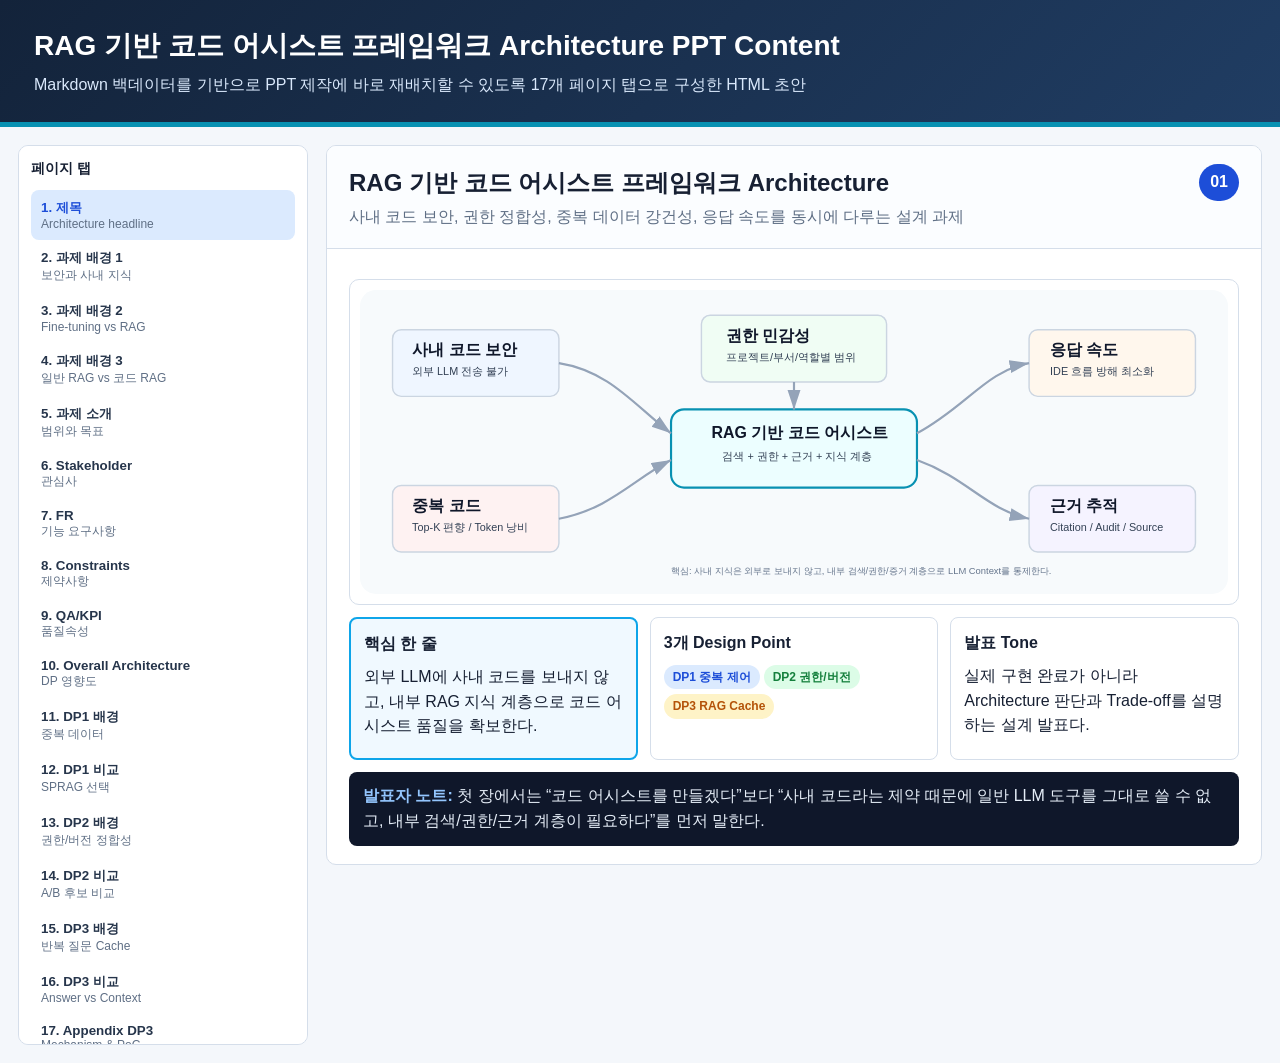
<file: docs/html/index.html>
<!doctype html>
<html lang="ko">
<head>
  <meta charset="utf-8">
  <meta name="viewport" content="width=device-width, initial-scale=1">
  <meta http-equiv="refresh" content="0; url=ppt_content_pages.html">
  <title>RAG Architecture PPT Content</title>
  <link rel="canonical" href="ppt_content_pages.html">
</head>
<body>
  <p><a href="ppt_content_pages.html">PPT content page로 이동</a></p>
</body>
</html>
</file>
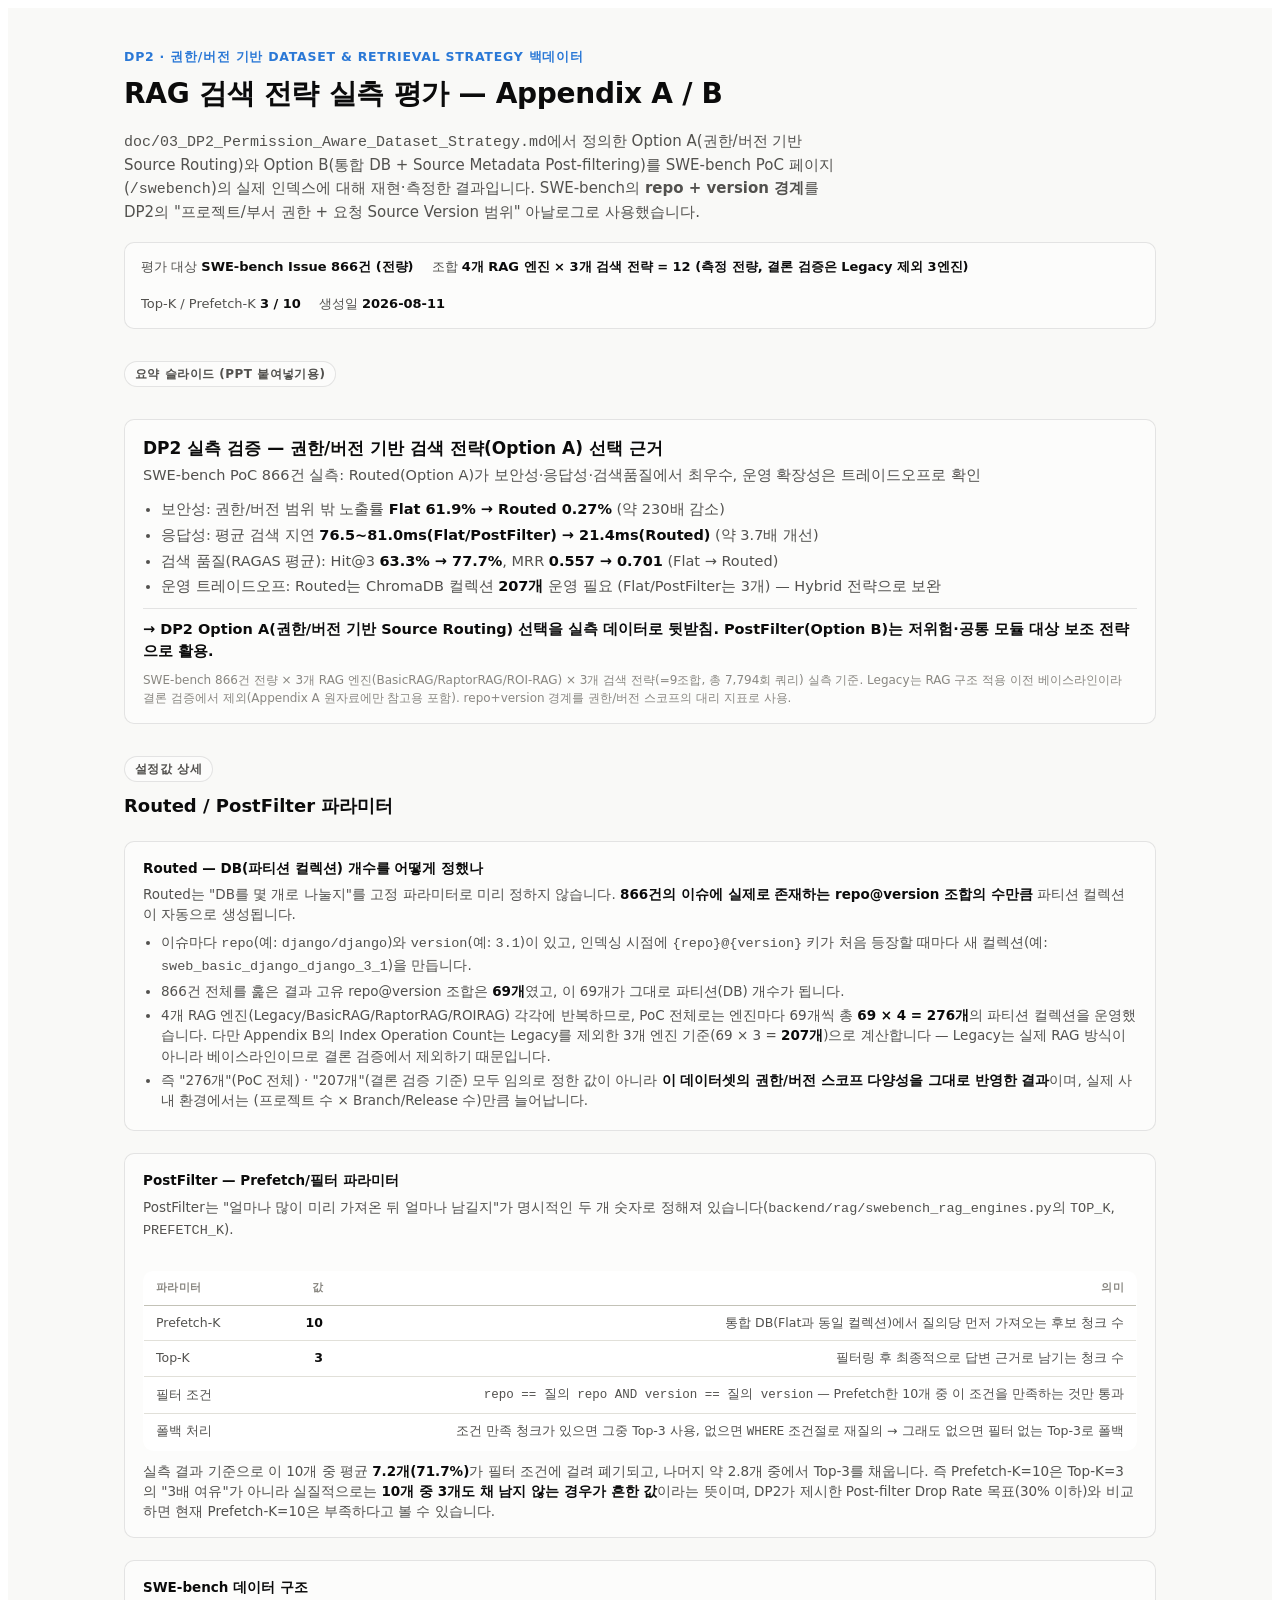
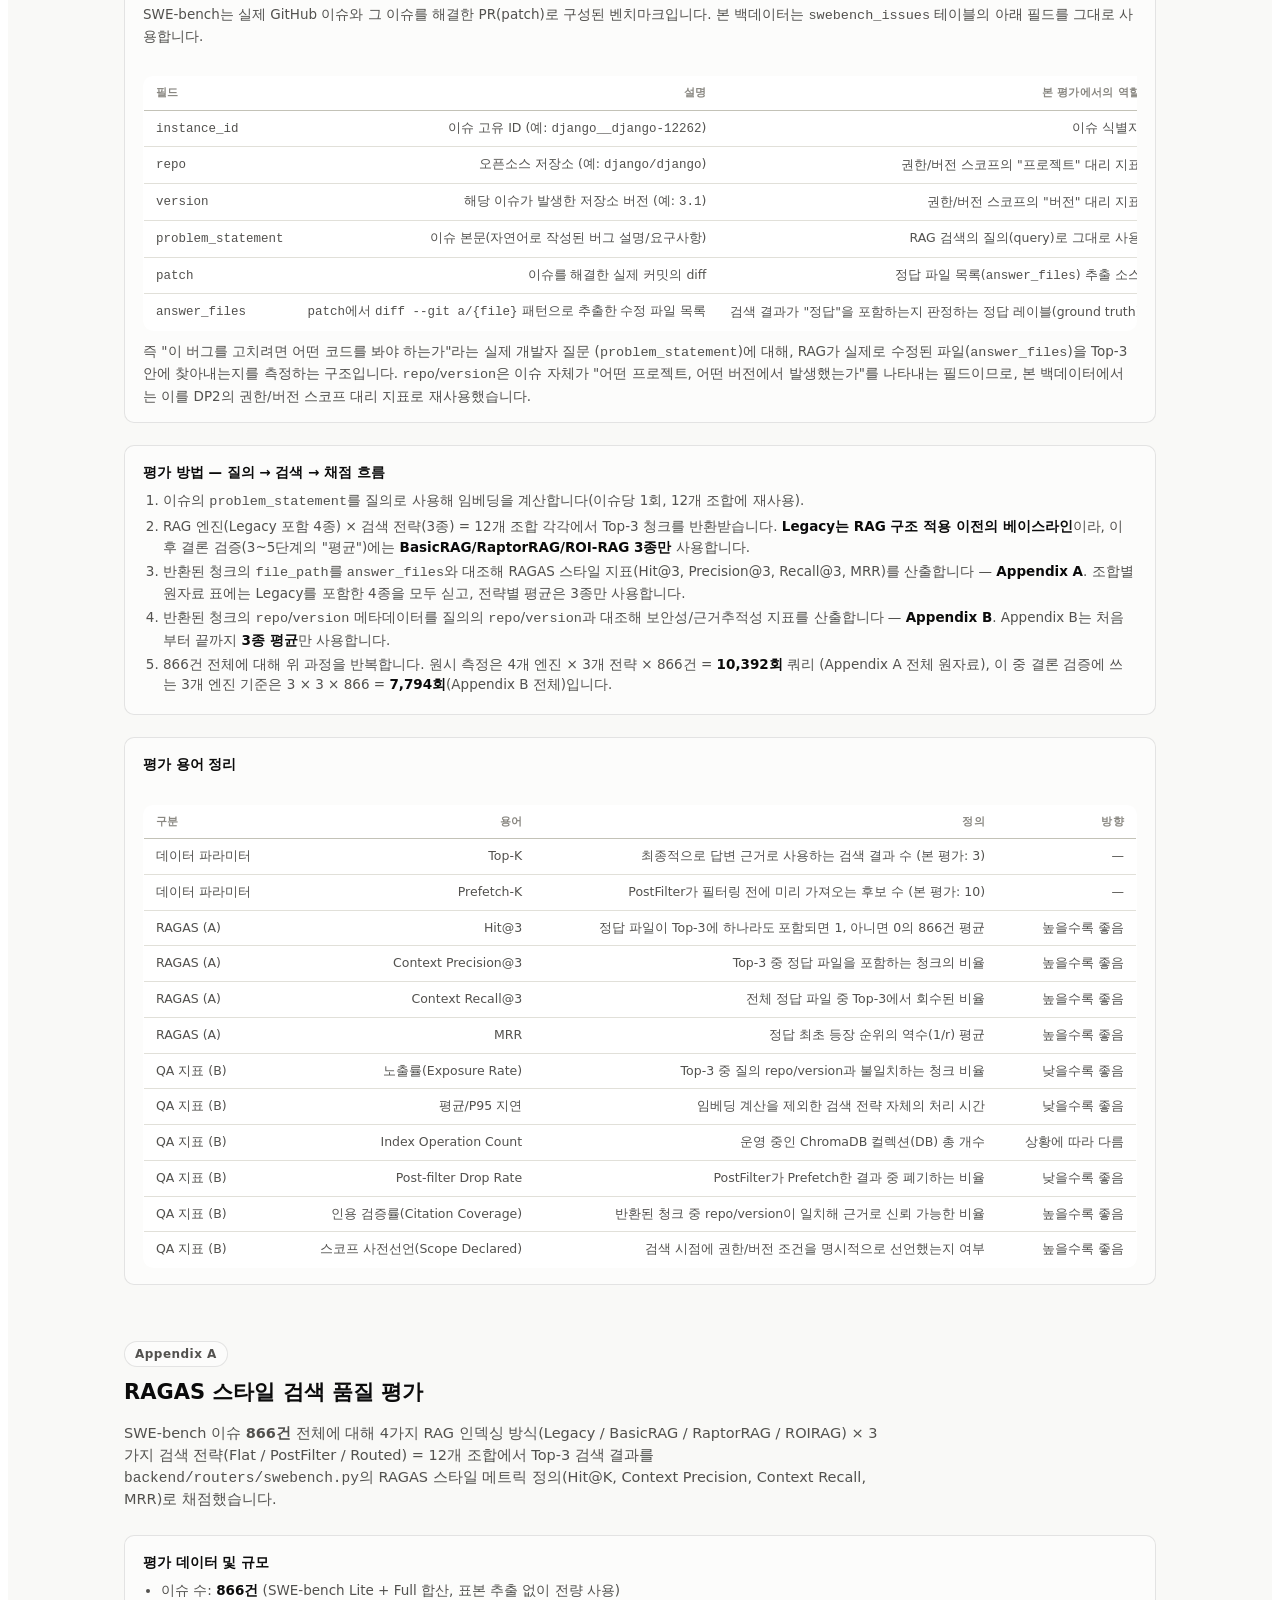
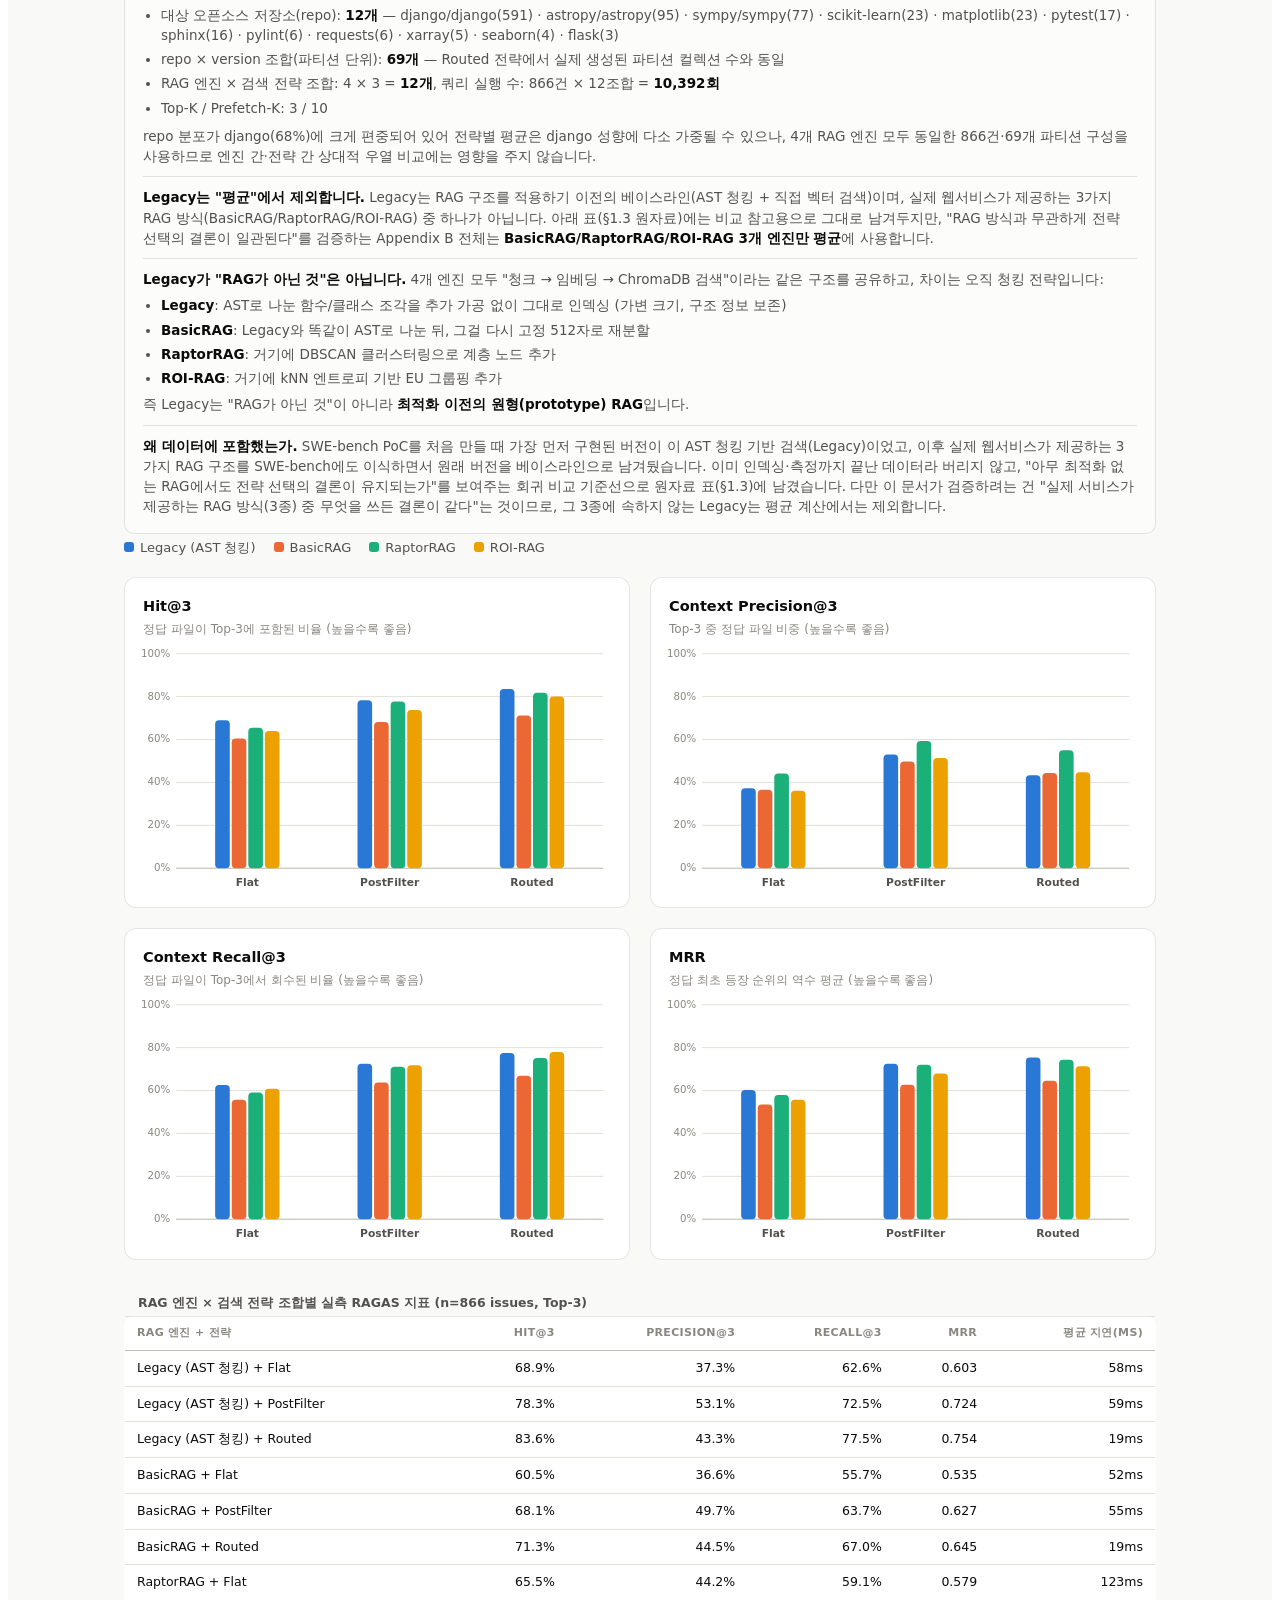
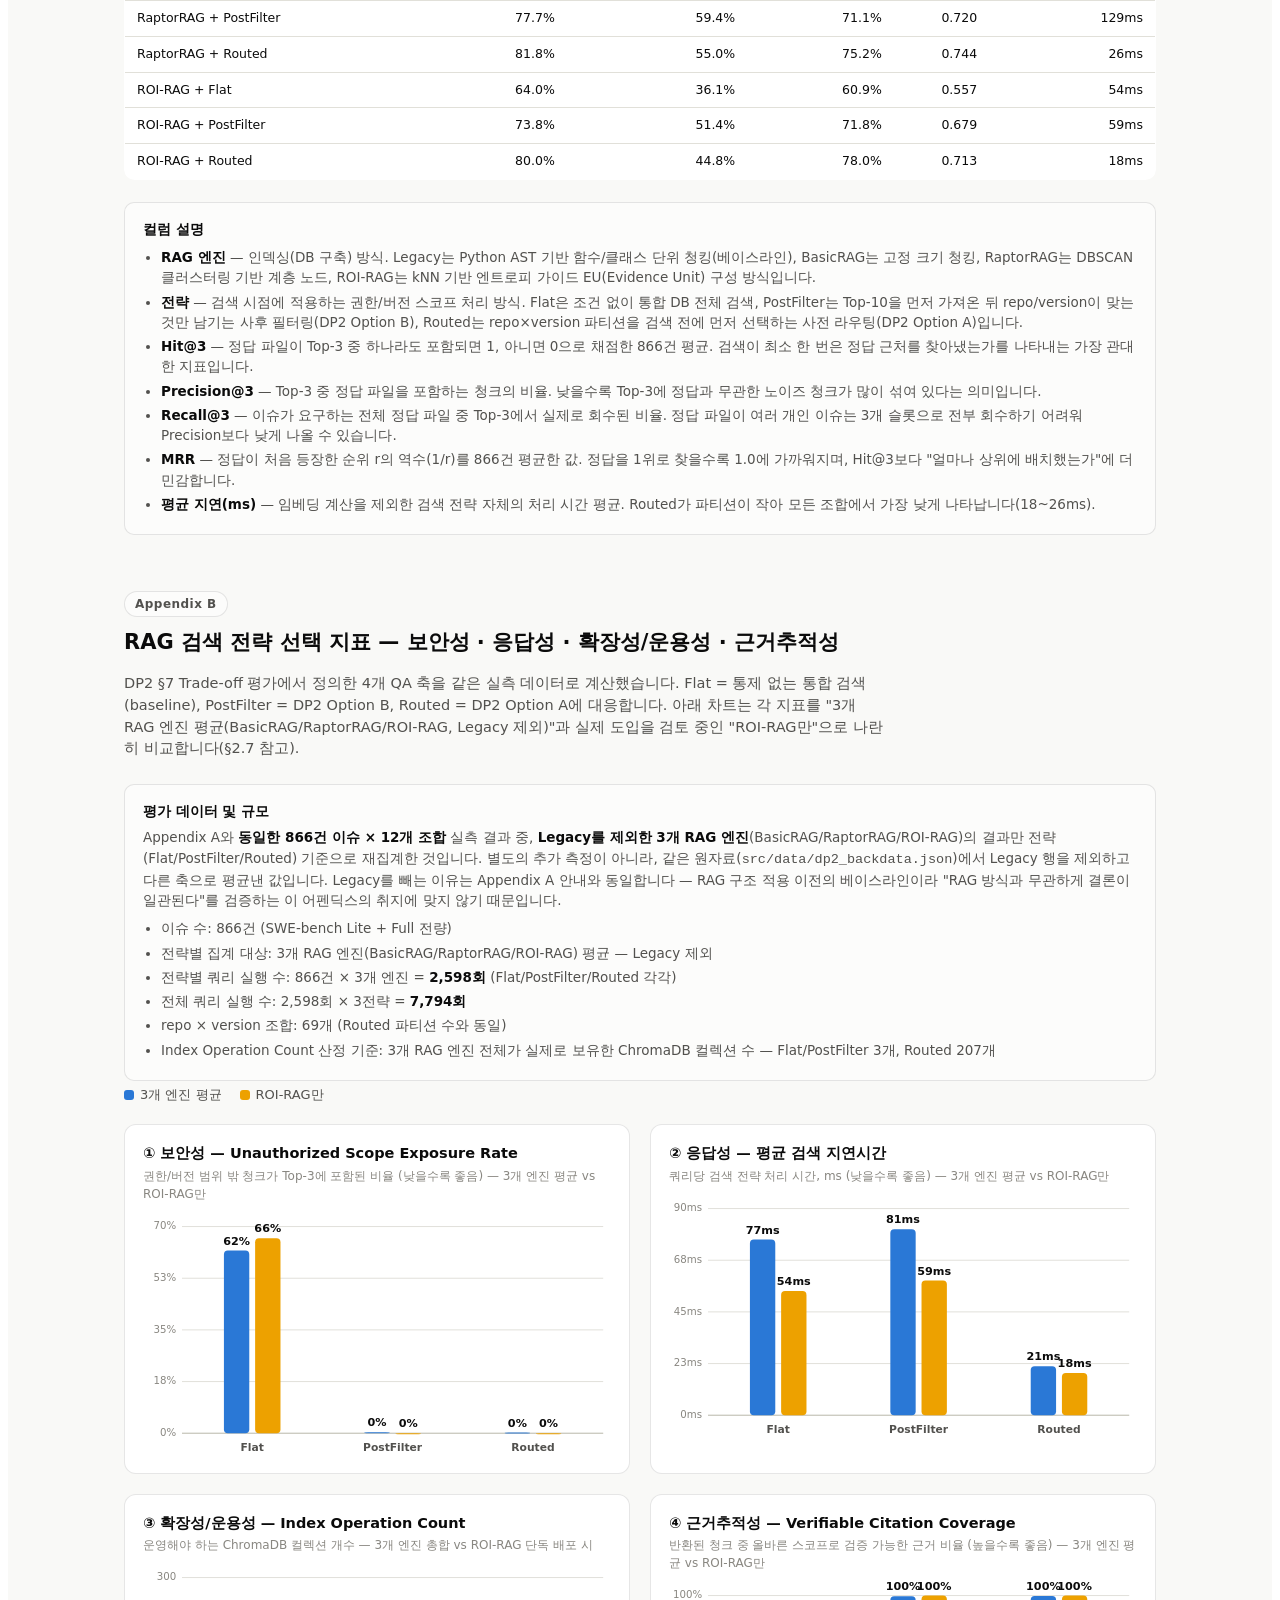
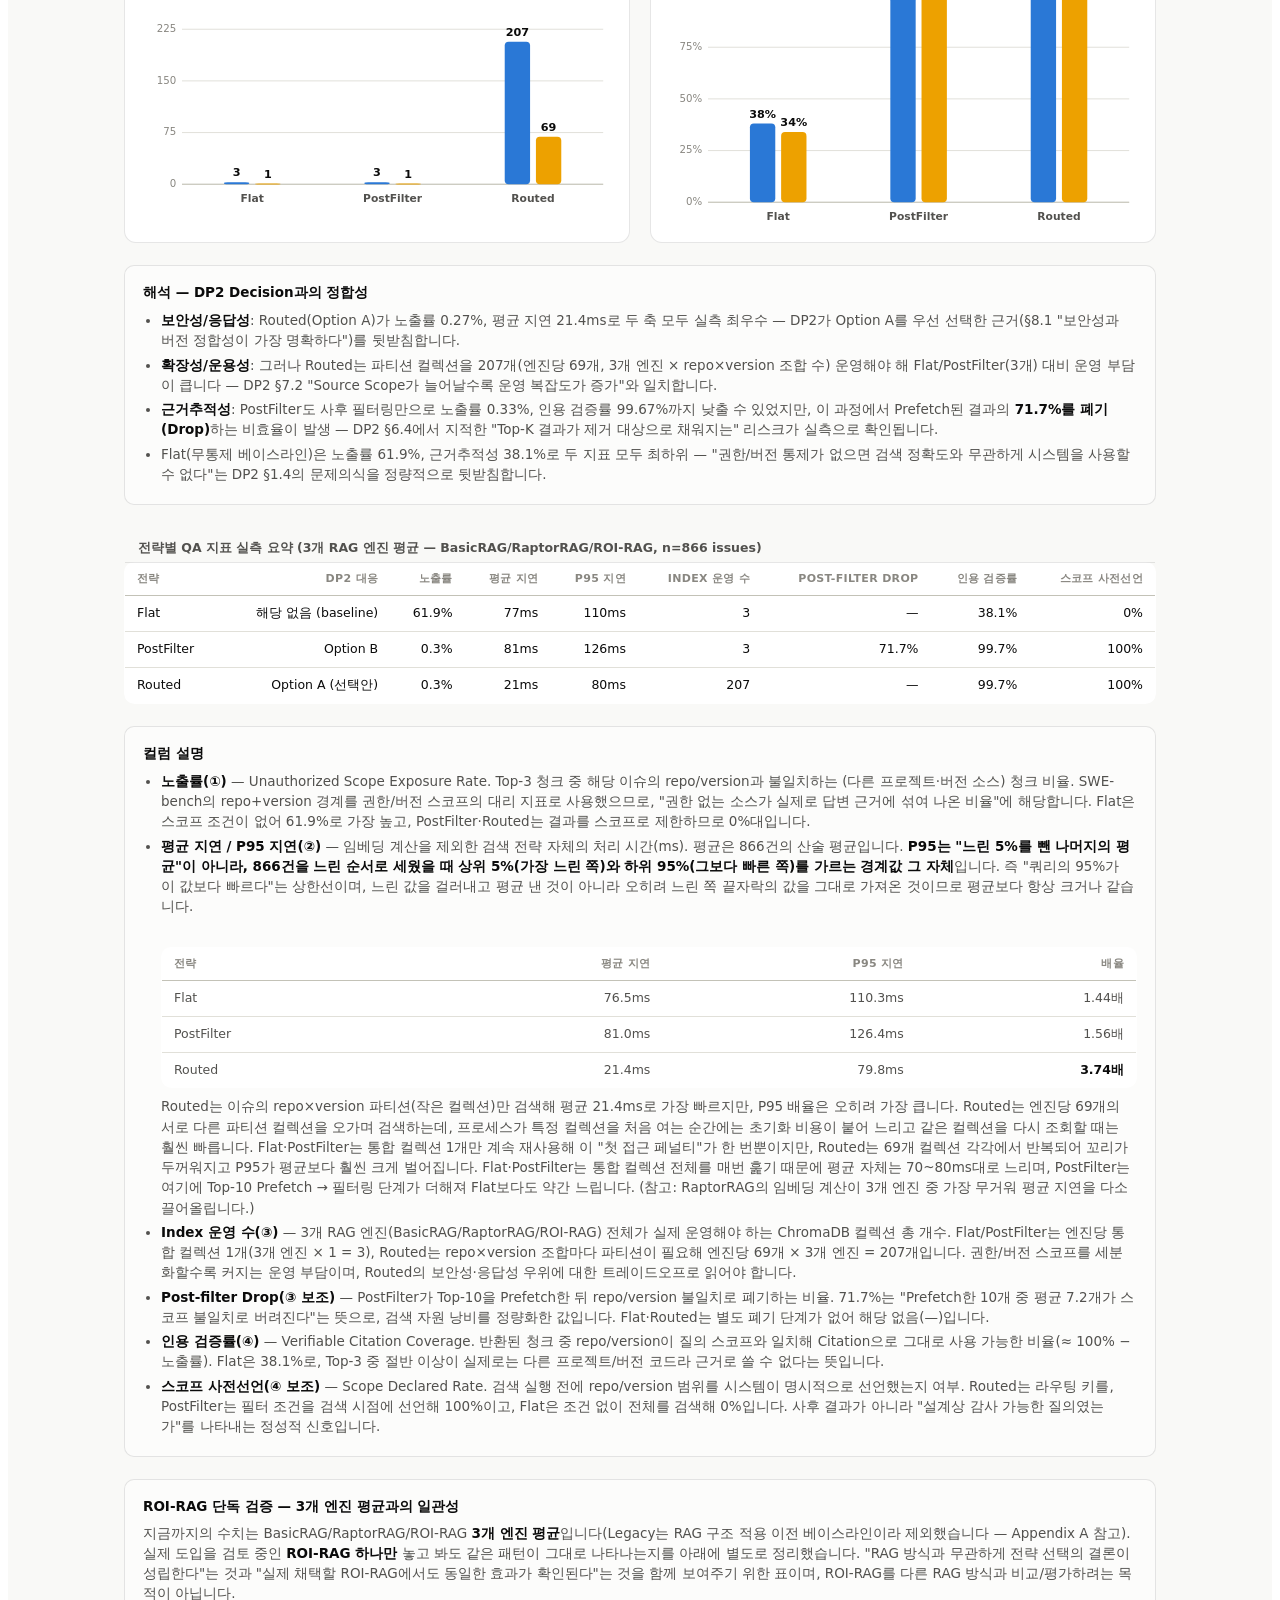
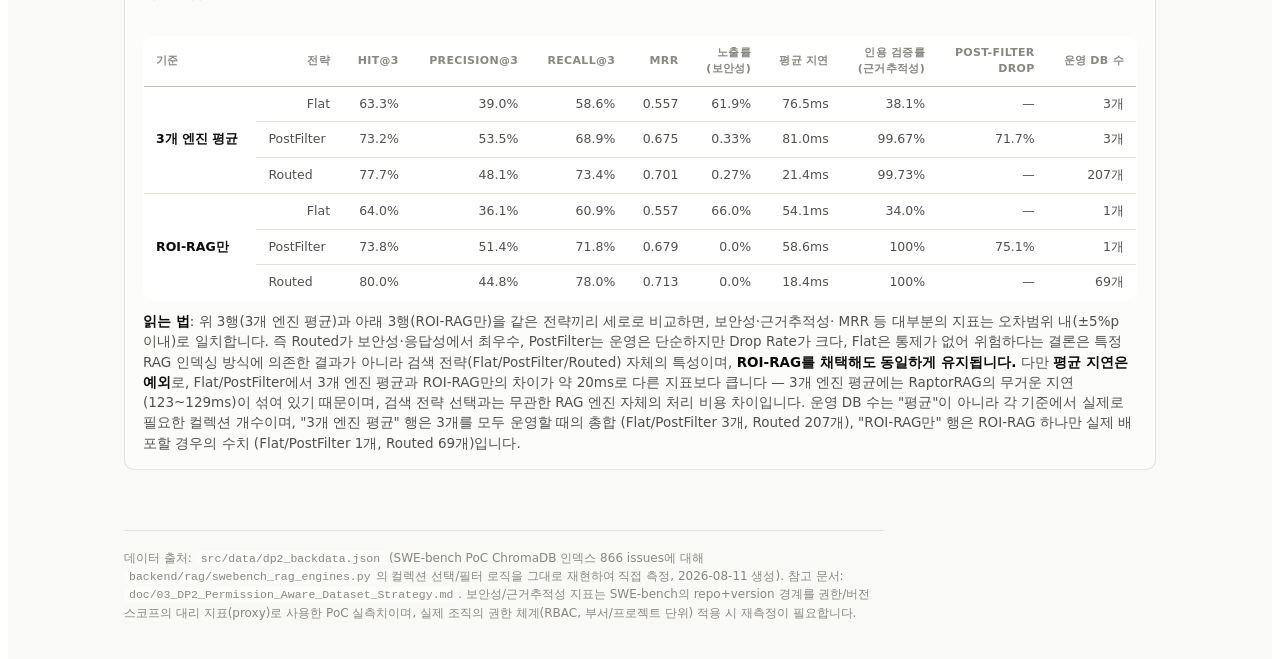
<file: doc/03_DP2_Permission_Aware_Dataset_Strategy_Appendix.html>
<!doctype html>
<html lang="ko">
<head>
<meta charset="UTF-8">
<meta name="viewport" content="width=device-width, initial-scale=1">
<title>DP2 백데이터 — RAG 검색 전략 실측 평가</title>
<style>
  .viz-root {
    color-scheme: light;
    --surface-1:      #fcfcfb;
    --page-plane:     #f9f9f7;
    --text-primary:   #0b0b0b;
    --text-secondary: #52514e;
    --text-muted:     #898781;
    --gridline:       #e1e0d9;
    --baseline:       #c3c2b7;
    --border:         rgba(11,11,11,0.10);
    --card-bg:        #ffffff;

    --s-blue:    #2a78d6;
    --s-orange:  #eb6834;
    --s-aqua:    #1baf7a;
    --s-yellow:  #eda100;

    --good: #0ca30c;
    --critical: #d03b3b;
  }
  @media (prefers-color-scheme: dark) {
    :root:where(:not([data-theme="light"])) .viz-root {
      color-scheme: dark;
      --surface-1:      #1a1a19;
      --page-plane:     #0d0d0d;
      --text-primary:   #ffffff;
      --text-secondary: #c3c2b7;
      --text-muted:     #898781;
      --gridline:       #2c2c2a;
      --baseline:       #383835;
      --border:         rgba(255,255,255,0.10);
      --card-bg:        #232322;

      --s-blue:    #3987e5;
      --s-orange:  #d95926;
      --s-aqua:    #199e70;
      --s-yellow:  #c98500;

      --good: #0ca30c;
      --critical: #e66767;
    }
  }
  :root[data-theme="dark"] .viz-root {
    color-scheme: dark;
    --surface-1:      #1a1a19;
    --page-plane:     #0d0d0d;
    --text-primary:   #ffffff;
    --text-secondary: #c3c2b7;
    --text-muted:     #898781;
    --gridline:       #2c2c2a;
    --baseline:       #383835;
    --border:         rgba(255,255,255,0.10);
    --card-bg:        #232322;

    --s-blue:    #3987e5;
    --s-orange:  #d95926;
    --s-aqua:    #199e70;
    --s-yellow:  #c98500;

    --good: #0ca30c;
    --critical: #e66767;
  }

  .viz-root {
    background: var(--page-plane);
    color: var(--text-primary);
    font-family: system-ui, -apple-system, "Segoe UI", sans-serif;
    line-height: 1.5;
    padding: 0 0 64px 0;
  }
  .viz-root * { box-sizing: border-box; }

  .wrap { max-width: 1080px; margin: 0 auto; padding: 40px 24px 0; }

  header.page-header { margin-bottom: 8px; }
  .eyebrow {
    font-size: 12.5px; font-weight: 700; letter-spacing: .06em; text-transform: uppercase;
    color: var(--s-blue);
  }
  h1 { font-size: 28px; font-weight: 700; margin: 6px 0 8px; letter-spacing: -0.01em; }
  .subtitle { color: var(--text-secondary); font-size: 15px; max-width: 720px; }
  .meta-row {
    display: flex; gap: 18px; flex-wrap: wrap; margin-top: 18px; padding: 14px 16px;
    background: var(--surface-1); border: 1px solid var(--border); border-radius: 10px;
    font-size: 13px; color: var(--text-secondary);
  }
  .meta-row b { color: var(--text-primary); font-weight: 600; }

  section.appendix { margin-top: 56px; }
  .appendix-tag {
    display: inline-block; font-size: 12px; font-weight: 700; letter-spacing: .04em;
    color: var(--text-secondary); background: var(--surface-1); border: 1px solid var(--border);
    border-radius: 999px; padding: 3px 10px; margin-bottom: 10px;
  }
  h2 { font-size: 21px; font-weight: 700; margin: 0 0 6px; }
  .section-desc { color: var(--text-secondary); font-size: 14.5px; max-width: 760px; margin-bottom: 24px; }

  .legend-row {
    display: flex; gap: 18px; flex-wrap: wrap; align-items: center;
    margin: 4px 0 20px; font-size: 13px; color: var(--text-secondary);
  }
  .legend-item { display: flex; align-items: center; gap: 6px; }
  .legend-swatch { width: 10px; height: 10px; border-radius: 3px; flex: none; }

  .chart-grid {
    display: grid; grid-template-columns: 1fr 1fr; gap: 20px;
  }
  @media (max-width: 760px) { .chart-grid { grid-template-columns: 1fr; } }

  .chart-card {
    background: var(--card-bg); border: 1px solid var(--border); border-radius: 12px;
    padding: 18px 18px 10px;
  }
  .chart-card h3 { font-size: 14.5px; font-weight: 700; margin: 0 0 2px; }
  .chart-card .chart-sub { font-size: 12px; color: var(--text-muted); margin-bottom: 6px; }
  .chart-card svg { width: 100%; height: auto; display: block; overflow: visible; }

  .axis-label { fill: var(--text-muted); font-size: 10.5px; }
  .grid-line { stroke: var(--gridline); stroke-width: 1; }
  .base-line { stroke: var(--baseline); stroke-width: 1; }
  .cat-label { fill: var(--text-secondary); font-size: 11px; font-weight: 600; }
  .val-label { fill: var(--text-primary); font-size: 11.5px; font-weight: 700; }

  .bar-rect { cursor: pointer; }

  .tooltip {
    position: fixed; pointer-events: none; z-index: 999;
    background: var(--text-primary); color: var(--surface-1);
    font-size: 12px; padding: 6px 10px; border-radius: 6px;
    opacity: 0; transform: translate(-50%, -100%); transition: opacity .08s ease;
    white-space: nowrap; font-weight: 600;
  }
  :root:not([data-theme="light"]) .tooltip { }
  .tooltip.show { opacity: 1; }

  table.data-table {
    width: 100%; border-collapse: collapse; font-size: 12.5px; margin-top: 22px;
    background: var(--card-bg); border: 1px solid var(--border); border-radius: 10px;
    overflow: hidden;
  }
  table.data-table caption {
    text-align: left; font-size: 12.5px; font-weight: 700; color: var(--text-secondary);
    padding: 12px 14px 4px; caption-side: top;
  }
  .table-scroll { overflow-x: auto; border-radius: 10px; }
  table.data-table th, table.data-table td {
    padding: 8px 12px; text-align: right; border-bottom: 1px solid var(--gridline);
    font-variant-numeric: tabular-nums; white-space: nowrap;
  }
  table.data-table th:first-child, table.data-table td:first-child { text-align: left; font-variant-numeric: normal; }
  table.data-table thead th {
    color: var(--text-muted); font-weight: 600; font-size: 11px; text-transform: uppercase;
    letter-spacing: .03em; border-bottom: 1px solid var(--baseline);
  }
  table.data-table tbody tr:last-child td { border-bottom: none; }
  table.data-table tbody tr:hover { background: var(--surface-1); }
  .badge {
    display: inline-block; font-size: 10.5px; font-weight: 700; padding: 1px 7px;
    border-radius: 999px; margin-left: 6px;
  }
  .badge-good { color: var(--good); background: color-mix(in srgb, var(--good) 15%, transparent); }
  .badge-critical { color: var(--critical); background: color-mix(in srgb, var(--critical) 15%, transparent); }

  .callout {
    margin-top: 22px; padding: 16px 18px; border-radius: 10px;
    background: var(--surface-1); border: 1px solid var(--border); font-size: 13.5px;
    color: var(--text-secondary);
  }
  .callout b { color: var(--text-primary); }
  .callout ul { margin: 8px 0 0; padding-left: 18px; }
  .callout li { margin-bottom: 4px; }

  .two-col { display: grid; grid-template-columns: 1fr 1fr; gap: 20px; margin-top: 22px; }
  @media (max-width: 760px) { .two-col { grid-template-columns: 1fr; } }

  footer.page-footer {
    margin-top: 60px; padding-top: 18px; border-top: 1px solid var(--border);
    font-size: 12px; color: var(--text-muted); max-width: 760px;
  }
  footer.page-footer code {
    background: var(--surface-1); padding: 1px 5px; border-radius: 4px; font-size: 11.5px;
  }
</style>
</head>
<body>

<div class="viz-root">
<div class="wrap">

  <header class="page-header">
    <div class="eyebrow">DP2 · 권한/버전 기반 Dataset &amp; Retrieval Strategy 백데이터</div>
    <h1>RAG 검색 전략 실측 평가 — Appendix A / B</h1>
    <p class="subtitle">
      <code>doc/03_DP2_Permission_Aware_Dataset_Strategy.md</code>에서 정의한 Option A(권한/버전 기반 Source
      Routing)와 Option B(통합 DB + Source Metadata Post-filtering)를 SWE-bench PoC 페이지(<code>/swebench</code>)의
      실제 인덱스에 대해 재현·측정한 결과입니다. SWE-bench의 <b>repo + version 경계</b>를 DP2의
      "프로젝트/부서 권한 + 요청 Source Version 범위" 아날로그로 사용했습니다.
    </p>
    <div class="meta-row" id="meta-row"></div>
  </header>

  <section class="appendix" style="margin-top:32px;">
    <div class="appendix-tag">요약 슬라이드 (PPT 붙여넣기용)</div>
    <div class="callout" style="font-size:14.5px;">
      <div style="font-size:17px; font-weight:700; color:var(--text-primary); margin-bottom:4px;">
        DP2 실측 검증 — 권한/버전 기반 검색 전략(Option A) 선택 근거
      </div>
      <div style="margin-bottom:12px; color:var(--text-secondary);">
        SWE-bench PoC 866건 실측: Routed(Option A)가 보안성·응답성·검색품질에서 최우수, 운영 확장성은 트레이드오프로 확인
      </div>
      <ul>
        <li>보안성: 권한/버전 범위 밖 노출률 <b>Flat 61.9% → Routed 0.27%</b> (약 230배 감소)</li>
        <li>응답성: 평균 검색 지연 <b>76.5~81.0ms(Flat/PostFilter) → 21.4ms(Routed)</b> (약 3.7배 개선)</li>
        <li>검색 품질(RAGAS 평균): Hit@3 <b>63.3% → 77.7%</b>, MRR <b>0.557 → 0.701</b> (Flat → Routed)</li>
        <li>운영 트레이드오프: Routed는 ChromaDB 컬렉션 <b>207개</b> 운영 필요 (Flat/PostFilter는 3개) — Hybrid 전략으로 보완</li>
      </ul>
      <div style="margin-top:10px; padding-top:10px; border-top:1px solid var(--border); color:var(--text-primary); font-weight:600;">
        → DP2 Option A(권한/버전 기반 Source Routing) 선택을 실측 데이터로 뒷받침. PostFilter(Option B)는 저위험·공통
        모듈 대상 보조 전략으로 활용.
      </div>
      <div style="margin-top:8px; font-size:12px; color:var(--text-muted);">
        SWE-bench 866건 전량 × 3개 RAG 엔진(BasicRAG/RaptorRAG/ROI-RAG) × 3개 검색 전략(=9조합, 총 7,794회 쿼리)
        실측 기준. Legacy는 RAG 구조 적용 이전 베이스라인이라 결론 검증에서 제외(Appendix A 원자료에만 참고용
        포함). repo+version 경계를 권한/버전 스코프의 대리 지표로 사용.
      </div>
    </div>
  </section>

  <section class="appendix" style="margin-top:32px;">
    <div class="appendix-tag">설정값 상세</div>
    <h2 style="font-size:18px;">Routed / PostFilter 파라미터</h2>

    <div class="callout">
      <b>Routed — DB(파티션 컬렉션) 개수를 어떻게 정했나</b>
      <div style="margin-top:6px;">Routed는 "DB를 몇 개로 나눌지"를 고정 파라미터로 미리 정하지 않습니다.
      <b>866건의 이슈에 실제로 존재하는 repo@version 조합의 수만큼</b> 파티션 컬렉션이 자동으로 생성됩니다.</div>
      <ul style="margin-top:8px;">
        <li>이슈마다 <code>repo</code>(예: <code>django/django</code>)와 <code>version</code>(예: <code>3.1</code>)이
        있고, 인덱싱 시점에 <code>{repo}@{version}</code> 키가 처음 등장할 때마다 새 컬렉션(예:
        <code>sweb_basic_django_django_3_1</code>)을 만듭니다.</li>
        <li>866건 전체를 훑은 결과 고유 repo@version 조합은 <b>69개</b>였고, 이 69개가 그대로 파티션(DB) 개수가 됩니다.</li>
        <li>4개 RAG 엔진(Legacy/BasicRAG/RaptorRAG/ROIRAG) 각각에 반복하므로, PoC 전체로는 엔진마다 69개씩 총
        <b>69 × 4 = 276개</b>의 파티션 컬렉션을 운영했습니다. 다만 Appendix B의 Index Operation Count는 Legacy를
        제외한 3개 엔진 기준(69 × 3 = <b>207개</b>)으로 계산합니다 — Legacy는 실제 RAG 방식이 아니라 베이스라인이므로
        결론 검증에서 제외하기 때문입니다.</li>
        <li>즉 "276개"(PoC 전체) · "207개"(결론 검증 기준) 모두 임의로 정한 값이 아니라 <b>이 데이터셋의 권한/버전
        스코프 다양성을 그대로 반영한 결과</b>이며, 실제 사내 환경에서는 (프로젝트 수 × Branch/Release 수)만큼
        늘어납니다.</li>
      </ul>
    </div>

    <div class="callout">
      <b>PostFilter — Prefetch/필터 파라미터</b>
      <div style="margin-top:6px;">PostFilter는 "얼마나 많이 미리 가져온 뒤 얼마나 남길지"가 명시적인 두 개 숫자로
      정해져 있습니다(<code>backend/rag/swebench_rag_engines.py</code>의 <code>TOP_K</code>, <code>PREFETCH_K</code>).</div>
      <div class="table-scroll" style="margin-top:8px;">
        <table class="data-table">
          <thead><tr><th>파라미터</th><th>값</th><th>의미</th></tr></thead>
          <tbody>
            <tr><td>Prefetch-K</td><td><b>10</b></td><td>통합 DB(Flat과 동일 컬렉션)에서 질의당 먼저 가져오는 후보 청크 수</td></tr>
            <tr><td>Top-K</td><td><b>3</b></td><td>필터링 후 최종적으로 답변 근거로 남기는 청크 수</td></tr>
            <tr><td>필터 조건</td><td colspan="2"><code>repo == 질의 repo AND version == 질의 version</code> — Prefetch한 10개 중 이 조건을 만족하는 것만 통과</td></tr>
            <tr><td>폴백 처리</td><td colspan="2">조건 만족 청크가 있으면 그중 Top-3 사용, 없으면 <code>WHERE</code> 조건절로 재질의 → 그래도 없으면 필터 없는 Top-3로 폴백</td></tr>
          </tbody>
        </table>
      </div>
      <div style="margin-top:10px;">실측 결과 기준으로 이 10개 중 평균 <b>7.2개(71.7%)</b>가 필터 조건에 걸려
      폐기되고, 나머지 약 2.8개 중에서 Top-3를 채웁니다. 즉 Prefetch-K=10은 Top-K=3의 "3배 여유"가 아니라
      실질적으로는 <b>10개 중 3개도 채 남지 않는 경우가 흔한 값</b>이라는 뜻이며, DP2가 제시한 Post-filter Drop
      Rate 목표(30% 이하)와 비교하면 현재 Prefetch-K=10은 부족하다고 볼 수 있습니다.</div>
    </div>

    <div class="callout">
      <b>SWE-bench 데이터 구조</b>
      <div style="margin-top:6px;">SWE-bench는 실제 GitHub 이슈와 그 이슈를 해결한 PR(patch)로 구성된 벤치마크입니다.
      본 백데이터는 <code>swebench_issues</code> 테이블의 아래 필드를 그대로 사용합니다.</div>
      <div class="table-scroll" style="margin-top:8px;">
        <table class="data-table">
          <thead><tr><th>필드</th><th>설명</th><th>본 평가에서의 역할</th></tr></thead>
          <tbody>
            <tr><td><code>instance_id</code></td><td>이슈 고유 ID (예: <code>django__django-12262</code>)</td><td>이슈 식별자</td></tr>
            <tr><td><code>repo</code></td><td>오픈소스 저장소 (예: <code>django/django</code>)</td><td>권한/버전 스코프의 "프로젝트" 대리 지표</td></tr>
            <tr><td><code>version</code></td><td>해당 이슈가 발생한 저장소 버전 (예: <code>3.1</code>)</td><td>권한/버전 스코프의 "버전" 대리 지표</td></tr>
            <tr><td><code>problem_statement</code></td><td>이슈 본문(자연어로 작성된 버그 설명/요구사항)</td><td>RAG 검색의 질의(query)로 그대로 사용</td></tr>
            <tr><td><code>patch</code></td><td>이슈를 해결한 실제 커밋의 diff</td><td>정답 파일 목록(<code>answer_files</code>) 추출 소스</td></tr>
            <tr><td><code>answer_files</code></td><td><code>patch</code>에서 <code>diff --git a/{file}</code> 패턴으로 추출한 수정 파일 목록</td><td>검색 결과가 "정답"을 포함하는지 판정하는 정답 레이블(ground truth)</td></tr>
          </tbody>
        </table>
      </div>
      <div style="margin-top:10px;">즉 "이 버그를 고치려면 어떤 코드를 봐야 하는가"라는 실제 개발자 질문
      (<code>problem_statement</code>)에 대해, RAG가 실제로 수정된 파일(<code>answer_files</code>)을 Top-3 안에
      찾아내는지를 측정하는 구조입니다. <code>repo</code>/<code>version</code>은 이슈 자체가 "어떤 프로젝트,
      어떤 버전에서 발생했는가"를 나타내는 필드이므로, 본 백데이터에서는 이를 DP2의 권한/버전 스코프 대리 지표로
      재사용했습니다.</div>
    </div>

    <div class="callout">
      <b>평가 방법 — 질의 → 검색 → 채점 흐름</b>
      <ol style="margin:8px 0 0; padding-left: 20px;">
        <li>이슈의 <code>problem_statement</code>를 질의로 사용해 임베딩을 계산합니다(이슈당 1회, 12개 조합에 재사용).</li>
        <li>RAG 엔진(Legacy 포함 4종) × 검색 전략(3종) = 12개 조합 각각에서 Top-3 청크를 반환받습니다. <b>Legacy는
        RAG 구조 적용 이전의 베이스라인</b>이라, 이후 결론 검증(3~5단계의 "평균")에는 <b>BasicRAG/RaptorRAG/ROI-RAG
        3종만</b> 사용합니다.</li>
        <li>반환된 청크의 <code>file_path</code>를 <code>answer_files</code>와 대조해 RAGAS 스타일 지표(Hit@3,
        Precision@3, Recall@3, MRR)를 산출합니다 — <b>Appendix A</b>. 조합별 원자료 표에는 Legacy를 포함한 4종을
        모두 싣고, 전략별 평균은 3종만 사용합니다.</li>
        <li>반환된 청크의 <code>repo</code>/<code>version</code> 메타데이터를 질의의 <code>repo</code>/<code>version</code>과
        대조해 보안성/근거추적성 지표를 산출합니다 — <b>Appendix B</b>. Appendix B는 처음부터 끝까지 <b>3종
        평균</b>만 사용합니다.</li>
        <li>866건 전체에 대해 위 과정을 반복합니다. 원시 측정은 4개 엔진 × 3개 전략 × 866건 = <b>10,392회</b> 쿼리
        (Appendix A 전체 원자료), 이 중 결론 검증에 쓰는 3개 엔진 기준은 3 × 3 × 866 = <b>7,794회</b>(Appendix B
        전체)입니다.</li>
      </ol>
    </div>

    <div class="callout">
      <b>평가 용어 정리</b>
      <div class="table-scroll" style="margin-top:8px;">
        <table class="data-table">
          <thead><tr><th>구분</th><th>용어</th><th>정의</th><th>방향</th></tr></thead>
          <tbody>
            <tr><td>데이터 파라미터</td><td>Top-K</td><td colspan="1">최종적으로 답변 근거로 사용하는 검색 결과 수 (본 평가: 3)</td><td>—</td></tr>
            <tr><td>데이터 파라미터</td><td>Prefetch-K</td><td>PostFilter가 필터링 전에 미리 가져오는 후보 수 (본 평가: 10)</td><td>—</td></tr>
            <tr><td>RAGAS (A)</td><td>Hit@3</td><td>정답 파일이 Top-3에 하나라도 포함되면 1, 아니면 0의 866건 평균</td><td>높을수록 좋음</td></tr>
            <tr><td>RAGAS (A)</td><td>Context Precision@3</td><td>Top-3 중 정답 파일을 포함하는 청크의 비율</td><td>높을수록 좋음</td></tr>
            <tr><td>RAGAS (A)</td><td>Context Recall@3</td><td>전체 정답 파일 중 Top-3에서 회수된 비율</td><td>높을수록 좋음</td></tr>
            <tr><td>RAGAS (A)</td><td>MRR</td><td>정답 최초 등장 순위의 역수(1/r) 평균</td><td>높을수록 좋음</td></tr>
            <tr><td>QA 지표 (B)</td><td>노출률(Exposure Rate)</td><td>Top-3 중 질의 repo/version과 불일치하는 청크 비율</td><td>낮을수록 좋음</td></tr>
            <tr><td>QA 지표 (B)</td><td>평균/P95 지연</td><td>임베딩 계산을 제외한 검색 전략 자체의 처리 시간</td><td>낮을수록 좋음</td></tr>
            <tr><td>QA 지표 (B)</td><td>Index Operation Count</td><td>운영 중인 ChromaDB 컬렉션(DB) 총 개수</td><td>상황에 따라 다름</td></tr>
            <tr><td>QA 지표 (B)</td><td>Post-filter Drop Rate</td><td>PostFilter가 Prefetch한 결과 중 폐기하는 비율</td><td>낮을수록 좋음</td></tr>
            <tr><td>QA 지표 (B)</td><td>인용 검증률(Citation Coverage)</td><td>반환된 청크 중 repo/version이 일치해 근거로 신뢰 가능한 비율</td><td>높을수록 좋음</td></tr>
            <tr><td>QA 지표 (B)</td><td>스코프 사전선언(Scope Declared)</td><td>검색 시점에 권한/버전 조건을 명시적으로 선언했는지 여부</td><td>높을수록 좋음</td></tr>
          </tbody>
        </table>
      </div>
    </div>
  </section>

  <!-- ============ Appendix A ============ -->
  <section class="appendix" id="appendix-a">
    <div class="appendix-tag">Appendix A</div>
    <h2>RAGAS 스타일 검색 품질 평가</h2>
    <p class="section-desc">
      SWE-bench 이슈 <b>866건</b> 전체에 대해 4가지 RAG 인덱싱 방식(Legacy / BasicRAG / RaptorRAG / ROIRAG) ×
      3가지 검색 전략(Flat / PostFilter / Routed) = 12개 조합에서 Top‑3 검색 결과를 <code>backend/routers/swebench.py</code>의
      RAGAS 스타일 메트릭 정의(Hit@K, Context Precision, Context Recall, MRR)로 채점했습니다.
    </p>

    <div class="callout">
      <b>평가 데이터 및 규모</b>
      <ul>
        <li>이슈 수: <b>866건</b> (SWE-bench Lite + Full 합산, 표본 추출 없이 전량 사용)</li>
        <li>대상 오픈소스 저장소(repo): <b>12개</b> — django/django(591) · astropy/astropy(95) · sympy/sympy(77) ·
        scikit-learn(23) · matplotlib(23) · pytest(17) · sphinx(16) · pylint(6) · requests(6) · xarray(5) ·
        seaborn(4) · flask(3)</li>
        <li>repo × version 조합(파티션 단위): <b>69개</b> — Routed 전략에서 실제 생성된 파티션 컬렉션 수와 동일</li>
        <li>RAG 엔진 × 검색 전략 조합: 4 × 3 = <b>12개</b>, 쿼리 실행 수: 866건 × 12조합 = <b>10,392회</b></li>
        <li>Top-K / Prefetch-K: 3 / 10</li>
      </ul>
      <div style="margin-top:8px;">repo 분포가 django(68%)에 크게 편중되어 있어 전략별 평균은 django 성향에 다소
      가중될 수 있으나, 4개 RAG 엔진 모두 동일한 866건·69개 파티션 구성을 사용하므로 엔진 간·전략 간 상대적 우열
      비교에는 영향을 주지 않습니다.</div>
      <div style="margin-top:10px; padding-top:10px; border-top:1px solid var(--border);">
        <b>Legacy는 "평균"에서 제외합니다.</b> Legacy는 RAG 구조를 적용하기 이전의 베이스라인(AST 청킹 + 직접
        벡터 검색)이며, 실제 웹서비스가 제공하는 3가지 RAG 방식(BasicRAG/RaptorRAG/ROI-RAG) 중 하나가 아닙니다.
        아래 표(§1.3 원자료)에는 비교 참고용으로 그대로 남겨두지만, "RAG 방식과 무관하게 전략 선택의 결론이
        일관된다"를 검증하는 Appendix B 전체는 <b>BasicRAG/RaptorRAG/ROI-RAG 3개 엔진만 평균</b>에 사용합니다.
      </div>
      <div style="margin-top:10px; padding-top:10px; border-top:1px solid var(--border);">
        <b>Legacy가 "RAG가 아닌 것"은 아닙니다.</b> 4개 엔진 모두 "청크 → 임베딩 → ChromaDB 검색"이라는 같은
        구조를 공유하고, 차이는 오직 청킹 전략입니다:
        <ul style="margin-top:6px;">
          <li><b>Legacy</b>: AST로 나눈 함수/클래스 조각을 추가 가공 없이 그대로 인덱싱 (가변 크기, 구조 정보 보존)</li>
          <li><b>BasicRAG</b>: Legacy와 똑같이 AST로 나눈 뒤, 그걸 다시 고정 512자로 재분할</li>
          <li><b>RaptorRAG</b>: 거기에 DBSCAN 클러스터링으로 계층 노드 추가</li>
          <li><b>ROI-RAG</b>: 거기에 kNN 엔트로피 기반 EU 그룹핑 추가</li>
        </ul>
        <div style="margin-top:6px;">즉 Legacy는 "RAG가 아닌 것"이 아니라 <b>최적화 이전의 원형(prototype)
        RAG</b>입니다.</div>
      </div>
      <div style="margin-top:10px; padding-top:10px; border-top:1px solid var(--border);">
        <b>왜 데이터에 포함했는가.</b> SWE-bench PoC를 처음 만들 때 가장 먼저 구현된 버전이 이 AST 청킹 기반
        검색(Legacy)이었고, 이후 실제 웹서비스가 제공하는 3가지 RAG 구조를 SWE-bench에도 이식하면서 원래 버전을
        베이스라인으로 남겨뒀습니다. 이미 인덱싱·측정까지 끝난 데이터라 버리지 않고, "아무 최적화 없는 RAG에서도
        전략 선택의 결론이 유지되는가"를 보여주는 회귀 비교 기준선으로 원자료 표(§1.3)에 남겼습니다. 다만 이
        문서가 검증하려는 건 "실제 서비스가 제공하는 RAG 방식(3종) 중 무엇을 쓰든 결론이 같다"는 것이므로, 그
        3종에 속하지 않는 Legacy는 평균 계산에서는 제외합니다.
      </div>
    </div>

    <div class="legend-row" id="legend-a"></div>
    <div class="chart-grid" id="charts-a"></div>

    <div class="table-scroll">
      <table class="data-table" id="table-a">
        <caption>RAG 엔진 × 검색 전략 조합별 실측 RAGAS 지표 (n=866 issues, Top‑3)</caption>
      </table>
    </div>

    <div class="callout">
      <b>컬럼 설명</b>
      <ul>
        <li><b>RAG 엔진</b> — 인덱싱(DB 구축) 방식. Legacy는 Python AST 기반 함수/클래스 단위 청킹(베이스라인),
        BasicRAG는 고정 크기 청킹, RaptorRAG는 DBSCAN 클러스터링 기반 계층 노드, ROI-RAG는 kNN 기반 엔트로피
        가이드 EU(Evidence Unit) 구성 방식입니다.</li>
        <li><b>전략</b> — 검색 시점에 적용하는 권한/버전 스코프 처리 방식. Flat은 조건 없이 통합 DB 전체 검색,
        PostFilter는 Top-10을 먼저 가져온 뒤 repo/version이 맞는 것만 남기는 사후 필터링(DP2 Option B), Routed는
        repo×version 파티션을 검색 전에 먼저 선택하는 사전 라우팅(DP2 Option A)입니다.</li>
        <li><b>Hit@3</b> — 정답 파일이 Top-3 중 하나라도 포함되면 1, 아니면 0으로 채점한 866건 평균. 검색이 최소
        한 번은 정답 근처를 찾아냈는가를 나타내는 가장 관대한 지표입니다.</li>
        <li><b>Precision@3</b> — Top-3 중 정답 파일을 포함하는 청크의 비율. 낮을수록 Top-3에 정답과 무관한 노이즈
        청크가 많이 섞여 있다는 의미입니다.</li>
        <li><b>Recall@3</b> — 이슈가 요구하는 전체 정답 파일 중 Top-3에서 실제로 회수된 비율. 정답 파일이 여러
        개인 이슈는 3개 슬롯으로 전부 회수하기 어려워 Precision보다 낮게 나올 수 있습니다.</li>
        <li><b>MRR</b> — 정답이 처음 등장한 순위 r의 역수(1/r)를 866건 평균한 값. 정답을 1위로 찾을수록 1.0에
        가까워지며, Hit@3보다 "얼마나 상위에 배치했는가"에 더 민감합니다.</li>
        <li><b>평균 지연(ms)</b> — 임베딩 계산을 제외한 검색 전략 자체의 처리 시간 평균. Routed가 파티션이 작아
        모든 조합에서 가장 낮게 나타납니다(18~26ms).</li>
      </ul>
    </div>
  </section>

  <!-- ============ Appendix B ============ -->
  <section class="appendix" id="appendix-b">
    <div class="appendix-tag">Appendix B</div>
    <h2>RAG 검색 전략 선택 지표 — 보안성 · 응답성 · 확장성/운용성 · 근거추적성</h2>
    <p class="section-desc">
      DP2 §7 Trade-off 평가에서 정의한 4개 QA 축을 같은 실측 데이터로 계산했습니다. Flat = 통제 없는 통합 검색
      (baseline), PostFilter = DP2 Option B, Routed = DP2 Option A에 대응합니다. 아래 차트는 각 지표를 "3개 RAG
      엔진 평균(BasicRAG/RaptorRAG/ROI-RAG, Legacy 제외)"과 실제 도입을 검토 중인 "ROI-RAG만"으로 나란히
      비교합니다(§2.7 참고).
    </p>

    <div class="callout">
      <b>평가 데이터 및 규모</b>
      <div style="margin-top:6px;">Appendix A와 <b>동일한 866건 이슈 × 12개 조합</b> 실측 결과 중, <b>Legacy를
      제외한 3개 RAG 엔진</b>(BasicRAG/RaptorRAG/ROI-RAG)의 결과만 전략(Flat/PostFilter/Routed) 기준으로 재집계한
      것입니다. 별도의 추가 측정이 아니라, 같은 원자료(<code>src/data/dp2_backdata.json</code>)에서 Legacy 행을
      제외하고 다른 축으로 평균낸 값입니다. Legacy를 빼는 이유는 Appendix A 안내와 동일합니다 — RAG 구조 적용
      이전의 베이스라인이라 "RAG 방식과 무관하게 결론이 일관된다"를 검증하는 이 어펜딕스의 취지에 맞지
      않기 때문입니다.</div>
      <ul style="margin-top:8px;">
        <li>이슈 수: 866건 (SWE-bench Lite + Full 전량)</li>
        <li>전략별 집계 대상: 3개 RAG 엔진(BasicRAG/RaptorRAG/ROI-RAG) 평균 — Legacy 제외</li>
        <li>전략별 쿼리 실행 수: 866건 × 3개 엔진 = <b>2,598회</b> (Flat/PostFilter/Routed 각각)</li>
        <li>전체 쿼리 실행 수: 2,598회 × 3전략 = <b>7,794회</b></li>
        <li>repo × version 조합: 69개 (Routed 파티션 수와 동일)</li>
        <li>Index Operation Count 산정 기준: 3개 RAG 엔진 전체가 실제로 보유한 ChromaDB 컬렉션 수 — Flat/PostFilter 3개, Routed 207개</li>
      </ul>
    </div>

    <div class="legend-row" id="legend-b"></div>
    <div class="chart-grid" id="charts-b"></div>

    <div class="callout" id="callout-b"></div>

    <div class="table-scroll">
      <table class="data-table" id="table-b">
        <caption>전략별 QA 지표 실측 요약 (3개 RAG 엔진 평균 — BasicRAG/RaptorRAG/ROI-RAG, n=866 issues)</caption>
      </table>
    </div>

    <div class="callout" id="coldef-b"></div>

    <div class="callout">
      <b>ROI-RAG 단독 검증 — 3개 엔진 평균과의 일관성</b>
      <div style="margin-top:6px;">
        지금까지의 수치는 BasicRAG/RaptorRAG/ROI-RAG <b>3개 엔진 평균</b>입니다(Legacy는 RAG 구조 적용 이전
        베이스라인이라 제외했습니다 — Appendix A 참고). 실제 도입을 검토 중인 <b>ROI-RAG 하나만</b> 놓고 봐도
        같은 패턴이 그대로 나타나는지를 아래에 별도로 정리했습니다. "RAG 방식과 무관하게 전략 선택의 결론이
        성립한다"는 것과 "실제 채택할 ROI-RAG에서도 동일한 효과가 확인된다"는 것을 함께 보여주기 위한 표이며,
        ROI-RAG를 다른 RAG 방식과 비교/평가하려는 목적이 아닙니다.
      </div>
      <div class="table-scroll" style="margin-top:10px;">
        <table class="data-table">
          <thead>
            <tr>
              <th>기준</th><th>전략</th><th>Hit@3</th><th>Precision@3</th><th>Recall@3</th><th>MRR</th>
              <th>노출률<br>(보안성)</th><th>평균 지연</th><th>인용 검증률<br>(근거추적성)</th>
              <th>Post-filter<br>Drop</th><th>운영 DB 수</th>
            </tr>
          </thead>
          <tbody>
            <tr><td rowspan="3" style="vertical-align:middle;"><b>3개 엔진 평균</b></td><td>Flat</td><td>63.3%</td><td>39.0%</td><td>58.6%</td><td>0.557</td><td>61.9%</td><td>76.5ms</td><td>38.1%</td><td>—</td><td>3개</td></tr>
            <tr><td>PostFilter</td><td>73.2%</td><td>53.5%</td><td>68.9%</td><td>0.675</td><td>0.33%</td><td>81.0ms</td><td>99.67%</td><td>71.7%</td><td>3개</td></tr>
            <tr><td>Routed</td><td>77.7%</td><td>48.1%</td><td>73.4%</td><td>0.701</td><td>0.27%</td><td>21.4ms</td><td>99.73%</td><td>—</td><td>207개</td></tr>
            <tr><td rowspan="3" style="vertical-align:middle;"><b>ROI-RAG만</b></td><td>Flat</td><td>64.0%</td><td>36.1%</td><td>60.9%</td><td>0.557</td><td>66.0%</td><td>54.1ms</td><td>34.0%</td><td>—</td><td>1개</td></tr>
            <tr><td>PostFilter</td><td>73.8%</td><td>51.4%</td><td>71.8%</td><td>0.679</td><td>0.0%</td><td>58.6ms</td><td>100%</td><td>75.1%</td><td>1개</td></tr>
            <tr><td>Routed</td><td>80.0%</td><td>44.8%</td><td>78.0%</td><td>0.713</td><td>0.0%</td><td>18.4ms</td><td>100%</td><td>—</td><td>69개</td></tr>
          </tbody>
        </table>
      </div>
      <div style="margin-top:10px;">
        <b>읽는 법</b>: 위 3행(3개 엔진 평균)과 아래 3행(ROI-RAG만)을 같은 전략끼리 세로로 비교하면, 보안성·근거추적성·
        MRR 등 대부분의 지표는 오차범위 내(±5%p 이내)로 일치합니다. 즉 Routed가 보안성·응답성에서 최우수,
        PostFilter는 운영은 단순하지만 Drop Rate가 크다, Flat은 통제가 없어 위험하다는 결론은 특정 RAG 인덱싱
        방식에 의존한 결과가 아니라 검색 전략(Flat/PostFilter/Routed) 자체의 특성이며, <b>ROI-RAG를 채택해도
        동일하게 유지됩니다.</b> 다만 <b>평균 지연은 예외</b>로, Flat/PostFilter에서 3개 엔진 평균과 ROI-RAG만의
        차이가 약 20ms로 다른 지표보다 큽니다 — 3개 엔진 평균에는 RaptorRAG의 무거운 지연(123~129ms)이 섞여
        있기 때문이며, 검색 전략 선택과는 무관한 RAG 엔진 자체의 처리 비용 차이입니다. 운영 DB 수는 "평균"이
        아니라 각 기준에서 실제로 필요한 컬렉션 개수이며, "3개 엔진 평균" 행은 3개를 모두 운영할 때의 총합
        (Flat/PostFilter 3개, Routed 207개), "ROI-RAG만" 행은 ROI-RAG 하나만 실제 배포할 경우의 수치
        (Flat/PostFilter 1개, Routed 69개)입니다.
      </div>
    </div>
  </section>

  <footer class="page-footer">
    데이터 출처: <code>src/data/dp2_backdata.json</code> (SWE-bench PoC ChromaDB 인덱스 866 issues에 대해
    <code>backend/rag/swebench_rag_engines.py</code>의 컬렉션 선택/필터 로직을 그대로 재현하여 직접 측정, 2026-08-11 생성).
    참고 문서: <code>doc/03_DP2_Permission_Aware_Dataset_Strategy.md</code>.
    보안성/근거추적성 지표는 SWE-bench의 repo+version 경계를 권한/버전 스코프의 대리 지표(proxy)로 사용한 PoC 실측치이며,
    실제 조직의 권한 체계(RBAC, 부서/프로젝트 단위) 적용 시 재측정이 필요합니다.
  </footer>

</div>
</div>

<div class="tooltip" id="tooltip"></div>

<script>
const DATA = {
  meta: {
    issues: 866, topK: 3, prefetchK: 10,
    generated: "2026-08-11",
  },
  engines: [
    { key: "Legacy",    label: "Legacy (AST 청킹)", color: "var(--s-blue)" },
    { key: "BasicRAG",  label: "BasicRAG",           color: "var(--s-orange)" },
    { key: "RaptorRAG", label: "RaptorRAG",          color: "var(--s-aqua)" },
    { key: "ROIRAG",    label: "ROI-RAG",            color: "var(--s-yellow)" },
  ],
  strategies: [
    { key: "Flat",       label: "Flat" },
    { key: "PostFilter", label: "PostFilter" },
    { key: "Routed",     label: "Routed" },
  ],
  ragas: {
    "Legacy+Flat":        { hit_at_k: 0.6894, context_precision: 0.3726, context_recall: 0.6260, mrr: 0.6026, avg_latency_ms: 58.297 },
    "Legacy+PostFilter":  { hit_at_k: 0.7829, context_precision: 0.5308, context_recall: 0.7248, mrr: 0.7244, avg_latency_ms: 59.318 },
    "Legacy+Routed":      { hit_at_k: 0.8360, context_precision: 0.4334, context_recall: 0.7755, mrr: 0.7537, avg_latency_ms: 18.929 },
    "BasicRAG+Flat":       { hit_at_k: 0.6051, context_precision: 0.3664, context_recall: 0.5571, mrr: 0.5346, avg_latency_ms: 52.343 },
    "BasicRAG+PostFilter": { hit_at_k: 0.6813, context_precision: 0.4971, context_recall: 0.6375, mrr: 0.6266, avg_latency_ms: 55.222 },
    "BasicRAG+Routed":     { hit_at_k: 0.7125, context_precision: 0.4446, context_recall: 0.6695, mrr: 0.6455, avg_latency_ms: 19.306 },
    "RaptorRAG+Flat":       { hit_at_k: 0.6547, context_precision: 0.4419, context_recall: 0.5912, mrr: 0.5791, avg_latency_ms: 123.088 },
    "RaptorRAG+PostFilter": { hit_at_k: 0.7771, context_precision: 0.5935, context_recall: 0.7113, mrr: 0.7200, avg_latency_ms: 129.224 },
    "RaptorRAG+Routed":     { hit_at_k: 0.8176, context_precision: 0.5504, context_recall: 0.7520, mrr: 0.7435, avg_latency_ms: 26.389 },
    "ROIRAG+Flat":       { hit_at_k: 0.6397, context_precision: 0.3614, context_recall: 0.6089, mrr: 0.5568, avg_latency_ms: 54.100 },
    "ROIRAG+PostFilter": { hit_at_k: 0.7379, context_precision: 0.5139, context_recall: 0.7176, mrr: 0.6790, avg_latency_ms: 58.637 },
    "ROIRAG+Routed":     { hit_at_k: 0.8002, context_precision: 0.4480, context_recall: 0.7798, mrr: 0.7129, avg_latency_ms: 18.428 },
  },
  // Appendix B: strategy-level averages across 3 engines (BasicRAG/RaptorRAG/ROIRAG) -- Legacy excluded, it's a
  // pre-RAG baseline, not one of the product's 3 RAG methods
  strategyAgg: {
    Flat:       { exposure: 0.6188, avgLatency: 76.51, p95Latency: 110.33, citation: 0.3812, scopeDeclared: 0.0,  indexOps: 3,   dropRate: null },
    PostFilter: { exposure: 0.0033, avgLatency: 81.03, p95Latency: 126.40, citation: 0.9967, scopeDeclared: 1.0,  indexOps: 3,   dropRate: 0.7169 },
    Routed:     { exposure: 0.0027, avgLatency: 21.37, p95Latency: 79.84,  citation: 0.9973, scopeDeclared: 1.0,  indexOps: 207, dropRate: null },
  },
  // Appendix B: ROI-RAG only (same 866 issues, single engine) — for consistency check against the 3-engine average
  strategyAggRoi: {
    Flat:       { exposure: 0.6601, avgLatency: 54.10,  citation: 0.3399, indexOps: 1,  dropRate: null },
    PostFilter: { exposure: 0.0,    avgLatency: 58.637, citation: 1.0,    indexOps: 1,  dropRate: 0.7509 },
    Routed:     { exposure: 0.0,    avgLatency: 18.428, citation: 1.0,    indexOps: 69, dropRate: null },
  },
};

function cssVar(v) {
  // resolve a css var() string against the viz-root for computations that need raw hex (not needed for SVG fill, browsers accept var())
  return v;
}

function fmtPct(v) { return (v * 100).toFixed(1) + "%"; }
function fmtPct0(v) { return Math.round(v * 100) + "%"; }
function fmtMs(v) { return Math.round(v) + "ms"; }
function fmtNum(v) { return v.toLocaleString("en-US"); }

// ---- tooltip ----
const tooltipEl = document.getElementById("tooltip");
function showTooltip(evt, html) {
  tooltipEl.innerHTML = html;
  tooltipEl.style.left = evt.clientX + "px";
  tooltipEl.style.top = (evt.clientY - 10) + "px";
  tooltipEl.classList.add("show");
}
function moveTooltip(evt) {
  tooltipEl.style.left = evt.clientX + "px";
  tooltipEl.style.top = (evt.clientY - 10) + "px";
}
function hideTooltip() { tooltipEl.classList.remove("show"); }

const SVG_NS = "http://www.w3.org/2000/svg";
function svgEl(tag, attrs) {
  const el = document.createElementNS(SVG_NS, tag);
  for (const k in attrs) el.setAttribute(k, attrs[k]);
  return el;
}

// ---- Grouped bar chart (Appendix A): groups = strategies, series = engines ----
function renderGroupedBar(container, { groups, series, getValue, yMax, yTicks, valueFmt, tooltipFmt }) {
  const W = 480, H = 260;
  const marginL = 34, marginR = 8, marginT = 10, marginB = 30;
  const plotW = W - marginL - marginR, plotH = H - marginT - marginB;

  const svg = svgEl("svg", { viewBox: `0 0 ${W} ${H}`, role: "img" });

  // gridlines + y ticks
  yTicks.forEach(t => {
    const y = marginT + plotH - (t / yMax) * plotH;
    svg.appendChild(svgEl("line", { x1: marginL, x2: W - marginR, y1: y, y2: y, class: "grid-line" }));
    const lbl = svgEl("text", { x: marginL - 6, y: y + 3, class: "axis-label", "text-anchor": "end" });
    lbl.textContent = valueFmt(t);
    svg.appendChild(lbl);
  });
  svg.appendChild(svgEl("line", { x1: marginL, x2: W - marginR, y1: marginT + plotH, y2: marginT + plotH, class: "base-line" }));

  const groupW = plotW / groups.length;
  const barW = 15, barGap = 2;
  const seriesN = series.length;
  const clusterW = seriesN * barW + (seriesN - 1) * barGap;

  groups.forEach((g, gi) => {
    const groupCenterX = marginL + groupW * gi + groupW / 2;
    const clusterStartX = groupCenterX - clusterW / 2;

    series.forEach((s, si) => {
      const v = getValue(g.key, s.key);
      const barH = Math.max(0, (v / yMax) * plotH);
      const x = clusterStartX + si * (barW + barGap);
      const y = marginT + plotH - barH;
      const rect = svgEl("rect", {
        x, y, width: barW, height: Math.max(barH, 1),
        rx: 4, ry: 4, fill: s.color, class: "bar-rect",
      });
      rect.addEventListener("mouseenter", (e) => showTooltip(e, `<b>${s.label}</b> · ${g.label}<br>${tooltipFmt(v)}`));
      rect.addEventListener("mousemove", moveTooltip);
      rect.addEventListener("mouseleave", hideTooltip);
      svg.appendChild(rect);
    });

    const catLbl = svgEl("text", { x: groupCenterX, y: marginT + plotH + 18, class: "cat-label", "text-anchor": "middle" });
    catLbl.textContent = g.label;
    svg.appendChild(catLbl);
  });

  container.appendChild(svg);
}

// ---- 2-series comparison bar chart (Appendix B): groups = strategies, series = {4-engine avg, ROI-RAG only} ----
function renderCompareBar(container, { groups, series, getValue, yMax, yTicks, valueFmt, tooltipFmt }) {
  const W = 480, H = 260;
  const marginL = 40, marginR = 8, marginT = 18, marginB = 30;
  const plotW = W - marginL - marginR, plotH = H - marginT - marginB;

  const svg = svgEl("svg", { viewBox: `0 0 ${W} ${H}`, role: "img" });

  yTicks.forEach(t => {
    const y = marginT + plotH - (t / yMax) * plotH;
    svg.appendChild(svgEl("line", { x1: marginL, x2: W - marginR, y1: y, y2: y, class: "grid-line" }));
    const lbl = svgEl("text", { x: marginL - 6, y: y + 3, class: "axis-label", "text-anchor": "end" });
    lbl.textContent = valueFmt(t);
    svg.appendChild(lbl);
  });
  svg.appendChild(svgEl("line", { x1: marginL, x2: W - marginR, y1: marginT + plotH, y2: marginT + plotH, class: "base-line" }));

  const groupW = plotW / groups.length;
  const barW = 26, barGap = 6;
  const clusterW = series.length * barW + (series.length - 1) * barGap;

  groups.forEach((g, gi) => {
    const groupCenterX = marginL + groupW * gi + groupW / 2;
    const clusterStartX = groupCenterX - clusterW / 2;

    series.forEach((s, si) => {
      const v = getValue(g.key, s.key);
      const barH = Math.max(0, (v / yMax) * plotH);
      const x = clusterStartX + si * (barW + barGap);
      const y = marginT + plotH - barH;
      const rect = svgEl("rect", {
        x, y, width: barW, height: Math.max(barH, 1),
        rx: 4, ry: 4, fill: s.color, class: "bar-rect",
      });
      rect.addEventListener("mouseenter", (e) => showTooltip(e, `<b>${s.label}</b> · ${g.label}<br>${tooltipFmt(v)}`));
      rect.addEventListener("mousemove", moveTooltip);
      rect.addEventListener("mouseleave", hideTooltip);
      svg.appendChild(rect);

      const valLbl = svgEl("text", { x: x + barW / 2, y: y - 6, class: "val-label", "text-anchor": "middle", "font-size": "10" });
      valLbl.textContent = valueFmt(v);
      svg.appendChild(valLbl);
    });

    const catLbl = svgEl("text", { x: groupCenterX, y: marginT + plotH + 18, class: "cat-label", "text-anchor": "middle" });
    catLbl.textContent = g.label;
    svg.appendChild(catLbl);
  });

  container.appendChild(svg);
}

function chartCard(parent, title, sub) {
  const card = document.createElement("div");
  card.className = "chart-card";
  const h3 = document.createElement("h3"); h3.textContent = title;
  const p = document.createElement("div"); p.className = "chart-sub"; p.textContent = sub;
  card.appendChild(h3); card.appendChild(p);
  parent.appendChild(card);
  return card;
}

// ============ Build Appendix A ============
(function buildAppendixA() {
  const legend = document.getElementById("legend-a");
  DATA.engines.forEach(e => {
    const item = document.createElement("div"); item.className = "legend-item";
    const sw = document.createElement("span"); sw.className = "legend-swatch"; sw.style.background = e.color;
    const txt = document.createElement("span"); txt.textContent = e.label;
    item.appendChild(sw); item.appendChild(txt); legend.appendChild(item);
  });

  const chartsA = document.getElementById("charts-a");
  const metricDefs = [
    { key: "hit_at_k", title: "Hit@3", sub: "정답 파일이 Top-3에 포함된 비율 (높을수록 좋음)" },
    { key: "context_precision", title: "Context Precision@3", sub: "Top-3 중 정답 파일 비중 (높을수록 좋음)" },
    { key: "context_recall", title: "Context Recall@3", sub: "정답 파일이 Top-3에서 회수된 비율 (높을수록 좋음)" },
    { key: "mrr", title: "MRR", sub: "정답 최초 등장 순위의 역수 평균 (높을수록 좋음)" },
  ];
  metricDefs.forEach(md => {
    const card = chartCard(chartsA, md.title, md.sub);
    renderGroupedBar(card, {
      groups: DATA.strategies,
      series: DATA.engines,
      getValue: (stratKey, engKey) => DATA.ragas[`${engKey}+${stratKey}`][md.key],
      yMax: 1.0,
      yTicks: [0, 0.2, 0.4, 0.6, 0.8, 1.0],
      valueFmt: fmtPct0,
      tooltipFmt: (v) => fmtPct(v),
    });
  });

  // data table
  const table = document.getElementById("table-a");
  const thead = document.createElement("thead");
  thead.innerHTML = `<tr><th>RAG 엔진 + 전략</th><th>Hit@3</th><th>Precision@3</th><th>Recall@3</th><th>MRR</th><th>평균 지연(ms)</th></tr>`;
  table.appendChild(thead);
  const tbody = document.createElement("tbody");
  DATA.engines.forEach(e => {
    DATA.strategies.forEach(s => {
      const row = DATA.ragas[`${e.key}+${s.key}`];
      const tr = document.createElement("tr");
      tr.innerHTML = `<td>${e.label} + ${s.label}</td><td>${fmtPct(row.hit_at_k)}</td><td>${fmtPct(row.context_precision)}</td><td>${fmtPct(row.context_recall)}</td><td>${row.mrr.toFixed(3)}</td><td>${fmtMs(row.avg_latency_ms)}</td>`;
      tbody.appendChild(tr);
    });
  });
  table.appendChild(tbody);
})();

// ============ Build Appendix B ============
(function buildAppendixB() {
  const compareSeries = [
    { key: "avg", label: "3개 엔진 평균", color: "var(--s-blue)" },
    { key: "roi", label: "ROI-RAG만",    color: "var(--s-yellow)" },
  ];
  const legend = document.getElementById("legend-b");
  compareSeries.forEach(s => {
    const item = document.createElement("div"); item.className = "legend-item";
    const sw = document.createElement("span"); sw.className = "legend-swatch"; sw.style.background = s.color;
    const txt = document.createElement("span"); txt.textContent = s.label;
    item.appendChild(sw); item.appendChild(txt); legend.appendChild(item);
  });

  const chartsB = document.getElementById("charts-b");
  const agg = DATA.strategyAgg;
  const aggRoi = DATA.strategyAggRoi;
  const getBasis = (stratKey, seriesKey, field) => (seriesKey === "roi" ? aggRoi : agg)[stratKey][field];

  // 1. 보안성
  let card = chartCard(chartsB, "① 보안성 — Unauthorized Scope Exposure Rate", "권한/버전 범위 밖 청크가 Top-3에 포함된 비율 (낮을수록 좋음) — 3개 엔진 평균 vs ROI-RAG만");
  renderCompareBar(card, {
    groups: DATA.strategies, series: compareSeries,
    getValue: (stratKey, seriesKey) => getBasis(stratKey, seriesKey, "exposure"),
    yMax: 0.7, yTicks: [0, 0.175, 0.35, 0.525, 0.7],
    valueFmt: fmtPct0, tooltipFmt: fmtPct,
  });

  // 2. 응답성
  card = chartCard(chartsB, "② 응답성 — 평균 검색 지연시간", "쿼리당 검색 전략 처리 시간, ms (낮을수록 좋음) — 3개 엔진 평균 vs ROI-RAG만");
  renderCompareBar(card, {
    groups: DATA.strategies, series: compareSeries,
    getValue: (stratKey, seriesKey) => getBasis(stratKey, seriesKey, "avgLatency"),
    yMax: 90, yTicks: [0, 22.5, 45, 67.5, 90],
    valueFmt: (v) => Math.round(v) + "ms", tooltipFmt: fmtMs,
  });

  // 3. 확장성/운용성
  card = chartCard(chartsB, "③ 확장성/운용성 — Index Operation Count", "운영해야 하는 ChromaDB 컬렉션 개수 — 3개 엔진 총합 vs ROI-RAG 단독 배포 시");
  renderCompareBar(card, {
    groups: DATA.strategies, series: compareSeries,
    getValue: (stratKey, seriesKey) => getBasis(stratKey, seriesKey, "indexOps"),
    yMax: 300, yTicks: [0, 75, 150, 225, 300],
    valueFmt: (v) => fmtNum(v), tooltipFmt: (v) => `${fmtNum(v)}개 컬렉션`,
  });

  // 4. 근거추적성
  card = chartCard(chartsB, "④ 근거추적성 — Verifiable Citation Coverage", "반환된 청크 중 올바른 스코프로 검증 가능한 근거 비율 (높을수록 좋음) — 3개 엔진 평균 vs ROI-RAG만");
  renderCompareBar(card, {
    groups: DATA.strategies, series: compareSeries,
    getValue: (stratKey, seriesKey) => getBasis(stratKey, seriesKey, "citation"),
    yMax: 1.0, yTicks: [0, 0.25, 0.5, 0.75, 1.0],
    valueFmt: fmtPct0, tooltipFmt: fmtPct,
  });

  // callout
  const callout = document.getElementById("callout-b");
  callout.innerHTML = `
    <b>해석 — DP2 Decision과의 정합성</b>
    <ul>
      <li><b>보안성/응답성</b>: Routed(Option A)가 노출률 0.27%, 평균 지연 21.4ms로 두 축 모두 실측 최우수 — DP2가 Option A를 우선
      선택한 근거(§8.1 "보안성과 버전 정합성이 가장 명확하다")를 뒷받침합니다.</li>
      <li><b>확장성/운용성</b>: 그러나 Routed는 파티션 컬렉션을 207개(엔진당 69개, 3개 엔진 × repo×version 조합 수) 운영해야 해
      Flat/PostFilter(3개) 대비 운영 부담이 큽니다 — DP2 §7.2 "Source Scope가 늘어날수록 운영 복잡도가 증가"와 일치합니다.</li>
      <li><b>근거추적성</b>: PostFilter도 사후 필터링만으로 노출률 0.33%, 인용 검증률 99.67%까지 낮출 수 있었지만, 이 과정에서
      Prefetch된 결과의 <b>71.7%를 폐기(Drop)</b>하는 비효율이 발생 — DP2 §6.4에서 지적한 "Top-K 결과가 제거 대상으로 채워지는" 리스크가
      실측으로 확인됩니다.</li>
      <li>Flat(무통제 베이스라인)은 노출률 61.9%, 근거추적성 38.1%로 두 지표 모두 최하위 — "권한/버전 통제가 없으면 검색 정확도와
      무관하게 시스템을 사용할 수 없다"는 DP2 §1.4의 문제의식을 정량적으로 뒷받침합니다.</li>
    </ul>
  `;

  // table
  const table = document.getElementById("table-b");
  const thead = document.createElement("thead");
  thead.innerHTML = `<tr><th>전략</th><th>DP2 대응</th><th>노출률</th><th>평균 지연</th><th>P95 지연</th><th>Index 운영 수</th><th>Post-filter Drop</th><th>인용 검증률</th><th>스코프 사전선언</th></tr>`;
  table.appendChild(thead);
  const tbody = document.createElement("tbody");
  const dp2Map = { Flat: "해당 없음 (baseline)", PostFilter: "Option B", Routed: "Option A (선택안)" };
  DATA.strategies.forEach(s => {
    const a = agg[s.key];
    const tr = document.createElement("tr");
    tr.innerHTML = `<td>${s.label}</td><td>${dp2Map[s.key]}</td><td>${fmtPct(a.exposure)}</td><td>${fmtMs(a.avgLatency)}</td><td>${fmtMs(a.p95Latency)}</td><td>${fmtNum(a.indexOps)}</td><td>${a.dropRate != null ? fmtPct(a.dropRate) : "—"}</td><td>${fmtPct(a.citation)}</td><td>${fmtPct0(a.scopeDeclared)}</td>`;
    tbody.appendChild(tr);
  });
  table.appendChild(tbody);

  // column definitions
  const coldef = document.getElementById("coldef-b");
  coldef.innerHTML = `
    <b>컬럼 설명</b>
    <ul>
      <li><b>노출률(①)</b> — Unauthorized Scope Exposure Rate. Top-3 청크 중 해당 이슈의 repo/version과 불일치하는
      (다른 프로젝트·버전 소스) 청크 비율. SWE-bench의 repo+version 경계를 권한/버전 스코프의 대리 지표로 사용했으므로,
      "권한 없는 소스가 실제로 답변 근거에 섞여 나온 비율"에 해당합니다. Flat은 스코프 조건이 없어 61.9%로 가장 높고,
      PostFilter·Routed는 결과를 스코프로 제한하므로 0%대입니다.</li>
      <li><b>평균 지연 / P95 지연(②)</b> — 임베딩 계산을 제외한 검색 전략 자체의 처리 시간(ms). 평균은 866건의 산술
      평균입니다. <b>P95는 "느린 5%를 뺀 나머지의 평균"이 아니라, 866건을 느린 순서로 세웠을 때 상위 5%(가장 느린
      쪽)와 하위 95%(그보다 빠른 쪽)를 가르는 경계값 그 자체</b>입니다. 즉 "쿼리의 95%가 이 값보다 빠르다"는
      상한선이며, 느린 값을 걸러내고 평균 낸 것이 아니라 오히려 느린 쪽 끝자락의 값을 그대로 가져온 것이므로
      평균보다 항상 크거나 같습니다.
      <div class="table-scroll" style="margin-top:8px;">
        <table class="data-table">
          <thead><tr><th>전략</th><th>평균 지연</th><th>P95 지연</th><th>배율</th></tr></thead>
          <tbody>
            <tr><td>Flat</td><td>76.5ms</td><td>110.3ms</td><td>1.44배</td></tr>
            <tr><td>PostFilter</td><td>81.0ms</td><td>126.4ms</td><td>1.56배</td></tr>
            <tr><td>Routed</td><td>21.4ms</td><td>79.8ms</td><td><b>3.74배</b></td></tr>
          </tbody>
        </table>
      </div>
      <div style="margin-top:8px;">Routed는 이슈의 repo×version 파티션(작은 컬렉션)만 검색해 평균 21.4ms로 가장
      빠르지만, P95 배율은 오히려 가장 큽니다. Routed는 엔진당 69개의 서로 다른 파티션 컬렉션을 오가며 검색하는데,
      프로세스가 특정 컬렉션을 처음 여는 순간에는 초기화 비용이 붙어 느리고 같은 컬렉션을 다시 조회할 때는 훨씬
      빠릅니다. Flat·PostFilter는 통합 컬렉션 1개만 계속 재사용해 이 "첫 접근 페널티"가 한 번뿐이지만, Routed는
      69개 컬렉션 각각에서 반복되어 꼬리가 두꺼워지고 P95가 평균보다 훨씬 크게 벌어집니다. Flat·PostFilter는
      통합 컬렉션 전체를 매번 훑기 때문에 평균 자체는 70~80ms대로 느리며, PostFilter는 여기에 Top-10 Prefetch →
      필터링 단계가 더해져 Flat보다도 약간 느립니다. (참고: RaptorRAG의 임베딩 계산이 3개 엔진 중 가장 무거워
      평균 지연을 다소 끌어올립니다.)</div></li>
      <li><b>Index 운영 수(③)</b> — 3개 RAG 엔진(BasicRAG/RaptorRAG/ROI-RAG) 전체가 실제 운영해야 하는 ChromaDB
      컬렉션 총 개수. Flat/PostFilter는 엔진당 통합 컬렉션 1개(3개 엔진 × 1 = 3), Routed는 repo×version 조합마다
      파티션이 필요해 엔진당 69개 × 3개 엔진 = 207개입니다. 권한/버전 스코프를 세분화할수록 커지는 운영 부담이며,
      Routed의 보안성·응답성 우위에 대한 트레이드오프로 읽어야 합니다.</li>
      <li><b>Post-filter Drop(③ 보조)</b> — PostFilter가 Top-10을 Prefetch한 뒤 repo/version 불일치로 폐기하는 비율.
      71.7%는 "Prefetch한 10개 중 평균 7.2개가 스코프 불일치로 버려진다"는 뜻으로, 검색 자원 낭비를 정량화한
      값입니다. Flat·Routed는 별도 폐기 단계가 없어 해당 없음(—)입니다.</li>
      <li><b>인용 검증률(④)</b> — Verifiable Citation Coverage. 반환된 청크 중 repo/version이 질의 스코프와 일치해
      Citation으로 그대로 사용 가능한 비율(≈ 100% − 노출률). Flat은 38.1%로, Top-3 중 절반 이상이 실제로는 다른
      프로젝트/버전 코드라 근거로 쓸 수 없다는 뜻입니다.</li>
      <li><b>스코프 사전선언(④ 보조)</b> — Scope Declared Rate. 검색 실행 전에 repo/version 범위를 시스템이 명시적으로
      선언했는지 여부. Routed는 라우팅 키를, PostFilter는 필터 조건을 검색 시점에 선언해 100%이고, Flat은 조건 없이
      전체를 검색해 0%입니다. 사후 결과가 아니라 "설계상 감사 가능한 질의였는가"를 나타내는 정성적 신호입니다.</li>
    </ul>
  `;
})();

// meta row
(function buildMeta() {
  const meta = document.getElementById("meta-row");
  const items = [
    ["평가 대상", `SWE-bench Issue ${DATA.meta.issues}건 (전량)`],
    ["조합", "4개 RAG 엔진 × 3개 검색 전략 = 12 (측정 전량, 결론 검증은 Legacy 제외 3엔진)"],
    ["Top-K / Prefetch-K", `${DATA.meta.topK} / ${DATA.meta.prefetchK}`],
    ["생성일", DATA.meta.generated],
  ];
  items.forEach(([k, v]) => {
    const d = document.createElement("div");
    d.innerHTML = `${k} <b>${v}</b>`;
    meta.appendChild(d);
  });
})();
</script>
</body>
</html>
</file>
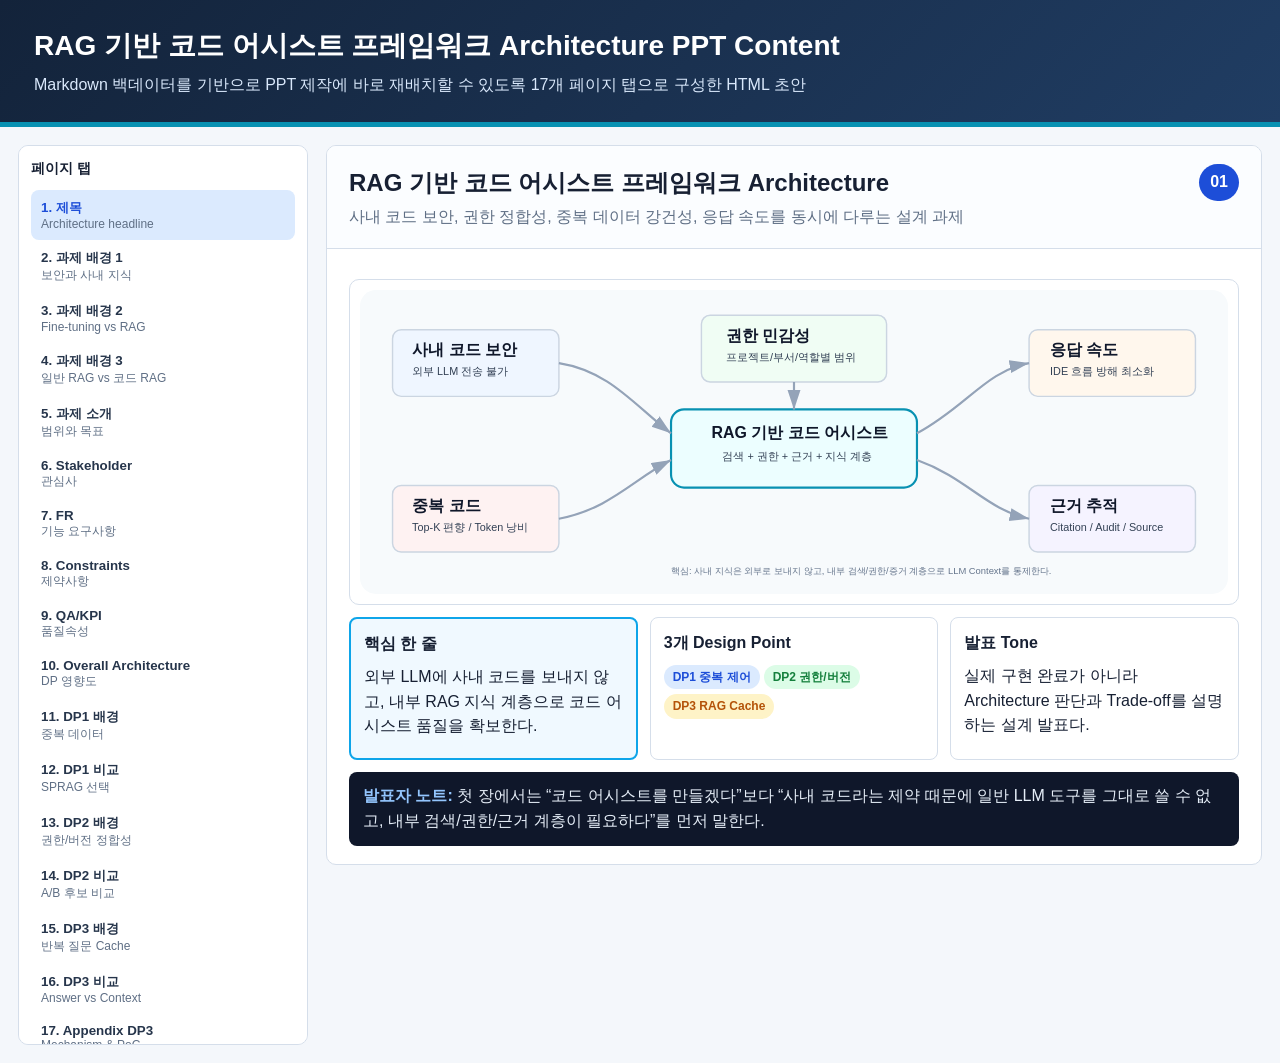
<file: docs/html/ppt_content_pages.html>
<!doctype html>
<html lang="ko">
<head>
<meta charset="utf-8">
<meta name="viewport" content="width=device-width, initial-scale=1">
<title>RAG 기반 코드 어시스트 Architecture PPT Content</title>
<script src="assets/mermaid.min.js"></script>
<script>
mermaid.initialize({ startOnLoad: false, securityLevel: 'strict', theme: 'base' });
</script>
<style>
:root{
  --bg:#f4f7fb;--ink:#172033;--muted:#5f6f85;--line:#d5deea;--panel:#fff;--nav:#122033;
  --blue:#2563eb;--blue2:#dbeafe;--green:#16a34a;--green2:#dcfce7;--amber:#d97706;--amber2:#fef3c7;
  --red:#dc2626;--red2:#fee2e2;--violet:#7c3aed;--violet2:#f5f3ff;--cyan:#0891b2;--cyan2:#ecfeff;
}
*{box-sizing:border-box}
body{margin:0;background:var(--bg);color:var(--ink);font-family:Arial,'Noto Sans KR',sans-serif;line-height:1.55}
header{background:linear-gradient(135deg,#13233a,#203d63);color:#fff;padding:24px 34px;border-bottom:5px solid var(--cyan)}
header h1{margin:0 0 6px;font-size:28px;letter-spacing:0}
header p{margin:0;color:#d9e8fb}
.app{display:grid;grid-template-columns:290px minmax(0,1fr);gap:18px;max-width:1880px;margin:0 auto;padding:18px}
.tabs{position:sticky;top:0;align-self:start;max-height:100vh;overflow:auto;background:#fff;border:1px solid var(--line);padding:12px;border-radius:10px}
.tabs h2{font-size:14px;margin:0 0 10px}
.tabbtn{width:100%;display:block;text-align:left;border:0;background:transparent;color:#26354b;padding:9px 10px;border-radius:8px;font-weight:700;cursor:pointer}
.tabbtn span{display:block;font-weight:500;color:var(--muted);font-size:12px}
.tabbtn:hover{background:#eef5ff}.tabbtn.active{background:#dbeafe;color:#1d4ed8}
.slide{display:none;background:var(--panel);border:1px solid var(--line);border-radius:10px;margin:0 0 18px;overflow:hidden}
.slide.active{display:block}
.slide-head{padding:18px 22px;border-bottom:1px solid var(--line);background:#fbfdff;display:flex;justify-content:space-between;gap:12px;align-items:flex-start}
.slide h2{margin:0;font-size:24px}.slide-head p{margin:4px 0 0;color:var(--muted)}
.page-no{font-weight:800;color:#fff;background:#1d4ed8;border-radius:999px;padding:6px 11px;white-space:nowrap}
.body{padding:18px 22px}
.grid{display:grid;grid-template-columns:repeat(auto-fit,minmax(270px,1fr));gap:12px}
.twocol{display:grid;grid-template-columns:1fr 1fr;gap:14px}
.threecol{display:grid;grid-template-columns:repeat(3,1fr);gap:12px}
.card{border:1px solid var(--line);background:#fff;padding:13px;border-radius:8px}
.card h3{margin:0 0 8px;font-size:16px}.card p{margin:6px 0}.card ul{margin:6px 0 0;padding-left:18px}
.callout{border-left:5px solid var(--blue);background:#eff6ff;padding:12px 14px;margin:12px 0;border-radius:6px}
.callout.green{border-left-color:var(--green);background:#f0fdf4}.callout.amber{border-left-color:var(--amber);background:#fff7ed}.callout.red{border-left-color:var(--red);background:#fef2f2}.callout.violet{border-left-color:var(--violet);background:#f5f3ff}
.tag{display:inline-block;border-radius:999px;padding:3px 9px;font-size:12px;font-weight:800;margin:0 4px 4px 0}
.b{background:var(--blue2);color:#1d4ed8}.g{background:var(--green2);color:#15803d}.a{background:var(--amber2);color:#b45309}.r{background:var(--red2);color:#b91c1c}.v{background:var(--violet2);color:#6d28d9}.c{background:var(--cyan2);color:#0e7490}
table{width:100%;border-collapse:collapse;margin:10px 0 14px;font-size:13px}
th,td{border:1px solid var(--line);padding:8px;vertical-align:top}th{background:#edf4fb;color:#243247}td.num{text-align:right;white-space:nowrap}
.refs{font-size:12px;color:#46566b;background:#f8fafc;border:1px solid var(--line);border-radius:8px;padding:10px 12px;margin:10px 0}
.refs a{color:#1d4ed8;text-decoration:none}.refs a:hover{text-decoration:underline}
.mermaid{background:#fbfdff;border:1px solid var(--line);border-left:5px solid var(--cyan);border-radius:8px;padding:10px;margin:12px 0;overflow:auto;text-align:center}
.asset{border:1px solid var(--line);background:#fff;border-radius:10px;padding:10px;margin:12px 0;overflow:auto}.asset img{max-width:100%;display:block;margin:0 auto}
.speaker{background:#0f172a;color:#e5edf7;padding:12px 14px;border-radius:8px;margin-top:12px}.speaker strong{color:#93c5fd}
.mini{font-size:12px;color:var(--muted)}.must{border:2px solid #0ea5e9;background:#f0f9ff}
.bar{height:12px;background:#e2e8f0;border-radius:999px;overflow:hidden}.bar span{display:block;height:100%;background:linear-gradient(90deg,var(--blue),var(--cyan))}
.metric{display:grid;grid-template-columns:160px 1fr 90px;gap:8px;align-items:center;margin:7px 0;font-size:13px}
@media(max-width:1100px){.app{display:block}.tabs{position:relative;max-height:none;margin-bottom:14px}.twocol,.threecol{grid-template-columns:1fr}.slide-head{display:block}.page-no{display:inline-block;margin-bottom:8px}.metric{grid-template-columns:1fr}}
</style>
</head>
<body>
<header>
  <h1>RAG 기반 코드 어시스트 프레임워크 Architecture PPT Content</h1>
  <p>Markdown 백데이터를 기반으로 PPT 제작에 바로 재배치할 수 있도록 17개 페이지 탭으로 구성한 HTML 초안</p>
</header>
<div class="app">
<nav class="tabs" aria-label="PPT pages">
  <h2>페이지 탭</h2>
  <button class="tabbtn active" data-tab="p01">1. 제목<span>Architecture headline</span></button>
  <button class="tabbtn" data-tab="p02">2. 과제 배경 1<span>보안과 사내 지식</span></button>
  <button class="tabbtn" data-tab="p03">3. 과제 배경 2<span>Fine-tuning vs RAG</span></button>
  <button class="tabbtn" data-tab="p04">4. 과제 배경 3<span>일반 RAG vs 코드 RAG</span></button>
  <button class="tabbtn" data-tab="p05">5. 과제 소개<span>범위와 목표</span></button>
  <button class="tabbtn" data-tab="p06">6. Stakeholder<span>관심사</span></button>
  <button class="tabbtn" data-tab="p07">7. FR<span>기능 요구사항</span></button>
  <button class="tabbtn" data-tab="p08">8. Constraints<span>제약사항</span></button>
  <button class="tabbtn" data-tab="p09">9. QA/KPI<span>품질속성</span></button>
  <button class="tabbtn" data-tab="p10">10. Overall Architecture<span>DP 영향도</span></button>
  <button class="tabbtn" data-tab="p11">11. DP1 배경<span>중복 데이터</span></button>
  <button class="tabbtn" data-tab="p12">12. DP1 비교<span>SPRAG 선택</span></button>
  <button class="tabbtn" data-tab="p13">13. DP2 배경<span>권한/버전 정합성</span></button>
  <button class="tabbtn" data-tab="p14">14. DP2 비교<span>A/B 후보 비교</span></button>
  <button class="tabbtn" data-tab="p15">15. DP3 배경<span>반복 질문 Cache</span></button>
  <button class="tabbtn" data-tab="p16">16. DP3 비교<span>Answer vs Context</span></button>
  <button class="tabbtn" data-tab="p17">17. Appendix DP3<span>Mechanism & PoC</span></button>
</nav>
<main>

<section id="p01" class="slide active">
  <div class="slide-head"><div><h2>RAG 기반 코드 어시스트 프레임워크 Architecture</h2><p>사내 코드 보안, 권한 정합성, 중복 데이터 강건성, 응답 속도를 동시에 다루는 설계 과제</p></div><span class="page-no">01</span></div>
  <div class="body">
    <div class="asset"><img src="assets/problem_drivers.svg" alt="과제 배경 드라이버"></div>
    <div class="grid">
      <div class="card must"><h3>핵심 한 줄</h3><p>외부 LLM에 사내 코드를 보내지 않고, 내부 RAG 지식 계층으로 코드 어시스트 품질을 확보한다.</p></div>
      <div class="card"><h3>3개 Design Point</h3><p><span class="tag b">DP1 중복 제어</span><span class="tag g">DP2 권한/버전</span><span class="tag a">DP3 RAG Cache</span></p></div>
      <div class="card"><h3>발표 Tone</h3><p>실제 구현 완료가 아니라 Architecture 판단과 Trade-off를 설명하는 설계 발표다.</p></div>
    </div>
    <div class="speaker"><strong>발표자 노트:</strong> 첫 장에서는 “코드 어시스트를 만들겠다”보다 “사내 코드라는 제약 때문에 일반 LLM 도구를 그대로 쓸 수 없고, 내부 검색/권한/근거 계층이 필요하다”를 먼저 말한다.</div>
  </div>
</section>

<section id="p02" class="slide">
  <div class="slide-head"><div><h2>과제 배경 1: 외부 LLM을 그대로 쓰기 어려운 이유</h2><p>보안과 지식재산권, 사내 코드 지식 부족, Fine-tuning 부담</p></div><span class="page-no">02</span></div>
  <div class="body">
    <div class="threecol">
      <div class="card"><h3>보안/IP 보호</h3><ul><li>사내 코드는 핵심 자산</li><li>외부 LLM 전송 시 정책 위반 위험</li><li>질의/로그/Context까지 통제 필요</li></ul></div>
      <div class="card"><h3>사내 지식 부족</h3><ul><li>외부 모델은 내부 API/프레임워크를 모름</li><li>프로젝트별 규칙과 설계 제약 미반영</li><li>그럴듯하지만 틀린 답변 위험</li></ul></div>
      <div class="card"><h3>모델 개발 부담</h3><ul><li>전용 모델 학습 비용 큼</li><li>코드 변경 시 재학습 부담</li><li>지식을 파라미터에 고정하면 최신성 불리</li></ul></div>
    </div>
    <div class="mermaid">
flowchart LR
    A[External LLM 직접 사용] --> B{사내 코드 전송?}
    B -->|Yes| C[보안/IP Risk]
    B -->|No| D[사내 코드 지식 부족]
    C --> E[내부 RAG 필요]
    D --> E
    F[Fine-tuning] --> G[재학습/운영 비용]
    G --> E
    classDef risk fill:#fee2e2,stroke:#dc2626,stroke-width:2px
    classDef target fill:#dcfce7,stroke:#16a34a,stroke-width:2px
    class C,D,G risk
    class E target
    </div>
    <div class="callout">PPT 시각화 팁: “외부 LLM 직접 사용”을 막다른 길로 표현하고, 내부 RAG가 현실적인 우회로로 수렴하는 그림을 사용한다.</div>
  </div>
</section>

<section id="p03" class="slide">
  <div class="slide-head"><div><h2>과제 배경 2: Fine-tuning vs RAG</h2><p>신규 모델을 직접 개발하지 않으면서 사내 보안 데이터를 활용하는 방법 비교</p></div><span class="page-no">03</span></div>
  <div class="body">
    <div class="asset"><img src="assets/fine_tuning_vs_rag.svg" alt="Fine-tuning과 RAG 비교"></div>
    <table>
      <tr><th>구분</th><th>Fine-tuning 중심</th><th>RAG 중심</th></tr>
      <tr><td>핵심 아이디어</td><td>사내 데이터로 모델 가중치를 추가 학습</td><td>사내 코드/문서를 검색해 LLM Context로 제공</td></tr>
      <tr><td>최신성</td><td>코드 변경 시 재학습/추가 튜닝 부담 가능</td><td>Index, Metadata, Cache 갱신으로 대응</td></tr>
      <tr><td>권한/버전</td><td>학습된 지식 안에 사용자별 권한을 분리하기 어려움</td><td>Query-time 권한/버전 제어와 Citation 가능</td></tr>
      <tr><td>비용 구조</td><td>학습 데이터 준비, Training, Custom Model Storage/Inference 비용</td><td>인덱싱, 검색, LLM 호출, Cache 운영 비용</td></tr>
      <tr><td>본 과제 적합성</td><td>모델 개발/운영 과제에 가까움</td><td>Architecture 설계 과제 범위에 적합</td></tr>
    </table>
    <div class="mermaid">
flowchart LR
    A[Internal Secure Code] --> B{활용 방식}
    B --> F[Fine-tuning]
    B --> R[RAG]
    F --> F1[Training / Storage / Custom Inference Cost]
    F --> F2[권한과 버전 분리 어려움]
    R --> R1[Index / Metadata / Cache Update]
    R --> R2[Permission + Version + Citation Control]
    R2 --> T[사내 Coding Assist]
    classDef risk fill:#fee2e2,stroke:#dc2626,stroke-width:2px
    classDef target fill:#dcfce7,stroke:#16a34a,stroke-width:2px
    class F1,F2 risk
    class R1,R2,T target
    </div>
    <div class="callout green">공식 근거: AWS Bedrock Pricing은 Fine-tuning 계열 Custom Model에 Training, Model Storage, Inference/Provisioned Throughput 비용이 발생할 수 있음을 설명한다.</div>
    <div class="refs"><b>References:</b>
      REF-05 <a href="https://docs.aws.amazon.com/bedrock/latest/userguide/custom-model-fine-tuning.html">AWS Bedrock - Customize a model with fine-tuning</a> /
      REF-06 <a href="https://aws.amazon.com/bedrock/pricing/">AWS Bedrock Pricing</a> /
      REF-07 <a href="https://docs.aws.amazon.com/sagemaker/latest/dg/jumpstart-foundation-models-fine-tuning.html">AWS SageMaker - Foundation models and hyperparameters for fine-tuning</a>
    </div>
  </div>
</section>

<section id="p04" class="slide">
  <div class="slide-head"><div><h2>과제 배경 3: 일반 문서 RAG와 코드 어시스트 RAG의 관심사</h2><p>일반 문서 RAG의 주요 관심사와 코드 어시스트 RAG의 Architecture Driver는 다르다</p></div><span class="page-no">04</span></div>
  <div class="body">
    <div class="asset"><img src="assets/general_rag_vs_code_rag.svg" alt="일반 문서 RAG와 코드 어시스트 RAG 비교"></div>
    <div class="twocol">
      <div class="card"><h3>일반 문서용 RAG에서 주로 중요한 것</h3><ul><li>문서 의미 검색: 질문과 가까운 단락을 찾는 능력</li><li>요약 품질: 긴 문서를 이해하기 쉬운 답변으로 압축</li><li>출처 인용: 어떤 문서에 근거했는지 확인</li><li>최신 문서 반영: 오래된 정책/FAQ 사용 방지</li><li>질문 의도 파악: 필요한 문서 범위 선택</li></ul></div>
      <div class="card must"><h3>코드 어시스트 RAG에서 강해지는 Driver</h3><ul><li>중복성: 유사 코드가 Top-K를 잠식</li><li>권한 민감성: Repository/Project/보안 모듈별 접근 제한</li><li>최신성/버전: Branch/Release/Commit마다 정답이 다름</li><li>정확도: API Signature와 호출 순서 오류가 실제 장애로 연결</li><li>응답 속도: IDE 흐름 안에서 짧은 지연 필요</li><li>근거 추적: File/Symbol/Segment/Commit/Citation 필요</li></ul></div>
    </div>
    <table>
      <tr><th>코드 어시스트 Driver</th><th>왜 중요한가</th><th>연결 DP</th></tr>
      <tr><td>중복성</td><td>복사 구현, 샘플 코드, 버전별 유사 파일이 Top-K를 잠식하면 필요한 근거가 누락된다.</td><td>DP1</td></tr>
      <tr><td>권한 민감성</td><td>권한 없는 코드가 답변이나 로그에 섞이면 보안 사고가 된다.</td><td>DP2</td></tr>
      <tr><td>최신성/버전</td><td>요청 Branch/Release/Commit과 다른 구현은 틀린 답변이 될 수 있다.</td><td>DP2, DP3</td></tr>
      <tr><td>정확도/응답 속도</td><td>틀린 코드 제안은 빌드/런타임 오류로 이어지고, 느린 응답은 개발 흐름을 끊는다.</td><td>DP1, DP3</td></tr>
      <tr><td>근거 추적</td><td>답변 근거의 파일, Symbol, Segment, Commit, 권한 판단을 확인할 수 있어야 한다.</td><td>DP1, DP2, DP3</td></tr>
    </table>
    <div class="callout">핵심 메시지: 코드 어시스트 RAG는 일반 문서 RAG의 검색/요약 문제 위에 중복, 권한, 버전, 실행 정확도, 근거 추적 문제가 추가된다.</div>
  </div>
</section>

<section id="p05" class="slide">
  <div class="slide-head"><div><h2>과제 간략 소개: RAG 기반 코드 어시스트 프레임워크</h2><p>수집, 중복 제어, 권한/버전 제어, RAG Cache, Citation을 포함한 설계 범위</p></div><span class="page-no">05</span></div>
  <div class="body">
    <div class="mermaid">
flowchart LR
    A[Code / Docs 수집] --> B[Segment / Metadata 생성]
    B --> C[DP1 중복 제어 RAG]
    C --> D[DP2 권한/버전 제어]
    D --> E[DP3 RAG Cache Strategy]
    E --> F[Internal LLM Answer]
    F --> G[Citation / Audit]
    classDef dp1 fill:#dbeafe,stroke:#2563eb,stroke-width:2px
    classDef dp2 fill:#dcfce7,stroke:#16a34a,stroke-width:2px
    classDef dp3 fill:#fef3c7,stroke:#d97706,stroke-width:2px
    class C dp1
    class D dp2
    class E dp3
    
    </div>
    <table>
      <tr><th>프레임워크 역할</th><th>설명</th></tr>
      <tr><td>수집/인덱싱</td><td>Repository, API 문서, 설계 문서, README 등을 검색 가능한 구조로 변환</td></tr>
      <tr><td>중복 제어</td><td>유사 Segment가 Top-K를 잠식하지 않도록 RAG 구조를 결정</td></tr>
      <tr><td>권한/버전 제어</td><td>사용자 권한과 요청 Source Version 범위 내에서만 검색/답변 Context 구성</td></tr>
      <tr><td>RAG Cache</td><td>검증된 답변 또는 Context Pack을 재사용해 반복 질의 지연과 비용을 줄임</td></tr>
      <tr><td>근거 추적</td><td>원본 Segment, Source Version, 권한 판단 로그를 Citation/Audit로 연결</td></tr>
    </table>
  </div>
</section>

<section id="p06" class="slide">
  <div class="slide-head"><div><h2>요구사항 1: Stakeholder와 관심사</h2><p>개발자, 개발팀, Architect, 보안, 운영, LLM 조직, 평가자의 Concern</p></div><span class="page-no">06</span></div>
  <div class="body">
    <table>
      <tr><th>Stakeholder</th><th>관심사</th><th>관련 DP</th></tr>
      <tr><td>사내 개발자</td><td>빠르고 정확한 코드 어시스트, 내부 API 예시, 신뢰 가능한 답변</td><td>DP1, DP3</td></tr>
      <tr><td>프로젝트 개발팀</td><td>보안 유지, 생산성 향상, 팀별 코드 규칙 반영</td><td>DP2, DP3</td></tr>
      <tr><td>Software Architect / Tech Lead</td><td>설계 원칙 준수, 코드 품질, Architecture Decision 근거 추적</td><td>DP1, DP3</td></tr>
      <tr><td>보안 담당 조직</td><td>코드 외부 유출 방지, 접근 권한 준수, 감사 가능성</td><td>DP2</td></tr>
      <tr><td>플랫폼/인프라 운영팀</td><td>인덱스 갱신, Cache invalidation, 장애 대응, 확장성, 운영 복잡도</td><td>DP1, DP2, DP3</td></tr>
      <tr><td>교육/양성과정 평가자</td><td>DP 비교 명확성, QA 기반 Trade-off, 설계 논리 타당성</td><td>전체</td></tr>
    </table>
    <div class="mermaid">
flowchart LR
    Dev[Developer] --> Speed[속도/정확도]
    Sec[Security] --> Perm[권한 정합성]
    Arch[Architect] --> Trace[근거 추적]
    Ops[Ops] --> Scale[운영/확장성]
    Speed --> DP3[DP3]
    Perm --> DP2[DP2]
    Trace --> DP1[DP1]
    Trace --> DP3
    Scale --> DP1
    Scale --> DP2
    </div>
  </div>
</section>

<section id="p07" class="slide">
  <div class="slide-head"><div><h2>요구사항 2: Functional Requirements</h2><p>필수 기능과 DP 연결</p></div><span class="page-no">07</span></div>
  <div class="body">
    <table>
      <tr><th>ID</th><th>Rank</th><th>Functional Requirement</th><th>관련 DP</th></tr>
      <tr><td>FR-01</td><td>P1</td><td>코드/문서 데이터 수집 및 인덱싱</td><td>DP1, DP2</td></tr>
      <tr><td>FR-02</td><td>P1</td><td>코드 어시스트 질의 처리</td><td>DP1, DP2, DP3</td></tr>
      <tr><td>FR-03</td><td>P1</td><td>권한 기반 검색 및 답변 제어</td><td>DP2</td></tr>
      <tr><td>FR-04</td><td>P1</td><td>중복 데이터 제어</td><td>DP1, DP3</td></tr>
      <tr><td>FR-05</td><td>P2</td><td>근거 코드/문서 Citation 제공</td><td>DP1, DP2, DP3</td></tr>
      <tr><td>FR-06</td><td>P2</td><td>기존 사내 코드 어시스트 툴 연동 API 제공</td><td>DP2, DP3</td></tr>
      <tr><td>FR-07</td><td>P3</td><td>RAG Cache 관리</td><td>DP3</td></tr>
      <tr><td>FR-08</td><td>P2</td><td>Source Version 기반 검색/답변 제어</td><td>DP2, DP3</td></tr>
    </table>
    <div class="mermaid">
flowchart LR
    P1[1 Source 수집] --> P2[2 Parse / Metadata]
    P2 --> P3[3 Dedup / Index]
    P3 --> P4[4 Query / Auth / Version]
    P4 --> P5[5 Retrieval / RAG Cache]
    P5 --> P6[6 Context / LLM Answer]
    P6 --> P7[7 Citation / Audit]
    classDef offline fill:#dbeafe,stroke:#2563eb,stroke-width:2px
    classDef online fill:#dcfce7,stroke:#16a34a,stroke-width:2px
    classDef audit fill:#fef3c7,stroke:#d97706,stroke-width:2px
    class P1,P2,P3 offline
    class P4,P5,P6 online
    class P7 audit
    </div>
    <div class="asset"><img src="assets/fr_pipeline_overview.svg" alt="FR 관점 간략 파이프라인"></div>
    <table>
      <tr><th>FR</th><th>1 수집</th><th>2 Metadata</th><th>3 Index</th><th>4 Query/Auth/Version</th><th>5 Retrieval/Cache</th><th>6 Answer</th><th>7 Citation/Audit</th></tr>
      <tr><td>FR-01 수집/인덱싱</td><td>O</td><td>O</td><td>O</td><td></td><td></td><td></td><td></td></tr>
      <tr><td>FR-02 질의 처리</td><td></td><td></td><td></td><td>O</td><td>O</td><td>O</td><td>O</td></tr>
      <tr><td>FR-03 권한 제어</td><td></td><td>O</td><td>O</td><td>O</td><td>O</td><td>O</td><td>O</td></tr>
      <tr><td>FR-04 중복 제어</td><td></td><td>O</td><td>O</td><td></td><td>O</td><td>O</td><td>O</td></tr>
      <tr><td>FR-05 Citation</td><td>O</td><td>O</td><td>O</td><td>O</td><td>O</td><td>O</td><td>O</td></tr>
      <tr><td>FR-06 Tool API</td><td></td><td></td><td></td><td>O</td><td>O</td><td>O</td><td>O</td></tr>
      <tr><td>FR-07 RAG Cache</td><td></td><td>O</td><td>O</td><td></td><td>O</td><td>O</td><td>O</td></tr>
      <tr><td>FR-08 Source Version</td><td>O</td><td>O</td><td>O</td><td>O</td><td>O</td><td>O</td><td>O</td></tr>
    </table>
    <div class="callout">PPT 포인트: 위 단계는 실제 Offline/Online 구조를 발표용으로 단순화한 순서형 파이프라인이다. FR-05 Citation과 FR-08 Source Version은 Source 수집부터 Audit까지 거의 전 구간에 걸친다.</div>
  </div>
</section>

<section id="p08" class="slide">
  <div class="slide-head"><div><h2>요구사항 3: 제약사항과 설계 원칙</h2><p>핵심 제약은 사내 코드와 설계 정보의 외부 유출 금지</p></div><span class="page-no">08</span></div>
  <div class="body">
    <div class="card must"><h3>CON-01 사내 코드 외부 유출 금지</h3><p>사내 소스코드, 설계 문서, 내부 API 정보는 외부 LLM 서비스나 외부 저장소로 전송되어서는 안 된다.</p><p><span class="tag g">권한/버전 제어</span><span class="tag v">Citation/Audit</span><span class="tag b">내부 RAG</span></p></div>
    <div class="mermaid">
flowchart LR
    C1[외부 유출 금지] --> P[Permission / Version-aware Retrieval]
    C1 --> R[내부 RAG 중심 구조]
    R --> D1[DP1 중복 제어]
    P --> D2[DP2 Source Scope 제어]
    R --> D3[DP3 RAG Cache]
    P --> Audit[Citation / Audit]
    classDef con fill:#fee2e2,stroke:#dc2626,stroke-width:2px
    classDef sol fill:#dcfce7,stroke:#16a34a,stroke-width:2px
    class C1 con
    class D1,D2,D3,P,R,Audit sol
    </div>
  </div>
</section>

<section id="p09" class="slide">
  <div class="slide-head"><div><h2>요구사항 4: Quality Attributes와 KPI</h2><p>정확도, 속도, 보안성, 권한 정합성, 중복 강건성, 추적성</p></div><span class="page-no">09</span></div>
  <div class="body">
    <div class="asset"><img src="assets/kpi_dashboard.svg" alt="QA KPI 대시보드"></div>
    <table>
      <tr><th>QA</th><th>Rank</th><th>한 줄 KPI</th><th>근거</th></tr>
      <tr><td>QA-01 정확도</td><td>H</td><td>평가 Query Set에서 EM/F1 또는 RAGAS Faithfulness가 Baseline RAG 이상이어야 한다.</td><td>RAGAS 논문 지표 참고</td></tr>
      <tr><td>QA-02 응답 속도</td><td>H</td><td>일반 QA P95는 5초 이내, Cache Hit 질의는 2초 이내를 목표로 한다.</td><td>[Expected, 측정 필요]</td></tr>
      <tr><td>QA-03 보안성</td><td>H</td><td>권한 없는 Chunk가 검색 결과, Context, 답변, 로그에 포함되는 비율은 0%여야 한다.</td><td>[Required]</td></tr>
      <tr><td>QA-04 권한/버전 정합성</td><td>H</td><td>권한/버전 Scenario Set에서 Allowed Result Sufficiency@10 90% 이상, Wrong Version Citation 0%를 목표로 한다.</td><td>[Expected, 측정 필요]</td></tr>
      <tr><td>QA-05 중복 강건성</td><td>H</td><td>중복성 높은 Dataset에서 Top-K Duplicate Ratio 20% 이하 또는 Context Diversity@10 7개 이상을 목표로 한다.</td><td>[Expected, 측정 필요]</td></tr>
      <tr><td>QA-08 근거 추적성</td><td>M</td><td>답변 근거의 Repository/File/Symbol/Segment/Commit/권한 판단 Citation Trace Coverage 95% 이상을 목표로 한다.</td><td>[Expected, 측정 필요]</td></tr>
    </table>
    <div class="refs"><b>References:</b>
      REF-01 <a href="https://arxiv.org/abs/2005.11401">Retrieval-Augmented Generation for Knowledge-Intensive NLP Tasks</a> /
      REF-02 <a href="https://arxiv.org/abs/2309.15217">RAGAS: Automated Evaluation of Retrieval Augmented Generation</a>
    </div>
  </div>
</section>

<section id="p10" class="slide">
  <div class="slide-head"><div><h2>Overall Architecture: DP 영향 영역 표시</h2><p>DP1/DP2/DP3가 전체 구조에서 어느 부분을 결정하는지 색상으로 표시</p></div><span class="page-no">10</span></div>
  <div class="body">
    <div class="mermaid">
flowchart TD
    subgraph DataSources[Internal Data Sources]
        A1[Code Repositories]
        A2[API / Architecture Documents]
        A3[Permission / IAM Metadata]
        A4[Branch / Release / Commit Metadata]
    end
    subgraph Offline[Offline Processing]
        B1[Collector]
        B2[Parser / Segmenter]
        B3[Dedup-aware RAG Preprocessor]
        B4[Permission / Version Tagger]
        B5[Cache Builder]
    end
    subgraph Storage[Storage]
        C1[EU / Vector / Keyword Index]
        C2[Permission / Version Store]
        C3[Verified Answer Cache]
        C4[Incremental Context Cache]
    end
    subgraph Online[Online QA]
        D1[Query API]
        D2[Auth / Version Resolver]
        D3[Retriever]
        D4[Cache Lookup / Guard]
        D7[Context Builder]
        D5[Internal LLM]
        D6[Citation / Audit]
    end
    A1 --> B1 --> B2 --> B3 --> C1
    A3 --> B4 --> C2
    A4 --> B4
    B3 --> B5
    B5 --> C3
    B5 --> C4
    D1 --> D2 --> D3 --> D4 --> D7 --> D5 --> D6
    C1 --> D3
    C2 --> D2
    C3 --> D4
    C4 --> D4
    classDef dp1 fill:#dbeafe,stroke:#2563eb,stroke-width:3px
    classDef dp2 fill:#dcfce7,stroke:#16a34a,stroke-width:3px
    classDef dp3 fill:#fef3c7,stroke:#d97706,stroke-width:3px
    class B2,B3,C1 dp1
    class A3,B4,C2,D2 dp2
    class B5,C3,C4,D4 dp3
    </div>
    <table><tr><th>색상</th><th>DP</th><th>영향 영역</th></tr><tr><td><span class="tag b">Blue</span></td><td>DP1</td><td>Segment 추출, 중복 제어 근거 단위, Source Mapping, 중복 제어 Index</td></tr><tr><td><span class="tag g">Green</span></td><td>DP2</td><td>Permission/Version Metadata, Auth/Version Resolver, Source Scope Routing/Filtering, Audit</td></tr><tr><td><span class="tag a">Amber</span></td><td>DP3</td><td>Verified Answer Cache, Incremental Context Cache, EU-level Metadata Guard, Delta Retrieval, Full RAG Fallback</td></tr></table>
  </div>
</section>

<section id="p11" class="slide">
  <div class="slide-head"><div><h2>DP1 배경: 중복 데이터에 강한 RAG 구조 필요</h2><p>Top-K 편향, Context Token 낭비, Deprecated 코드 오인 위험</p></div><span class="page-no">11</span></div>
  <div class="body">
    <p><span class="tag b">Stakeholder: 개발자 / Architect / 운영팀</span><span class="tag c">FR-01</span><span class="tag c">FR-02</span><span class="tag c">FR-04</span><span class="tag c">FR-05</span><span class="tag v">QA-01 정확도</span><span class="tag v">QA-02 속도</span><span class="tag v">QA-05 중복 강건성</span></p>
    <div class="asset"><img src="assets/dp1_background_duplicate_flow.svg" alt="중복 코드가 Top-K와 답변 품질에 미치는 영향"></div>
    <div class="callout">DP1의 출발점은 “RAG를 쓴다”가 아니라 “중복이 많은 코드 Corpus에서 검색 근거의 다양성과 신뢰성을 어떻게 유지할 것인가”이다. 같은 API 구현이 여러 Repository, Branch, 샘플 코드, Legacy 코드에 반복되면 Top-K가 비슷한 Chunk로 채워지고, LLM은 최신 구현이나 주의사항 같은 보완 근거를 놓칠 수 있다.</div>
    <div class="twocol">
      <div class="card"><h3>문제 예시</h3><pre>Top-5:
1. LoginManager.cpp validateToken()
2. LoginManager_v2.cpp validateToken()
3. LegacyLoginManager.cpp validateToken()
4. sample/LoginManager.cpp validateToken()
5. copied/LoginManager.cpp validateToken()</pre></div>
      <div class="card"><h3>설계 질문</h3><p>중복이 많은 코드 데이터에서 Top-K 편향과 Hallucination을 줄이기 위해 어떤 RAG 구조를 사용할 것인가?</p><p><span class="tag b">중복 강건성</span><span class="tag c">Prompt 감소</span><span class="tag v">Citation</span></p></div>
    </div>
    <div class="callout amber">중복은 품질 문제이면서 비용 문제다. 같은 의미의 Chunk가 반복 투입되면 Prompt Token, Reranking 비용, 생성 지연이 함께 증가한다.</div>
    <div class="speaker"><strong>예상 발표 스크립트:</strong> 사내 코드베이스는 일반 문서보다 중복이 훨씬 많이 발생합니다. 같은 기능이 여러 프로젝트에 복사되어 있거나, 버전별로 거의 같은 파일이 남아 있거나, 샘플 코드와 실제 운영 코드가 함께 검색될 수 있습니다. 이런 상태에서 단순 Top-K 검색을 하면 검색 결과가 모두 비슷한 코드 조각으로 채워질 수 있고, LLM은 충분히 다양한 근거를 보지 못합니다. 오래된 구현이나 샘플 코드를 최신 권장 구현으로 오인하면 코드 어시스트의 신뢰도도 크게 떨어집니다. 그래서 DP1은 중복이 많은 코드 환경에서 검색 근거를 어떻게 다양하고 대표성 있게 구성할지 결정하는 지점입니다.</div>
    <div class="mermaid">
flowchart LR
    A[중복 코드 / 유사 문서] --> B[Top-K 잠식]
    B --> C[Context 다양성 감소]
    B --> D[Prompt Token 낭비]
    B --> E[Deprecated 코드 오인]
    C --> F[답변 정확도 저하]
    D --> G[응답 지연 증가]
    E --> F
    classDef risk fill:#fee2e2,stroke:#dc2626,stroke-width:2px
    class B,C,D,E,F,G risk
    </div>
  </div>
</section>

<section id="p12" class="slide">
  <div class="slide-head"><div><h2>DP1 대안 비교: Naive RAG vs RAPTOR vs SPRAG EU</h2><p>선택안은 SPRAG 기반 Evidence Unit Offline Dedup-aware RAG</p></div><span class="page-no">12</span></div>
  <div class="body">
    <div class="threecol">
      <div class="card"><h3>A. Naive RAG</h3><div class="mermaid">flowchart TD
A[Docs]-->B[Chunking]-->C[Embedding]-->D[Top-K]-->E[LLM]</div><p><b>장점:</b> 단순, 빠른 PoC, 운영 복잡도 낮음</p><p><b>단점:</b> 중복 코드에 취약, Top-K 편향, Token 낭비</p></div>
      <div class="card"><h3>B. RAPTOR-style</h3><div class="mermaid">flowchart TD
A[Chunks]-->B[Cluster]-->C[Summary Node]-->D[Hierarchical Search]-->E[LLM]</div><p><b>장점:</b> 장문/대규모 문서의 상위 구조 활용</p><p><b>단점:</b> 코드 세부 Symbol 손실, 중복제어가 직접 목적은 아님</p></div>
      <div class="card must"><h3>C. SPRAG Evidence Unit</h3><div class="mermaid">flowchart TD
A[Segments]-->B[Clustering]-->C[Entropy Selection]-->D[Adaptive Summary]-->E[EU Index]</div><p><b>장점:</b> Index-time 중복 처리, Prompt/Latency 감소, Source Mapping</p><p><b>단점:</b> Offline 비용, EU 압축 오류, 동적 Corpus 대응 필요</p></div>
    </div>
    <table>
      <tr><th>QA</th><th>Naive</th><th>RAPTOR</th><th>SPRAG EU</th><th>별점 기준 KPI / 근거</th></tr>
      <tr><td>정확도</td><td>★☆☆</td><td>★★☆</td><td>★★★</td><td>★ 근거 누락 잦음 / ★★ 일부 완화 / ★★★ EM·F1·Faithfulness Baseline 이상. 근거: RAGAS + 내부 평가 필요</td></tr>
      <tr><td>응답 속도</td><td>★☆☆</td><td>★★☆</td><td>★★★</td><td>★ 중복 Prompt 증가 / ★★ 요약으로 일부 감소 / ★★★ Prompt Length와 P95 Latency 감소. 근거: SPRAG 제공 요약 + 측정 필요</td></tr>
      <tr><td>중복 강건성</td><td>★☆☆</td><td>★★☆</td><td>★★★</td><td>★ Top-K Duplicate 높음 / ★★ Cluster로 일부 완화 / ★★★ Duplicate Ratio 20% 이하 목표. 근거: [Expected]</td></tr>
      <tr><td>근거 추적성</td><td>★★☆</td><td>★★☆</td><td>★★★</td><td>★ Source 연결 약함 / ★★ Chunk 연결 / ★★★ EU와 원본 Segment Mapping 유지. 근거: Citation Trace Coverage</td></tr>
    </table>
    <table>
      <tr><th>KPI</th><th>Naive</th><th>RAPTOR</th><th>SPRAG EU</th></tr>
      <tr><td>Top-K Duplicate Ratio</td><td>[Expected] 35~60%</td><td>[Expected] 20~40%</td><td>[Expected] 10~20%</td></tr>
      <tr><td>Context Diversity@10</td><td>[Expected] 4~6</td><td>[Expected] 5~7</td><td>[Expected] 7~9</td></tr>
      <tr><td>Prompt Length Reduction</td><td>기준값</td><td>일부 감소</td><td>[Provided Summary] HIGH-HIGH 63~82%</td></tr>
      <tr><td>Citation Trace Coverage</td><td>[Expected] 70~85%</td><td>[Expected] 75~90%</td><td>[Expected] 90~98%</td></tr>
    </table>
    <div class="callout green">Decision: SPRAG 기반 Evidence Unit RAG를 선택한다. 중복 처리를 Query-time에서 Index-time으로 이동하여 검색 흐름을 단순화한다.</div>
  </div>
</section>

<section id="p13" class="slide">
  <div class="slide-head"><div><h2>DP2 배경: 권한/버전 기반 Dataset / Retrieval Strategy</h2><p>정확한 검색도 권한과 Source Version이 맞지 않으면 사용할 수 없다</p></div><span class="page-no">13</span></div>
  <div class="body">
    <p><span class="tag g">Stakeholder: 개발팀 / 보안 / 운영팀</span><span class="tag c">FR-03</span><span class="tag c">FR-05</span><span class="tag c">FR-06</span><span class="tag c">FR-08</span><span class="tag r">QA-03 보안성</span><span class="tag v">QA-04 권한/버전</span><span class="tag v">QA-08 추적성</span></p>
    <div class="asset"><img src="assets/dp2_background_risk.svg" alt="권한과 버전 불일치 위험 배경"></div>
    <div class="callout">DP2의 핵심은 “가장 유사한 코드”가 아니라 “이 사용자가 이 버전의 이 Source를 답변 근거로 볼 수 있는가”이다. 의미적으로 맞아 보여도 권한 없는 Repository나 다른 Release의 구현이 Context, Citation, Debug Log에 섞이면 보안 사고나 잘못된 개발 가이드가 된다.</div>
    <table>
      <tr><th>상황</th><th>위험</th><th>필요한 Architecture 대응</th></tr>
      <tr><td>A 개발자는 A Repository만 접근 가능</td><td>B Repository 코드가 답변에 섞이면 보안 사고</td><td>Query-time Auth Resolver</td></tr>
      <tr><td>같은 API가 Release 1.x와 2.x에 모두 존재</td><td>요청 버전과 다른 구현을 Citation으로 제시할 수 있음</td><td>Version Resolver / Source Scope</td></tr>
      <tr><td>통합 검색 결과에 여러 Project/Branch가 섞임</td><td>후속 답변과 로그에 권한 없는 Source가 남을 수 있음</td><td>Source Metadata 기반 검증</td></tr>
    </table>
    <div class="callout red">핵심 메시지: DP2의 품질속성은 보안성, 권한 정합성, 버전 정합성이다. Unauthorized Context Exposure Rate와 Wrong Version Citation Rate는 0% 목표로 둔다.</div>
    <div class="speaker"><strong>예상 발표 스크립트:</strong> DP2는 검색 정확도만으로는 코드 어시스트를 운영할 수 없다는 문제에서 출발합니다. 사내 코드는 프로젝트, 부서, 역할에 따라 볼 수 있는 범위가 다르고, 같은 API라도 Branch나 Release에 따라 실제 구현이 달라질 수 있습니다. 의미적으로 가장 유사한 코드가 검색되더라도, 그 코드가 사용자 권한 밖에 있거나 요청한 버전과 다르면 답변 근거로 사용할 수 없습니다. 더 위험한 점은 이런 Source가 최종 답변뿐 아니라 중간 검색 결과, Debug Log, Citation에 남을 수 있다는 것입니다. 핵심은 “이 사용자가 이 버전의 이 Source를 답변 근거로 볼 수 있는가”를 Architecture가 보장하는 것입니다.</div>
  </div>
</section>

<section id="p14" class="slide">
  <div class="slide-head"><div><h2>DP2 대안 비교: Source Routing vs Post-filtering</h2><p>후보는 A/B 두 개만 비교하고, 권한 + 버전 + 출처 Metadata 관점으로 판단</p></div><span class="page-no">14</span></div>
  <div class="body">
    <div class="twocol">
      <div class="card must"><h3>A. Source Routing / 분리 Index</h3><div class="mermaid">flowchart TD
Q[Query]-->A[Auth / Version Resolver]
A-->I1[Project / Release Scope A]
A-->I2[Common Module Scope]
I1-->M[Merge / Rerank]
I2-->M</div><p><b>장점:</b> 검색 전에 권한/버전 경계가 결정되어 보안성과 버전 정합성이 명확</p><p><b>단점:</b> Scope 조합, Index 운영, 결과 병합/정규화 복잡</p></div>
      <div class="card"><h3>B. Source Metadata Post-filtering</h3><div class="mermaid">flowchart TD
Q[Query]-->S[Unified Search Top-K Prime]
S-->F[Source Metadata Filter<br/>Permission + Version]
F-->K[Final Top-K + Citation]</div><p><b>장점:</b> 통합 운영이 단순하고 Citation Metadata를 재사용하기 좋음</p><p><b>단점:</b> 권한 없는 후보가 중간 결과에 들어오고 결과 부족/로그 노출 위험</p></div>
    </div>
    <table>
      <tr><th>QA</th><th>A. Source Routing</th><th>B. Post-filtering</th><th>별점 기준 KPI / 근거</th></tr>
      <tr><td>보안성</td><td>★★★</td><td>★★☆</td><td>★ 중간 결과 노출 위험 큼 / ★★ 최종 답변 통제 / ★★★ Unauthorized Exposure 0%와 검색 Scope 제한. 근거: 보안 요구 [Required]</td></tr>
      <tr><td>권한/버전 정합성</td><td>★★★</td><td>★★☆</td><td>★ Wrong Version 잦음 / ★★ Metadata 의존 / ★★★ Wrong Version Citation 0%, Routing Accuracy 95%+. 근거: [Expected, 측정 필요]</td></tr>
      <tr><td>근거 추적성</td><td>★★☆</td><td>★★★</td><td>★ Trace 부족 / ★★ Scope Audit 가능 / ★★★ Source Metadata 기반 Citation Trace 95%+. 근거: FR-05/FR-08</td></tr>
      <tr><td>운영성/확장성</td><td>★★☆</td><td>★★★</td><td>★ Index 조합 폭발 / ★★ Scope 재사용 필요 / ★★★ 단일 Index 중심 운영. 근거: Index Operation Count</td></tr>
    </table>
    <table><tr><th>KPI</th><th>A. Source Routing / 분리 Index</th><th>B. Post-filtering</th></tr><tr><td>Unauthorized Exposure</td><td>[Required] 0% 목표</td><td>[Required] 0% 목표이나 중간 결과 통제 필요</td></tr><tr><td>Wrong Version Citation</td><td>[Required] 0% 목표</td><td>[Required] 0% 목표이나 Metadata 품질 의존</td></tr><tr><td>Allowed Result Sufficiency@10</td><td>[Expected] 80~95%</td><td>[Expected] 50~80%</td></tr><tr><td>운영 Index/Scope 수</td><td>권한/버전 Scope 수에 비례</td><td>1개 중심</td></tr><tr><td>Citation Trace Coverage</td><td>[Expected] 90% 이상</td><td>[Expected] 95% 이상</td></tr></table>
    <div class="callout green">Decision: 권한/버전 기반 Source Routing을 기본 전략으로 선택한다. Post-filtering은 통합 운영성이 중요한 구간의 보조 전략으로 둔다.</div>
    <div class="refs"><b>References:</b>
      REF-DP2-01 <a href="https://docs.opensearch.org/latest/vector-search/filter-search-knn/index/">OpenSearch - Filtering data for vector search</a> /
      REF-DP2-02 <a href="https://docs.pinecone.io/guides/search/filter-by-metadata">Pinecone - Filter by metadata</a>
    </div>
  </div>
</section>

<section id="p15" class="slide">
  <div class="slide-head"><div><h2>DP3 배경: 반복 질문에서 RAG 산출물 재사용이 필요한 이유</h2><p>사내 사용자와 데이터의 유사성 때문에 비슷한 질문이 반복되고, 매번 검색·검증·Context 구성이 반복된다</p></div><span class="page-no">15</span></div>
  <div class="body">
    <p><span class="tag a">Stakeholder: 개발자 / Architect / 운영팀 / LLM 운영 조직</span><span class="tag c">FR-02</span><span class="tag c">FR-05</span><span class="tag c">FR-07</span><span class="tag c">FR-08</span><span class="tag v">응답속도</span><span class="tag v">기능 적합성</span><span class="tag v">분석/테스트 용이성</span></p>
    <div class="callout">DP3의 문제는 검색 품질 자체가 아니라, 반복 질문에서 이미 만들어진 RAG 산출물을 어떤 단위로 안전하게 재사용할 것인지 결정하는 것이다.</div>
    <div class="twocol">
      <div class="card"><h3>사내 데이터의 특수성</h3><ul><li>사용자 풀이 유사한 역할과 업무 맥락을 공유한다.</li><li>접근하는 코드/문서도 유사해 반복 질문이 자주 발생한다.</li><li>LLM은 사내 코드를 직접 학습하지 못하므로 RAG가 제공하는 EU와 Context에 크게 의존한다.</li></ul></div>
      <div class="card must"><h3>DP3 핵심 질문</h3><p>반복 질문에 대해 검증된 최종 답변을 제한적으로 재사용할 것인가, 아니면 검증된 Evidence Context를 재사용하고 invalid 부분만 증분 보강할 것인가?</p><p><span class="tag a">Verified Answer Cache</span><span class="tag c">Incremental Context Cache</span></p></div>
    </div>
    <div class="mermaid">
flowchart LR
    Q[Repeated / Similar Queries] --> L[Cache Lookup]
    L --> V[Metadata Validation]
    V -->|Answer Cache Valid| A[Return Cached Answer]
    V -->|Context Pack Valid| C[Reuse Context Pack + LLM]
    V -->|Partial Invalid| D[Delta Retrieval]
    V -->|Miss / Many Invalid| R[Full RAG Fallback]
    D --> C
    C --> O[Final Answer]
    A --> O
    R --> O
    classDef cache fill:#fef3c7,stroke:#d97706,stroke-width:2px
    classDef ok fill:#dcfce7,stroke:#16a34a,stroke-width:2px
    classDef fb fill:#fee2e2,stroke:#dc2626,stroke-width:2px
    class L,V,D cache
    class A,C,O ok
    class R fb
    </div>
    <table>
      <tr><th>반복 질의에서 남는 문제</th><th>설계로 확인할 것</th><th>평가 축</th></tr>
      <tr><td>같은 주제 질문마다 EU 검색, 권한/버전 검증, rerank, context build를 반복한다.</td><td>어떤 RAG 산출물을 재사용할 수 있는가?</td><td>응답속도</td></tr>
      <tr><td>비슷하지만 뉘앙스가 다른 질문이 존재한다.</td><td>최종 답변 재사용이 질문 의도 차이를 놓치지 않는가?</td><td>기능 적합성</td></tr>
      <tr><td>Source 변경이나 일부 EU invalid 상황이 생긴다.</td><td>부분 보강과 원인 분석이 가능한가?</td><td>분석/테스트 용이성</td></tr>
    </table>
    <div class="speaker"><strong>예상 발표 스크립트:</strong> DP3는 반복 질문에 캐시를 붙이자는 단순한 이야기가 아닙니다. 사내 데이터는 사용자가 비슷하고 접근 데이터도 비슷하기 때문에 반복 질문이 많지만, LLM이 직접 사내 코드를 학습한 것이 아니므로 RAG Context가 답변 품질을 좌우합니다. 그래서 최종 답변을 재사용할지, LLM 이전의 Context Pack을 재사용할지 결정해야 합니다.</div>
  </div>
</section>

<section id="p16" class="slide">
  <div class="slide-head"><div><h2>DP3 대안 비교: Verified Answer Cache vs Incremental Context Cache</h2><p>선택안은 증분 가능한 Context Cache</p></div><span class="page-no">16</span></div>
  <div class="body">
    <div class="twocol">
      <div class="card"><h3>A. Verified Answer Cache</h3><div class="mermaid">flowchart TD
Q[User Query]-->P{Answerable Question Pool?}
P-->|No|R[Full RAG + LLM]
P-->|Yes|E[Query Embedding]
E-->C[Answer Cache Lookup]
C-->H{Cache Hit?}
H-->|No|R
H-->|Yes|V{Metadata Valid?}
V-->|Yes|A[Cached Final Answer]
V-->|No|R
R-->S[Store Answer Cache]</div><p><b>핵심:</b> FAQ/API 기본 사용법처럼 답변이 명확한 질문에 한해 검증된 최종 답변을 재사용한다. 1차 PoC에서는 embedding similarity만으로 lookup을 제한하고, BM25는 2차 보강으로 둔다.</p><p><b>장점:</b> hit 시 RAG와 LLM을 모두 생략하므로 가장 빠르다.</p><p><b>단점:</b> 사용처가 제한되고, 비슷하지만 다른 질문에 wrong answer reuse 위험이 있다.</p></div>
      <div class="card must"><h3>B. Incremental Context Cache</h3><div class="mermaid">flowchart TD
Q[User Query]-->E[Query Embedding]
E-->C[Context Cache Lookup]
C-->H{Cache Hit?}
H-->|No|R[Full RAG]
H-->|Yes|V{EU-level Validation}
V-->|All Valid|P[Cached Context Pack]
V-->|Partial Invalid|D[Delta Retrieval]
V-->|Many Invalid|R
D-->B[Context Pack Rebuild]
R-->B
B-->U[Update Context Cache]
P-->L[LLM Answer]
U-->L</div><p><b>핵심:</b> 최종 답변은 재사용하지 않고, RAG가 반환한 Context Pack을 EU 단위로 검증해 LLM에 전달한다.</p><p><b>장점:</b> 질문 범위 제약이 작고, 질문 뉘앙스를 반영할 수 있으며, 일부 invalid EU는 delta retrieval로 보강한다.</p><p><b>단점:</b> LLM 호출은 남고, validation/delta retrieval 정책이 복잡하다.</p></div>
    </div>
    <table>
      <tr><th>평가 QA</th><th>A. Verified Answer Cache</th><th>B. Incremental Context Cache</th><th>점수 근거</th></tr>
      <tr><td>성능 / 응답속도</td><td>3</td><td>2</td><td>A안은 hit 시 RAG와 LLM을 모두 생략한다. B안은 hit 이후에도 LLM을 통과하므로 절감량은 제한적이다.</td></tr>
      <tr><td>기능 적합성 / 답변 정확성</td><td>2</td><td>3</td><td>A안은 질문 풀 필터링으로 제한 적용해야 한다. B안은 LLM이 현재 질문에 맞게 답변을 생성하므로 뉘앙스 반영이 가능하다.</td></tr>
      <tr><td>분석 / 테스트 용이성</td><td>2</td><td>3</td><td>A안은 답변 단위 metadata 중심이라 세부 원인 분석이 제한된다. B안은 EU 단위 metadata와 validation 결과를 분석할 수 있다.</td></tr>
      <tr><td><b>합계</b></td><td><b>7</b></td><td><b>8</b></td><td>성능 단일 지표는 A안이 우세하지만, 전체 질문 범위와 분석 가능성까지 고려하면 B안이 더 균형적이다.</td></tr>
    </table>
    <div class="callout green">Decision: Incremental Context Cache를 선택한다. 가장 빠른 cache는 Verified Answer Cache지만, 사내 RAG의 반복 질문에서는 평균 효율, 질문 뉘앙스 반영, 분석/테스트 용이성의 균형이 더 중요하다.</div>
    <div class="speaker"><strong>예상 발표 스크립트:</strong> 검증형 답변 캐시는 hit 이후 가장 빠르지만, 답변이 명확한 질문에 제한적으로 적용해야 합니다. 반면 증분 가능한 Context Cache는 LLM을 반드시 통과하므로 속도 절감은 제한적이지만, 질문 대상에 대한 제약이 작고 현재 질문의 뉘앙스를 반영할 수 있습니다. 또한 일부 EU만 invalid한 경우 전체를 버리지 않고 delta retrieval로 보강할 수 있습니다.</div>
  </div>
</section>

<section id="p17" class="slide">
  <div class="slide-head"><div><h2>Appendix DP3: Mechanism & PoC Design</h2><p>Cache lookup, validation, delta retrieval, 비교 테스트 시나리오를 PoC 기준으로 정리</p></div><span class="page-no">17</span></div>
  <div class="body">
    <div class="grid">
      <div class="card"><h3>Cache Lookup과 Validation 분리</h3><pre>Lookup 후보 선정
- query/context embedding similarity >= threshold

Hit 후 validation
- user_scope in allowed_scopes
- requested_version in release_range
- source_fingerprint valid</pre></div>
      <div class="card"><h3>Validation 결과 처리</h3><pre>All valid
-> cached Context Pack + LLM

Partial invalid
-> delta retrieval + rebuild

Miss / many invalid
-> Full RAG fallback</pre></div>
      <div class="card must"><h3>핵심 방어 문장</h3><p>Context Cache hit은 단순히 embedding 점수가 높은 경우가 아니다. Cache lookup 이후 EU 단위 metadata validation을 수행하고, validation 결과에 따라 reuse, delta retrieval, Full RAG fallback으로 분기한다.</p></div>
    </div>
    <table>
      <tr><th>테스트 시나리오</th><th>질문/변경 예시</th><th>측정값</th></tr>
      <tr><td>완전 반복 질문</td><td>AuthClient 초기화 순서 알려줘. 동일 질문 반복</td><td>Cache Hit Rate, P50/P95 Latency, LLM Call Count</td></tr>
      <tr><td>비슷하지만 뉘앙스가 다른 질문</td><td>사용법 / 주요 특징 / 쓰면 안 되는 경우 / Release 2.x 주의사항</td><td>Intent-sensitive Answer Accuracy, Wrong Answer Reuse Rate, Wrong Cache Hit Rate</td></tr>
      <tr><td>Source 변경 / Version 변경</td><td>commit_sha 변경, release_range 변경, user_scope 변경</td><td>Invalid Cache Rejection Rate, Wrong Version Citation Rate, Unauthorized Source Exposure Count</td></tr>
      <tr><td>일부 EU invalid와 Delta Retrieval</td><td>Context Pack 내 일부 EU만 source_fingerprint 변경</td><td>Delta Retrieval Count, Full RAG Fallback Rate, Context Rebuild Success Rate</td></tr>
    </table>
    <table>
      <tr><th>지표</th><th>의미</th><th>기대 관찰</th></tr>
      <tr><td>P50/P95 Latency</td><td>End-to-end 응답 시간</td><td>Answer Cache hit이 가장 빠르고, Context Cache는 LLM 호출은 유지하되 중간 처리 시간을 줄인다.</td></tr>
      <tr><td>Intent-sensitive Answer Accuracy</td><td>유사 질문의 의도 차이를 답변에 반영한 비율</td><td>Context Cache가 상대적으로 유리하다.</td></tr>
      <tr><td>Wrong Answer Reuse Rate</td><td>잘못된 최종 답변을 재사용한 비율</td><td>Answer Cache에서 핵심 위험을 확인한다.</td></tr>
      <tr><td>Delta Retrieval Count</td><td>invalid EU만 증분 보강한 횟수</td><td>Context Cache의 최신성 유지 비용 절감 가능성을 확인한다.</td></tr>
      <tr><td>Invalid Cache Rejection Rate</td><td>stale/권한/버전 불일치 cache를 거부한 비율</td><td>두 후보 모두 safety guard를 검증한다.</td></tr>
    </table>
    <div class="refs"><b>References:</b>
      REF-DP3-TR-01 <a href="https://aclanthology.org/2023.nlposs-1.24/">GPTCache: An Open-Source Semantic Cache for LLM Applications</a> /
      REF-DP3-TR-02 <a href="https://gptcache.readthedocs.io/">GPTCache Documentation</a> /
      REF-DP3-TR-03 <a href="https://arxiv.org/abs/2404.12457">RAGCache: Efficient Knowledge Caching for Retrieval-Augmented Generation</a>
    </div>
  </div>
</section>

</main>
</div>
<script>
const buttons = Array.from(document.querySelectorAll('.tabbtn'));
const slides = Array.from(document.querySelectorAll('.slide'));
function renderSlide(id){
  const slide = document.getElementById(id);
  if(!slide) return;
  const nodes = Array.from(slide.querySelectorAll('.mermaid:not([data-rendered="true"])'));
  if(!nodes.length) return;
  nodes.reduce((chain, node) => {
    return chain.then(() => mermaid.run({ nodes: [node] }).then(() => {
      node.dataset.rendered = 'true';
    }).catch((error) => {
      console.error('Mermaid render failed:', error);
      node.dataset.rendered = 'error';
      node.innerHTML = '<pre style="white-space:pre-wrap;text-align:left;color:#b91c1c;margin:0">Mermaid rendering failed. Check this diagram syntax in the HTML source.</pre>';
    }));
  }, Promise.resolve());
}
function activate(id){
  buttons.forEach(b => b.classList.toggle('active', b.dataset.tab === id));
  slides.forEach(s => s.classList.toggle('active', s.id === id));
  history.replaceState(null, '', '#' + id);
  window.setTimeout(() => renderSlide(id), 30);
  window.scrollTo({top:0, behavior:'smooth'});
}
buttons.forEach(btn => btn.addEventListener('click', () => activate(btn.dataset.tab)));
const initial = location.hash ? location.hash.slice(1) : 'p01';
if(document.getElementById(initial)) activate(initial);
</script>
</body>
</html>
</file>
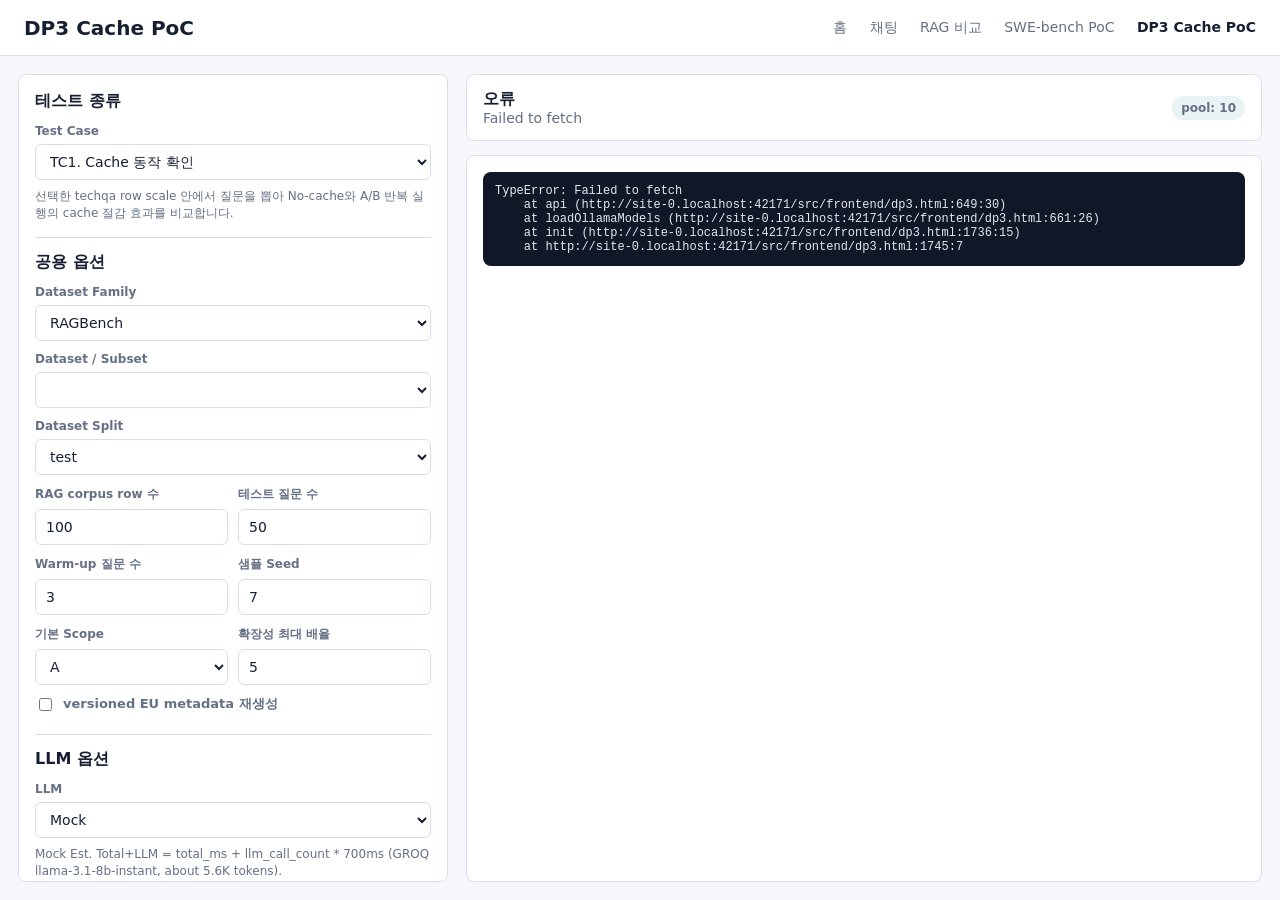
<file: src/frontend/dp3.html>
<!doctype html>
<html lang="ko">
<head>
  <meta charset="utf-8">
  <meta name="viewport" content="width=device-width, initial-scale=1">
  <title>DP3 Cache PoC</title>
  <style>
    :root {
      --bg: #f5f7fa;
      --panel: #fff;
      --ink: #172033;
      --muted: #657084;
      --line: #d8dee9;
      --accent: #176b87;
      --accent-2: #2e7d64;
      --soft: #e9f2f5;
      --warn: #9a5b13;
    }
    * { box-sizing: border-box; }
    body {
      margin: 0;
      background: var(--bg);
      color: var(--ink);
      font-family: "Segoe UI", system-ui, -apple-system, BlinkMacSystemFont, sans-serif;
      font-size: 14px;
    }
    header {
      height: 56px;
      padding: 0 24px;
      display: flex;
      align-items: center;
      justify-content: space-between;
      background: var(--panel);
      border-bottom: 1px solid var(--line);
    }
    header h1 { margin: 0; font-size: 20px; letter-spacing: 0; }
    nav a { margin-left: 18px; color: var(--muted); text-decoration: none; }
    main {
      display: grid;
      grid-template-columns: minmax(360px, 430px) minmax(0, 1fr);
      gap: 18px;
      padding: 18px;
      min-height: calc(100vh - 56px);
    }
    .panel {
      background: var(--panel);
      border: 1px solid var(--line);
      border-radius: 8px;
    }
    .settings {
      padding: 16px;
      overflow: auto;
      max-height: calc(100vh - 92px);
    }
    .section {
      padding: 14px 0;
      border-top: 1px solid var(--line);
    }
    .section:first-child { border-top: 0; padding-top: 0; }
    h2 { margin: 0 0 12px; font-size: 16px; }
    h3 { margin: 0 0 10px; font-size: 15px; }
    label {
      display: block;
      margin: 11px 0 6px;
      color: var(--muted);
      font-size: 12px;
      font-weight: 700;
    }
    input, select, button { font: inherit; }
    input[type="number"], select {
      width: 100%;
      height: 36px;
      border: 1px solid var(--line);
      border-radius: 6px;
      padding: 0 10px;
      background: #fff;
      color: var(--ink);
    }
    input[type="range"] {
      width: 100%;
      accent-color: var(--accent);
    }
    .row {
      display: grid;
      grid-template-columns: 1fr 1fr;
      gap: 10px;
    }
    .checkline {
      display: flex;
      align-items: center;
      gap: 8px;
      color: var(--muted);
      font-size: 13px;
      margin-top: 10px;
    }
    .actions {
      display: grid;
      grid-template-columns: 1fr 1fr;
      gap: 10px;
      margin-top: 12px;
    }
    button {
      height: 38px;
      border: 1px solid var(--line);
      border-radius: 6px;
      background: #fff;
      color: var(--ink);
      cursor: pointer;
      font-weight: 700;
    }
    button.primary {
      background: var(--accent);
      border-color: var(--accent);
      color: #fff;
    }
    button.secondary {
      background: var(--accent-2);
      border-color: var(--accent-2);
      color: #fff;
    }
    button.danger {
      background: #b91c1c;
      border-color: #b91c1c;
      color: #fff;
    }
    button:disabled { opacity: 0.55; cursor: wait; }
    .hint {
      margin-top: 8px;
      color: var(--muted);
      font-size: 12px;
      line-height: 1.45;
    }
    .pill {
      display: inline-flex;
      align-items: center;
      min-height: 24px;
      border-radius: 999px;
      padding: 0 9px;
      background: var(--soft);
      color: var(--accent);
      font-size: 12px;
      font-weight: 800;
      white-space: nowrap;
    }
    .content {
      display: grid;
      grid-template-rows: auto 1fr;
      gap: 14px;
      min-width: 0;
    }
    .status {
      min-height: 62px;
      padding: 14px 16px;
      display: flex;
      align-items: center;
      justify-content: space-between;
      gap: 16px;
    }
    .status strong { font-size: 16px; }
    .status span { color: var(--muted); }
    .progress-wrap {
      margin-top: 8px;
      width: min(520px, 56vw);
    }
    .progress-meta {
      display: flex;
      justify-content: space-between;
      gap: 12px;
      color: var(--muted);
      font-size: 12px;
      margin-bottom: 5px;
    }
    .progress-bar {
      width: 100%;
      height: 8px;
      border-radius: 999px;
      overflow: hidden;
      background: #e5eaf1;
    }
    .progress-bar > div {
      width: 0%;
      height: 100%;
      background: var(--accent);
      transition: width 0.25s ease;
    }
    .results {
      padding: 16px;
      overflow: auto;
      max-height: calc(100vh - 166px);
    }
    .empty {
      padding: 56px 16px;
      text-align: center;
      color: var(--muted);
      border: 1px dashed var(--line);
      border-radius: 8px;
      background: #fff;
    }
    .cards {
      display: grid;
      grid-template-columns: repeat(3, minmax(180px, 1fr));
      gap: 12px;
      margin: 12px 0 16px;
    }
    .card {
      border: 1px solid var(--line);
      border-radius: 8px;
      padding: 14px;
      background: #fff;
      min-width: 0;
    }
    .metric {
      display: flex;
      justify-content: space-between;
      gap: 10px;
      padding: 6px 0;
      border-top: 1px solid #edf0f4;
    }
    .metric:first-of-type { border-top: 0; }
    .metric span { color: var(--muted); }
    .metric b { font-variant-numeric: tabular-nums; text-align: right; }
    .result-block { margin-bottom: 18px; }
    .pair-details {
      display: grid;
      gap: 12px;
      margin-top: 12px;
    }
    .pair-detail {
      border: 1px solid var(--line);
      border-radius: 8px;
      background: #fff;
      padding: 12px;
    }
    .pair-detail h4 {
      margin: 0 0 8px;
      font-size: 14px;
    }
    .qa-grid {
      display: grid;
      grid-template-columns: 1fr 1fr;
      gap: 10px;
      margin-top: 10px;
    }
    .qa-box {
      border: 1px solid #edf0f4;
      border-radius: 8px;
      padding: 10px;
      background: #fafbfc;
      min-width: 0;
    }
    .qa-box strong {
      display: block;
      margin-bottom: 6px;
      font-size: 12px;
      color: var(--muted);
    }
    .answer-preview {
      white-space: pre-wrap;
      word-break: break-word;
      line-height: 1.45;
      max-height: 220px;
      overflow: auto;
    }
    .table-wrap {
      border: 1px solid var(--line);
      border-radius: 8px;
      overflow: auto;
      background: #fff;
      margin-top: 10px;
    }
    table {
      width: 100%;
      border-collapse: collapse;
      font-size: 13px;
      min-width: 680px;
    }
    th, td {
      padding: 8px 10px;
      border-bottom: 1px solid #edf0f4;
      text-align: left;
      vertical-align: top;
      font-variant-numeric: tabular-nums;
    }
    th {
      color: var(--muted);
      background: #fafbfc;
      font-size: 12px;
      position: sticky;
      top: 0;
    }
    .mode-title {
      display: flex;
      align-items: center;
      justify-content: space-between;
      gap: 12px;
      margin-top: 4px;
    }
    .log {
      white-space: pre-wrap;
      background: #101828;
      color: #e5e7eb;
      padding: 12px;
      border-radius: 8px;
      font-family: Consolas, "Courier New", monospace;
      font-size: 12px;
      overflow: auto;
      max-height: 360px;
    }
    @media (max-width: 1080px) {
      main { grid-template-columns: 1fr; }
      .settings, .results { max-height: none; }
      .cards { grid-template-columns: 1fr; }
      .qa-grid { grid-template-columns: 1fr; }
    }
  </style>
</head>
<body>
  <header>
    <h1>DP3 Cache PoC</h1>
    <nav>
      <a href="/">홈</a>
      <a href="/chat">채팅</a>
      <a href="/compare">RAG 비교</a>
      <a href="/swebench">SWE-bench PoC</a>
      <a href="/dp3" style="color: var(--ink); font-weight: 700;">DP3 Cache PoC</a>
    </nav>
  </header>

  <main>
    <aside class="panel settings">
      <div class="section">
        <h2>테스트 종류</h2>
        <label for="testCase">Test Case</label>
        <select id="testCase">
          <option value="cache">TC1. Cache 동작 확인</option>
          <option value="scalability">TC2. 데이터셋 확장성</option>
          <option value="similar_pair_quality">TC3. 유사질문 Pair 품질</option>
        </select>
        <div id="caseHint" class="hint"></div>
      </div>

      <div class="section">
        <h2>공용 옵션</h2>
        <label for="datasetFamily">Dataset Family</label>
        <select id="datasetFamily">
          <option value="longbench">LongBench</option>
          <option value="ragbench">RAGBench</option>
        </select>

        <label for="dataset">Dataset / Subset</label>
        <select id="dataset"></select>

        <label for="datasetSplit">Dataset Split</label>
        <select id="datasetSplit">
          <option value="test">test</option>
          <option value="validation">validation</option>
          <option value="train">train</option>
        </select>

        <div class="row">
          <div>
            <label for="numExamples">RAG corpus row 수</label>
            <input id="numExamples" type="number" min="1" max="500" value="5">
          </div>
          <div>
            <label for="queryCount">테스트 질문 수</label>
            <input id="queryCount" type="number" min="1" max="1000" value="100">
          </div>
        </div>

        <div class="row">
          <div>
            <label for="warmupCount">Warm-up 질문 수</label>
            <input id="warmupCount" type="number" min="0" max="20" value="3">
          </div>
          <div>
            <label for="seed">샘플 Seed</label>
            <input id="seed" type="number" value="7">
          </div>
        </div>

        <div class="row">
          <div>
            <label for="scope">기본 Scope</label>
            <select id="scope">
              <option value="A">A</option>
              <option value="B">B</option>
            </select>
          </div>
          <div>
            <label for="maxScale">확장성 최대 배율</label>
            <input id="maxScale" type="number" min="1" max="5" value="5">
          </div>
        </div>

        <label class="checkline"><input id="resetMetadata" type="checkbox"> versioned EU metadata 재생성</label>
      </div>

      <div class="section">
        <h2>LLM 옵션</h2>
        <label for="llmOption">LLM</label>
        <select id="llmOption">
          <option value="mock">Mock</option>
          <option value="llama-3.1-8b-instant">Llama 8B - llama-3.1-8b-instant</option>
          <option value="llama-3.3-70b-versatile">Llama 70B - llama-3.3-70b-versatile</option>
          <option value="qwen/qwen3.6-27b">Qwen 27B - qwen/qwen3.6-27b</option>
          <optgroup id="ollamaLlmOptions" label="Ollama (RAG Compare PoC)"></optgroup>
        </select>
        <div class="hint">Mock Est. Total+LLM = total_ms + llm_call_count * 700ms (GROQ llama-3.1-8b-instant, about 5.6K tokens).</div>
        <div class="hint">TC1은 항상 Mock으로 실행합니다. TC2는 기본 Mock, TC3는 선택한 LLM을 사용할 수 있습니다.</div>
      </div>

      <div class="section">
        <h2>A안 옵션</h2>
        <label for="sampleRate">필터링 질문풀 비율 <span id="sampleRateText" class="pill">10%</span></label>
        <input id="sampleRate" type="range" min="1" max="30" value="10">

        <div class="row">
          <div>
            <label for="minPerDataset">Dataset별 최소</label>
            <input id="minPerDataset" type="number" min="1" max="50" value="5">
          </div>
          <div>
            <label for="poolSeed">질문풀 Seed</label>
            <input id="poolSeed" type="number" value="42">
          </div>
        </div>

        <label for="routeThreshold">Route Threshold <span id="routeText" class="pill">0.70</span></label>
        <input id="routeThreshold" type="range" min="0" max="100" value="70">

        <label for="routePoolMode">Route Pool Mode</label>
        <select id="routePoolMode">
          <option value="sampled">랜덤 샘플링</option>
        </select>
      </div>

      <div class="section">
        <h2>A/B 공통 옵션</h2>
        <label for="cacheThreshold">Cache Hit Threshold <span id="cacheText" class="pill">0.86</span></label>
        <input id="cacheThreshold" type="range" min="0" max="100" value="86">

        <label class="checkline"><input id="useReranker" type="checkbox"> Cross-Encoder reranking 사용</label>
        <div class="row">
          <div>
            <label for="rerankCandidates">Rerank 후보 수</label>
            <input id="rerankCandidates" type="number" min="5" max="100" value="30">
          </div>
          <div>
            <label for="rerankModel">Reranker</label>
            <select id="rerankModel">
              <option value="cross-encoder/ms-marco-MiniLM-L-6-v2">ms-marco-MiniLM-L-6-v2</option>
            </select>
          </div>
          <div>
            <label for="rerankDevice">Reranker Device</label>
            <select id="rerankDevice">
              <option value="auto">Auto</option>
              <option value="cpu">CPU</option>
              <option value="cuda">GPU / CUDA</option>
            </select>
          </div>
        </div>
      </div>

      <div class="actions">
        <button id="prepareBtn">Prepare</button>
        <button id="seedBtn">Seed Pool</button>
      </div>
      <div class="actions">
        <button id="runSuiteBtn" class="primary">선택 테스트 시작</button>
        <button id="stopSuiteBtn" class="danger" hidden>실행 중단</button>
        <button id="refreshBtn">Refresh Stats</button>
      </div>
    </aside>

    <section class="content">
      <div class="panel status">
        <div>
          <strong id="statusTitle">준비됨</strong><br>
          <span id="statusText">테스트 종류와 옵션을 지정한 뒤 시작하세요.</span>
          <div id="progressWrap" class="progress-wrap" hidden>
            <div class="progress-meta">
              <span id="progressStep">-</span>
              <span id="progressCount">0 / 0</span>
            </div>
            <div class="progress-bar"><div id="progressFill"></div></div>
          </div>
        </div>
        <span id="poolInfo" class="pill">pool: -</span>
      </div>

      <div class="panel results">
        <div id="resultRoot" class="empty">아직 실행 결과가 없습니다.</div>
      </div>
    </section>
  </main>

  <script>
    const $ = (id) => document.getElementById(id);
    const API_BASE = location.port === "8000" ? "" : "http://127.0.0.1:8000";
    let latestRagasInputPath = null;
    let availableOllamaModels = [];
    let selectedSuiteJob = null;
    let latestRagasJob = null;
    let activeDp3Job = null;
    let suitePollToken = 0;
    let ragasPollToken = 0;
    const activeJobStatuses = new Set(["queued", "running", "cancel_requested"]);
    const controls = [
      "testCase", "datasetFamily", "dataset", "datasetSplit", "numExamples", "queryCount", "warmupCount", "seed", "scope", "maxScale",
      "resetMetadata", "llmOption", "sampleRate", "minPerDataset", "poolSeed", "routeThreshold",
      "routePoolMode", "cacheThreshold", "useReranker", "rerankCandidates", "rerankModel", "rerankDevice", "prepareBtn", "seedBtn",
      "runSuiteBtn", "refreshBtn"
    ];

    const caseHints = {
      cache: "선택한 techqa row scale 안에서 질문을 뽑아 No-cache와 A/B 반복 실행의 cache 절감 효과를 비교합니다.",
      scalability: "techqa row 100, 200, 300을 고정 비교하며 No-cache RAG 비용 증가를 확인합니다.",
      mixed_timing: "TC_Add. emanual 유사질문 set을 사용한 보조 수행시간 테스트입니다.",
      similar_pair_quality: "techqa의 의미 차이가 있는 유사질문 pair에서 A안과 B안의 답변 재사용 방식을 비교합니다."
    };

    function setBusy(isBusy, title, text) {
      controls.forEach((id) => { $(id).disabled = isBusy; });
      if (title) $("statusTitle").textContent = title;
      if (text) $("statusText").textContent = text;
      if (!isBusy) syncExecutionButtons();
    }

    function isActiveJob(job) {
      return Boolean(job && activeJobStatuses.has(job.status));
    }

    function syncExecutionButtons() {
      const suiteRunning = isActiveJob(selectedSuiteJob);
      const anyRunning = isActiveJob(activeDp3Job);
      $("runSuiteBtn").disabled = anyRunning;
      $("prepareBtn").disabled = anyRunning;
      $("seedBtn").disabled = anyRunning;
      $("stopSuiteBtn").hidden = !suiteRunning;
      $("stopSuiteBtn").disabled = !suiteRunning || selectedSuiteJob?.status === "cancel_requested";
      syncRagasButtons();
    }

    function syncRagasButtons() {
      const proxyBtn = $("runProxyRagasBtn");
      const officialBtn = $("runOfficialRagasBtn");
      const stopBtn = $("stopRagasBtn");
      if (!proxyBtn && !officialBtn && !stopBtn) return;
      const currentInputJob = latestRagasJob && latestRagasJob.input_path === latestRagasInputPath
        ? latestRagasJob
        : null;
      const ragasRunning = isActiveJob(currentInputJob);
      const anyRunning = isActiveJob(activeDp3Job);
      if (proxyBtn) proxyBtn.disabled = anyRunning;
      if (officialBtn) officialBtn.disabled = anyRunning;
      if (stopBtn) {
        stopBtn.hidden = !ragasRunning;
        stopBtn.disabled = !ragasRunning || currentInputJob.status === "cancel_requested";
      }
    }

    function threshold(id) {
      return Number($(id).value) / 100;
    }

    function updateLabels() {
      $("sampleRateText").textContent = `${$("sampleRate").value}%`;
      $("routeText").textContent = threshold("routeThreshold").toFixed(2);
      $("cacheText").textContent = threshold("cacheThreshold").toFixed(2);
      $("caseHint").textContent = caseHints[$("testCase").value] || "";
      updatePoolEstimate();
    }

    function selectedDatasetRows() {
      const option = $("dataset").selectedOptions[0];
      const match = option?.textContent?.match(/\((\d+)\)/);
      return match ? Number(match[1]) : null;
    }

    function effectivePoolRows() {
      const datasetRows = selectedDatasetRows();
      let rows = datasetRows;
      const tc = $("testCase").value;
      if (tc === "cache") {
        rows = Math.min(datasetRows || Number($("numExamples").value), Number($("numExamples").value));
      } else if (tc === "scalability") {
        rows = Math.min(datasetRows || 100, 100);
      }
      return rows;
    }

    function updatePoolEstimate() {
      const rows = effectivePoolRows();
      if (!rows) {
        $("poolInfo").textContent = "pool: -";
        return;
      }
      const estimated = Math.min(
        rows,
        Math.max(Number($("minPerDataset").value || 1), Math.round(rows * threshold("sampleRate")))
      );
      $("poolInfo").textContent = `pool: ${estimated}`;
    }

    function applyCaseDefaults() {
      const tc = $("testCase").value;
      if (tc === "cache") {
        $("datasetFamily").value = "ragbench";
        $("datasetSplit").value = "test";
        $("numExamples").value = 100;
        $("queryCount").value = 50;
        $("routeThreshold").value = 70;
        $("cacheThreshold").value = 86;
        $("routePoolMode").value = "sampled";
        $("llmOption").value = "mock";
      } else if (tc === "scalability") {
        $("datasetFamily").value = "ragbench";
        $("datasetSplit").value = "test";
        $("numExamples").value = 100;
        $("queryCount").value = 50;
        $("maxScale").value = 3;
        $("routeThreshold").value = 70;
        $("cacheThreshold").value = 86;
        $("routePoolMode").value = "sampled";
        $("llmOption").value = "mock";
      } else if (tc === "mixed_timing") {
        $("datasetFamily").value = "ragbench";
        $("datasetSplit").value = "test";
        $("numExamples").value = 132;
        $("queryCount").value = 32;
        $("routeThreshold").value = 70;
        $("cacheThreshold").value = 86;
        $("routePoolMode").value = "sampled";
        $("llmOption").value = "mock";
      } else if (tc === "similar_pair_quality") {
        $("datasetFamily").value = "ragbench";
        $("datasetSplit").value = "test";
        $("numExamples").value = 314;
        $("queryCount").value = 20;
        $("routeThreshold").value = 70;
        $("cacheThreshold").value = 86;
        $("routePoolMode").value = "sampled";
      }
    }

    async function api(path, options = {}) {
      const response = await fetch(`${API_BASE}${path}`, {
        headers: { "Content-Type": "application/json" },
        ...options
      });
      if (!response.ok) {
        const text = await response.text();
        throw new Error(`${response.status} ${text}`);
      }
      return response.json();
    }

    async function loadOllamaModels() {
      const data = await api("/api/models");
      availableOllamaModels = data.models || [];
      const group = $("ollamaLlmOptions");
      group.innerHTML = "";
      availableOllamaModels.forEach((model) => {
        const option = document.createElement("option");
        option.value = `ollama::${model}`;
        option.textContent = `Ollama - ${model}`;
        group.appendChild(option);
      });
    }

    function ollamaRagasOptions() {
      return availableOllamaModels.map((model) =>
        `<option value="ollama::${escapeHtml(model)}">Ollama / ${escapeHtml(model)}</option>`
      ).join("");
    }

    function sourceId() {
      if ($("datasetFamily").value === "ragbench") {
        return `dp3_ragbench_${$("dataset").value}_${$("datasetSplit").value}_${Number($("numExamples").value)}`;
      }
      return `dp3_longbench_${$("dataset").value}_${Number($("numExamples").value)}`;
    }

    function llmPayload() {
      const option = $("llmOption").value;
      if (option === "mock") {
        return { llm_provider: "mock", model: null };
      }
      if (option.startsWith("ollama::")) {
        return { llm_provider: "ollama", model: option.slice("ollama::".length) };
      }
      return { llm_provider: "groq", model: option };
    }

    function suitePayload() {
      return {
        test_case: $("testCase").value,
        dataset_family: $("datasetFamily").value,
        dataset_name: $("dataset").value,
        dataset_split: $("datasetSplit").value,
        num_examples: Number($("numExamples").value),
        query_count: Number($("queryCount").value),
        seed: Number($("seed").value),
        warmup_count: Number($("warmupCount").value),
        user_scope: $("scope").value,
        max_scale: Number($("maxScale").value),
        route_threshold: threshold("routeThreshold"),
        cache_threshold: threshold("cacheThreshold"),
        route_pool_mode: $("routePoolMode").value,
        sample_rate: threshold("sampleRate"),
        min_per_dataset: Number($("minPerDataset").value),
        pool_seed: Number($("poolSeed").value),
        ...llmPayload(),
        use_reranker: $("useReranker").checked,
        rerank_candidates: Number($("rerankCandidates").value),
        rerank_model: `${$("rerankModel").value}||device=${$("rerankDevice").value}`,
        reset_metadata: $("resetMetadata").checked,
        include_smoke: false
      };
    }

    async function loadDatasets() {
      if ($("datasetFamily").value === "ragbench") {
        const data = await api("/api/dp3/ragbench/datasets");
        const localRows = Object.fromEntries(
          (data.datasets || []).map((d) => [`${d.dataset}:${d.split}`, d.rows])
        );
        $("dataset").innerHTML = (data.available_subsets || ["techqa", "emanual"]).map((name) => {
          const rows = localRows[`${name}:${$("datasetSplit").value}`];
          return `<option value="${name}">${name}${rows ? ` (${rows})` : ""}</option>`;
        }).join("");
        const tc = $("testCase").value;
        if (tc === "mixed_timing") {
          $("dataset").value = "emanual";
        } else if (tc === "similar_pair_quality") {
          $("dataset").value = "techqa";
        } else {
          $("dataset").value = "techqa";
        }
        return;
      }

      const data = await api("/api/dp3/longbench/datasets");
      $("dataset").innerHTML = data.datasets.map((d) =>
        `<option value="${d.dataset}">${d.dataset} (${d.rows})</option>`
      ).join("");
      if (data.datasets.some((d) => d.dataset === "multifieldqa_en")) {
        $("dataset").value = "multifieldqa_en";
      }
    }

    async function refreshStats() {
      const stats = await api("/api/dp3/question-pool/stats");
      updatePoolEstimate();
      return stats;
    }

    async function prepareLongBench() {
      const family = $("datasetFamily").value;
      setBusy(true, `${family === "ragbench" ? "RAGBench" : "LongBench"} 준비 중`, "ROI-RAG EU와 versioned metadata를 준비합니다.");
      try {
        const path = family === "ragbench" ? "/api/dp3/ragbench/prepare" : "/api/dp3/longbench/prepare";
        const result = await api(path, {
          method: "POST",
          body: JSON.stringify({
            dataset_name: $("dataset").value,
            dataset_split: $("datasetSplit").value,
            num_examples: Number($("numExamples").value),
            auto_download: true,
            reset: false,
            reset_metadata: $("resetMetadata").checked
          })
        });
        $("statusTitle").textContent = `${family === "ragbench" ? "RAGBench" : "LongBench"} 준비 완료`;
        $("statusText").textContent = `${result.source_id}, EU ${result.context_unit_count}, version rows ${result.version_rows}`;
        renderLog(result);
      } catch (err) {
        showError(err);
      } finally {
        setBusy(false);
      }
    }

    async function seedPool() {
      const family = $("datasetFamily").value;
      setBusy(true, "질문풀 생성 중", `${family === "ragbench" ? "RAGBench" : "LongBench"} 질문에서 A안 routing pool을 seed합니다.`);
      try {
        const result = await api("/api/dp3/question-pool/seed", {
          method: "POST",
          body: JSON.stringify({
            dataset_family: family,
            dataset: family === "ragbench" ? $("dataset").value : null,
            dataset_split: $("datasetSplit").value,
            sample_rate: threshold("sampleRate"),
            min_per_dataset: Number($("minPerDataset").value),
            seed: Number($("poolSeed").value),
            row_limit: effectivePoolRows(),
            reset: true,
            include_smoke: false
          })
        });
        await refreshStats();
        $("statusTitle").textContent = "질문풀 생성 완료";
        $("statusText").textContent = `${result.total_questions || result.seeded_questions || 0}개 중 ${result.seeded_questions}개 seed`;
        renderLog(result);
      } catch (err) {
        showError(err);
      } finally {
        setBusy(false);
      }
    }

    async function runSuite() {
      const payload = suitePayload();
      try {
        const started = await api("/api/dp3/test-suite/start", {
          method: "POST",
          body: JSON.stringify(payload)
        });
        selectedSuiteJob = started;
        activeDp3Job = started;
        const token = ++suitePollToken;
        updateProgress(started);
        renderRunning(started);
        syncExecutionButtons();
        await pollSuiteJob(started.job_id, token);
      } catch (err) {
        showError(err);
        await restoreSelectedCase();
      }
    }

    async function stopSuite() {
      if (!isActiveJob(selectedSuiteJob)) return;
      try {
        selectedSuiteJob = await api(
          `/api/dp3/test-suite/jobs/${selectedSuiteJob.job_id}/cancel`,
          { method: "POST" }
        );
        activeDp3Job = selectedSuiteJob;
        updateProgress(selectedSuiteJob);
        renderRunning(selectedSuiteJob);
        syncExecutionButtons();
      } catch (err) {
        showError(err);
      }
    }

    async function pollSuiteJob(jobId, token) {
      while (token === suitePollToken) {
        await sleep(1000);
        if (token !== suitePollToken) return;
        const job = await api(`/api/dp3/test-suite/jobs/${jobId}`);
        if (job.test_case !== $("testCase").value) return;
        selectedSuiteJob = job;
        activeDp3Job = isActiveJob(job) ? job : null;
        if (isActiveJob(job)) {
          updateProgress(job);
          renderRunning(job);
          syncExecutionButtons();
          continue;
        }
        await renderSuiteJobState(job);
        if (job.status === "completed") {
          await refreshStats();
        }
        syncExecutionButtons();
        return;
      }
    }

    async function renderSuiteJobState(job) {
      selectedSuiteJob = job || null;
      latestRagasInputPath = null;
      if (!job) {
        $("progressWrap").hidden = true;
        $("statusTitle").textContent = "준비됨";
        $("statusText").textContent = "아직 실행 이력이 없습니다.";
        $("resultRoot").className = "empty";
        $("resultRoot").textContent = "아직 실행 결과가 없습니다.";
        return;
      }
      if (isActiveJob(job)) {
        updateProgress(job);
        renderRunning(job);
        return;
      }
      if (job.status === "completed" && job.result) {
        const label = $("testCase").selectedOptions[0].textContent;
        $("statusTitle").textContent = `${label} 완료`;
        $("statusText").textContent = job.result.test_case === "scalability"
          ? `${job.result.max_scale}개 scale, 질문 ${job.result.query_count}개`
          : `${job.result.query_count}개 질문, dataset=${job.request?.dataset_name || "-"}`;
        updateProgress({ ...job, progress_percent: 100, completed: job.total });
        renderSuiteResult(job.result);
        if (job.result.test_case === "similar_pair_quality") {
          await restoreLatestRagas();
        }
        return;
      }
      $("progressWrap").hidden = true;
      $("statusTitle").textContent = job.status === "cancelled"
        ? "실행 중단됨"
        : job.status === "interrupted"
          ? "서버 재시작으로 중단됨"
          : "실행 실패";
      $("statusText").textContent = job.error || job.current_step || job.status;
      $("resultRoot").className = "empty";
      $("resultRoot").textContent = job.status === "failed"
        ? `마지막 실행 실패: ${job.error || "알 수 없는 오류"}`
        : "마지막 실행이 완료되지 않았습니다.";
    }

    async function restoreSelectedCase(autoSelectActive = false) {
      const testCase = $("testCase").value;
      const token = ++suitePollToken;
      const state = await api(`/api/dp3/test-suite/latest/${encodeURIComponent(testCase)}`);
      if (token !== suitePollToken || testCase !== $("testCase").value) return;
      if (autoSelectActive && isActiveJob(state.active_job)) {
        const activeTestCase = state.active_job.kind === "ragas"
          ? "similar_pair_quality"
          : state.active_job.test_case;
        if (activeTestCase && activeTestCase !== testCase) {
          $("testCase").value = activeTestCase;
          applyCaseDefaults();
          await loadDatasets();
          updateLabels();
          return restoreSelectedCase(false);
        }
      }
      selectedSuiteJob = state.job || null;
      activeDp3Job = state.active_job || null;
      await renderSuiteJobState(selectedSuiteJob);
      if (isActiveJob(activeDp3Job) && activeDp3Job.job_id !== selectedSuiteJob?.job_id) {
        const activeLabel = activeDp3Job.kind === "ragas"
          ? "TC3 RAGAS"
          : activeDp3Job.test_case || "다른 테스트";
        $("statusTitle").textContent = `${activeLabel} 실행 중`;
        $("statusText").textContent = "실행 중인 항목을 선택하면 진행률 확인과 중단이 가능합니다.";
      }
      syncExecutionButtons();
      if (isActiveJob(selectedSuiteJob)) {
        pollSuiteJob(selectedSuiteJob.job_id, token).catch(showError);
      }
    }

    async function runRagasForLatest(runOfficial) {
      if (!latestRagasInputPath) {
        showError(new Error("먼저 TC3를 실행해서 RAGAS input을 생성해 주세요."));
        return;
      }
      const target = $("ragasResultRoot");
      const maxRows = Number($("ragasResultMaxRows")?.value || 2);
      const evaluatorOption = $("ragasEvaluatorModel")?.value || "";
      const separatorIndex = evaluatorOption.indexOf("::");
      const evaluatorProvider = separatorIndex >= 0
        ? evaluatorOption.slice(0, separatorIndex)
        : null;
      const evaluatorModel = separatorIndex >= 0
        ? evaluatorOption.slice(separatorIndex + 2)
        : (evaluatorOption || null);
      if (target) {
        target.innerHTML = `<div class="hint">${runOfficial ? "Official RAGAS 실행 중입니다. evaluator LLM 호출 때문에 오래 걸릴 수 있습니다." : "Proxy RAGAS 계산 중입니다."}</div>`;
      }
      try {
        const started = await api("/api/dp3/ragas/start", {
          method: "POST",
          body: JSON.stringify({
            input_path: latestRagasInputPath,
            run_official: runOfficial,
            max_rows: maxRows,
            provider: evaluatorProvider,
            model: evaluatorModel
          })
        });
        latestRagasJob = started;
        activeDp3Job = started;
        const token = ++ragasPollToken;
        renderRagasRunning(started);
        syncExecutionButtons();
        await pollRagasJob(started.job_id, token);
      } catch (err) {
        if (target) {
          target.innerHTML = `<div class="log">${escapeHtml(String(err.stack || err.message || err))}</div>`;
        } else {
          showError(err);
        }
        await restoreSelectedCase();
      }
    }

    async function stopRagas() {
      if (!isActiveJob(latestRagasJob)) return;
      try {
        latestRagasJob = await api(
          `/api/dp3/ragas/jobs/${latestRagasJob.job_id}/cancel`,
          { method: "POST" }
        );
        activeDp3Job = latestRagasJob;
        renderRagasRunning(latestRagasJob);
        syncExecutionButtons();
      } catch (err) {
        showError(err);
      }
    }

    function renderRagasRunning(job) {
      const target = $("ragasResultRoot");
      if (!target) return;
      updateProgress(job);
      $("statusTitle").textContent = "TC3 RAGAS 실행 중";
      $("statusText").textContent = `${job.current_step || "평가 중"} · ${job.completed || 0}/${job.total || 1}`;
      target.innerHTML = `
        <div class="card">
          <h3>RAGAS 실행 중</h3>
          ${metric("Job", job.job_id || "-")}
          ${metric("상태", job.status || "-")}
          ${metric("현재 단계", job.current_step || "-")}
          ${metric("진행률", `${fmt(job.progress_percent || 0)}%`)}
          ${metric("완료", `${job.completed || 0} / ${job.total || 1}`)}
        </div>
      `;
    }

    async function pollRagasJob(jobId, token) {
      while (token === ragasPollToken) {
        await sleep(1000);
        if (token !== ragasPollToken) return;
        const job = await api(`/api/dp3/ragas/jobs/${jobId}`);
        if (job.input_path !== latestRagasInputPath) return;
        latestRagasJob = job;
        activeDp3Job = isActiveJob(job) ? job : null;
        if (isActiveJob(job)) {
          renderRagasRunning(job);
          syncExecutionButtons();
          continue;
        }
        renderRagasJobState(job);
        syncExecutionButtons();
        return;
      }
    }

    function applyRagasRequest(job) {
      const request = job?.request;
      if (!request) return;
      const maxRows = $("ragasResultMaxRows");
      if (maxRows && request.max_rows) maxRows.value = request.max_rows;
      const evaluator = $("ragasEvaluatorModel");
      const value = request.provider && request.model
        ? `${request.provider}::${request.model}`
        : "";
      if (evaluator && value && Array.from(evaluator.options).some((option) => option.value === value)) {
        evaluator.value = value;
      }
    }

    function renderRagasJobState(job) {
      const target = $("ragasResultRoot");
      if (!target || !job) return;
      applyRagasRequest(job);
      if (isActiveJob(job)) {
        renderRagasRunning(job);
      } else if (job.status === "completed" && job.result) {
        updateProgress({ ...job, progress_percent: 100, completed: job.total });
        $("statusTitle").textContent = "TC3 RAGAS 완료";
        $("statusText").textContent = `RAGAS 평가 ${job.completed || job.total || 0}행 완료`;
        target.innerHTML = renderRagasRunResult(job.result);
      } else if (job.status === "cancelled" || job.status === "interrupted") {
        $("progressWrap").hidden = true;
        $("statusTitle").textContent = job.status === "cancelled" ? "TC3 RAGAS 중단됨" : "TC3 RAGAS 실행 중단됨";
        $("statusText").textContent = job.current_step || job.status;
        target.innerHTML = `<div class="hint">${job.status === "cancelled" ? "RAGAS 실행이 중단되었습니다." : "서버 재시작으로 RAGAS 실행이 중단되었습니다."}</div>`;
      } else {
        $("progressWrap").hidden = true;
        $("statusTitle").textContent = "TC3 RAGAS 실패";
        $("statusText").textContent = job.error || job.current_step || job.status;
        target.innerHTML = `<div class="log">${escapeHtml(job.error || "RAGAS 실행에 실패했습니다.")}</div>`;
      }
    }

    async function restoreLatestRagas() {
      if (!latestRagasInputPath) return;
      const token = ++ragasPollToken;
      const state = await api("/api/dp3/ragas/latest");
      if (token !== ragasPollToken) return;
      activeDp3Job = state.active_job || null;
      const job = state.job;
      latestRagasJob = job && job.input_path === latestRagasInputPath ? job : null;
      if (latestRagasJob) {
        renderRagasJobState(latestRagasJob);
      }
      syncExecutionButtons();
      if (isActiveJob(latestRagasJob)) {
        pollRagasJob(latestRagasJob.job_id, token).catch(showError);
      }
    }

    function renderRagasRunResult(result) {
      const parts = [];
      if (result.official_ragas) {
        parts.push(officialRagasTable(result.official_ragas));
      }
      if (result.ragas_proxy) {
        parts.push(ragasProxyTable(result.ragas_proxy));
      }
      return parts.join("") || `<div class="hint">RAGAS 결과가 없습니다.</div>`;
    }

    function sleep(ms) {
      return new Promise((resolve) => setTimeout(resolve, ms));
    }

    function updateProgress(job) {
      $("progressWrap").hidden = false;
      const total = job.total || 1;
      const done = job.completed || 0;
      const pct = Number.isFinite(Number(job.progress_percent))
        ? Number(job.progress_percent)
        : Math.round((done / total) * 1000) / 10;
      $("progressStep").textContent = job.current_step || job.status || "-";
      $("progressCount").textContent = `${done} / ${total} · ${fmt(pct)}%`;
      $("progressFill").style.width = `${Math.min(100, Math.max(0, pct))}%`;
      $("statusText").textContent = `${job.current_step || "실행 중"} · ${done}/${total}`;
    }

    function renderRunning(job) {
      $("resultRoot").className = "";
      $("resultRoot").innerHTML = `
        <div class="card">
          <h3>테스트 실행 중</h3>
          ${metric("Job", job.job_id || "-")}
          ${metric("상태", job.status || "-")}
          ${metric("현재 단계", job.current_step || "-")}
          ${metric("진행률", `${fmt(job.progress_percent || 0)}%`)}
          ${metric("완료", `${job.completed || 0} / ${job.total || 1}`)}
        </div>
      `;
    }

    function pct(ratio) {
      return `${((ratio || 0) * 100).toFixed(1)}%`;
    }

    function fmt(value, digits = 1) {
      if (!Number.isFinite(Number(value))) return "-";
      return Number(value).toFixed(digits);
    }

    function escapeHtml(value) {
      return String(value ?? "")
        .replaceAll("&", "&amp;")
        .replaceAll("<", "&lt;")
        .replaceAll(">", "&gt;")
        .replaceAll('"', "&quot;")
        .replaceAll("'", "&#39;");
    }

    function tokenUsageText(usage) {
      if (!usage) return "-";
      const total = usage.total_tokens ?? usage.estimated_tokens ?? "-";
      const prompt = usage.prompt_tokens ?? "-";
      const completion = usage.completion_tokens ?? "-";
      const calls = usage.llm_calls ?? "-";
      const trimmed = usage.prompt_trimmed ? ", trimmed" : "";
      return `calls ${calls}, total ${total}, prompt ${prompt}, completion ${completion}${trimmed}`;
    }

    function stat(summary, key, part = "avg") {
      return summary?.timing_stats_ms?.[key]?.[part];
    }

    function statText(summary, key) {
      const s = summary?.timing_stats_ms?.[key];
      if (!s) return "-";
      return `${fmt(s.avg)} / ${fmt(s.min)} / ${fmt(s.max)} ms`;
    }

    function avgMs(summary, key) {
      const value = stat(summary, key, "avg");
      return Number.isFinite(Number(value)) ? `${fmt(value)}ms` : "-";
    }

    function estimatedTotalMetric(summary) {
      const s = summary?.estimated_total_with_llm_ms;
      if (!s) return "";
      return metric("Est. Total+LLM", `${fmt(s.avg)}ms`, `min ${fmt(s.min)} / max ${fmt(s.max)}`);
    }

    function metric(label, value, extra = "") {
      return `<div class="metric"><span>${label}</span><b>${value}${extra ? ` <small>${extra}</small>` : ""}</b></div>`;
    }

    function passLabel(pass) {
      return {
        v1_first: "V1 첫 실행",
        v1_repeat: "V1 반복",
        v1: "V1 실행",
        mixed: "혼합 실행",
        mixed_repeat: "Mixed repeat",
        left_seed: "Left seed",
        right_probe: "Right probe",
        scale: "Scale 실행",
        scale_first: "Scale 첫 실행",
        scale_repeat: "Scale 반복"
      }[pass] || pass;
    }

    function summaryCards(result) {
      const blocks = [];
      if (result.no_cache) {
        blocks.push(...result.no_cache.passes.map((p) => modeCard("No-cache", p)));
      }
      if (result.a) {
        blocks.push(...result.a.passes.map((p) => modeCard("A안", p)));
      }
      if (result.b) {
        blocks.push(...result.b.passes.map((p) => modeCard("B안", p)));
      }
      return `<div class="cards">${blocks.join("")}</div>`;
    }

    function modeCard(title, pass) {
      const s = pass.summary;
      if (pass.mode === "A") {
        return `
          <div class="card">
            <h3>${title} · ${passLabel(pass.pass)}</h3>
            ${metric("Total", s.total)}
            ${metric("Avg Total", avgMs(s, "total_ms"))}
            ${metric("Route 통과", s.route_passed, pct(s.route_pass_ratio))}
            ${metric("Cache hit", s.cache_hits, pct(s.cache_hit_ratio))}
            ${metric("Validator 통과", s.validation_passed, pct(s.validation_pass_ratio))}
            ${metric("RAG fallback", s.fallbacks, pct(s.fallback_ratio))}
            ${metric("Avg RAG", avgMs(s, "rag_total_ms"))}
            ${metric("LLM calls", s.llm_calls)}
            ${estimatedTotalMetric(s)}
          </div>
        `;
      }
      if (pass.mode === "no_cache") {
        return `
          <div class="card">
            <h3>${title} · ${passLabel(pass.pass)}</h3>
            ${metric("Total", s.total)}
            ${metric("Avg Total", avgMs(s, "total_ms"))}
            ${metric("Full RAG", s.full_retrievals)}
            ${metric("Avg Full RAG", avgMs(s, "full_retrieval_total_ms"))}
            ${metric("LLM calls", s.llm_calls)}
            ${estimatedTotalMetric(s)}
          </div>
        `;
      }
      return `
        <div class="card">
          <h3>${title} · ${passLabel(pass.pass)}</h3>
          ${metric("Total", s.total)}
          ${metric("Avg Total", avgMs(s, "total_ms"))}
          ${metric("Cache hit", s.context_cache_hits, pct(s.cache_hit_ratio))}
          ${metric("Validator 전체 통과", s.validation_full_passed, pct(s.validation_full_pass_ratio))}
          ${metric("Validator 파셜 통과", s.validation_partial_passed, pct(s.validation_partial_pass_ratio))}
          ${metric("Validator 통과 실패", s.validation_failed, pct(s.validation_failed_ratio))}
          ${metric("Context 재사용", s.context_cache_reused, pct(s.context_cache_reuse_ratio))}
          ${metric("Full RAG", s.full_retrievals, pct(s.full_retrieval_ratio))}
          ${metric("Avg Full RAG", avgMs(s, "full_retrieval_total_ms"))}
          ${metric("Delta RAG", s.delta_retrievals, pct(s.delta_retrieval_ratio))}
          ${metric("Avg Delta RAG", avgMs(s, "delta_retrieval_total_ms"))}
          ${metric("LLM calls", s.llm_calls)}
          ${estimatedTotalMetric(s)}
        </div>
      `;
    }

    function timingRows(pass) {
      const rowsA = [
        ["Embedding", "embedding_ms"],
        ["Routing", "route_ms"],
        ["Cache lookup", "cache_lookup_ms"],
        ["Validation", "validation_ms"],
        ["RAG 전체", "rag_total_ms"],
        ["RAG retrieval(DB)", "rag_db_ms"],
        ["RAG scoring", "rag_scoring_ms"],
        ["RAG score sort", "rag_score_sort_ms"],
        ["RAG reranking", "rag_rerank_ms"],
        ["LLM", "llm_ms"],
        ["Total", "total_ms"],
        ["Est. Total+LLM", "estimated_total_with_llm_ms"]
      ];
      const rowsB = [
        ["Embedding", "embedding_ms"],
        ["Cache lookup", "cache_lookup_ms"],
        ["Validation", "validation_ms"],
        ["FULL RAG 전체", "full_retrieval_total_ms"],
        ["FULL retrieval(DB)", "full_retrieval_db_ms"],
        ["FULL scoring", "full_retrieval_scoring_ms"],
        ["FULL score sort", "full_retrieval_score_sort_ms"],
        ["FULL reranking", "full_retrieval_rerank_ms"],
        ["Delta RAG 전체", "delta_retrieval_total_ms"],
        ["Delta retrieval(DB)", "delta_retrieval_db_ms"],
        ["Delta scoring", "delta_retrieval_scoring_ms"],
        ["Delta score sort", "delta_retrieval_score_sort_ms"],
        ["Delta reranking", "delta_retrieval_rerank_ms"],
        ["Delta filter", "delta_retrieval_filter_ms"],
        ["LLM", "llm_ms"],
        ["Total", "total_ms"],
        ["Est. Total+LLM", "estimated_total_with_llm_ms"]
      ];
      const rowsNoCache = [
        ["Embedding", "embedding_ms"],
        ["FULL RAG 전체", "full_retrieval_total_ms"],
        ["FULL retrieval(DB)", "full_retrieval_db_ms"],
        ["FULL scoring", "full_retrieval_scoring_ms"],
        ["FULL score sort", "full_retrieval_score_sort_ms"],
        ["FULL reranking", "full_retrieval_rerank_ms"],
        ["LLM", "llm_ms"],
        ["Total", "total_ms"],
        ["Est. Total+LLM", "estimated_total_with_llm_ms"]
      ];
      const rows = pass.mode === "A" ? rowsA : pass.mode === "B" ? rowsB : rowsNoCache;
      return rows.map(([label, key]) => {
        const s = key === "estimated_total_with_llm_ms"
          ? pass.summary.estimated_total_with_llm_ms
          : pass.summary.timing_stats_ms?.[key];
        return `
          <tr>
            <td>${label}</td>
            <td>${s ? fmt(s.avg) : "-"}</td>
            <td>${s ? fmt(s.min) : "-"}</td>
            <td>${s ? fmt(s.max) : "-"}</td>
            <td>${s ? s.count : "-"}</td>
          </tr>
        `;
      }).join("");
    }

    function timingTable(title, pass) {
      return `
        <div class="result-block">
          <div class="mode-title">
            <h3>${title} · ${passLabel(pass.pass)}</h3>
            <span class="pill">avg / min / max</span>
          </div>
          <div class="table-wrap">
            <table>
              <thead><tr><th>구간</th><th>Avg ms</th><th>Min ms</th><th>Max ms</th><th>Count</th></tr></thead>
              <tbody>${timingRows(pass)}</tbody>
            </table>
          </div>
        </div>
      `;
    }

    function decisionTable(title, pass) {
      const rows = Object.entries(pass.summary.decision_reasons || {})
        .map(([reason, count]) => `<tr><td>${reason}</td><td>${count}</td></tr>`)
        .join("");
      return `
        <div class="result-block">
          <h3>${title} · Decision Reasons</h3>
          <div class="table-wrap">
            <table>
              <thead><tr><th>Reason</th><th>Count</th></tr></thead>
              <tbody>${rows || `<tr><td>-</td><td>0</td></tr>`}</tbody>
            </table>
          </div>
        </div>
      `;
    }

    function routePoolHint(result) {
      const pool = result?.prepared?.route_pool;
      if (!pool) return "";
      const pctValue = Number(pool.sample_rate || 0) * 100;
      const excluded = Number(pool.excluded_questions || 0);
      return `<div class="hint">route pool=${pool.seeded_questions ?? "-"} / ${pool.total_questions ?? "-"} (${fmt(pctValue)}%, seed=${pool.seed ?? "-"}${excluded ? `, excluded=${excluded}` : ""}, mode=${pool.route_pool_mode || "sampled"})</div>`;
    }

    function renderSuiteResult(result) {
      $("resultRoot").className = "";
      latestRagasInputPath = result.ragas_input_path || null;
      if (result.test_case === "scalability") {
        renderScalability(result);
        return;
      }
      const titleByCase = {
        cache: "TC1. Cache Benefit",
        mixed_timing: "TC_Add. Similar Query Stress Timing",
        similar_pair_quality: "TC3. Similar Query Pair Quality"
      };
      const parts = [
        `<h2>${titleByCase[result.test_case] || result.test_case}</h2>`,
        `<div class="hint">source=${result.source_id}, queries=${result.query_count}, llm=${result.llm_provider}${result.llm_model ? `/${result.llm_model}` : ""}</div>`,
        routePoolHint(result),
        summaryCards(result)
      ];
      if (result.no_cache) {
        result.no_cache.passes.forEach((p) => {
          parts.push(timingTable("No-cache", p));
          parts.push(decisionTable("No-cache", p));
        });
      }
      if (result.a) {
        result.a.passes.forEach((p) => {
          parts.push(timingTable("A안", p));
          parts.push(decisionTable("A안", p));
        });
      }
      if (result.b) {
        result.b.passes.forEach((p) => {
          parts.push(timingTable("B안", p));
          parts.push(decisionTable("B안", p));
        });
      }
      if (result.pairs) {
        if (result.ragas_input_path) {
          parts.push(`<div class="hint">RAGAS input: ${result.ragas_input_path}</div>`);
        }
        if (result.official_ragas) {
          parts.push(officialRagasTable(result.official_ragas));
        }
        if (result.ragas_proxy) {
          parts.push(ragasProxyTable(result.ragas_proxy));
        }
        parts.push(pairTable(result.pairs));
        if (result.ragas_input_path) {
          parts.push(ragasActionPanel(result.ragas_input_path));
        }
      }
      $("resultRoot").innerHTML = parts.join("");
    }

    function ragasActionPanel(inputPath) {
      return `
        <div class="result-block">
          <h3>TC3 RAGAS 실행</h3>
          <div class="hint">TC3를 다시 실행하지 않고, 저장된 최신 RAGAS input으로만 평가합니다. Proxy는 API를 쓰지 않는 단어 겹침 기반 참고값이고, Official RAGAS는 evaluator LLM API를 호출합니다.</div>
          <div class="row">
            <div>
              <label for="ragasResultMaxRows">Official RAGAS max rows</label>
              <input id="ragasResultMaxRows" type="number" min="1" max="100" value="2">
            </div>
            <div>
              <label for="ragasEvaluatorModel">Official RAGAS evaluator</label>
              <select id="ragasEvaluatorModel">
                <option value="groq::meta-llama/llama-4-scout-17b-16e-instruct" selected>Groq / Llama 4 Scout - meta-llama/llama-4-scout-17b-16e-instruct</option>
                <option value="groq::llama-3.3-70b-versatile">Groq / Llama 70B - llama-3.3-70b-versatile</option>
                <option value="groq::qwen/qwen3-32b">Groq / Qwen 32B - qwen/qwen3-32b</option>
                <option value="groq::qwen/qwen3.6-27b">Groq / Qwen 27B - qwen/qwen3.6-27b</option>
                ${ollamaRagasOptions()}
              </select>
            </div>
            <div>
              <label>Input</label>
              <div class="hint">${escapeHtml(inputPath)}</div>
            </div>
          </div>
          <div class="actions">
            <button id="runProxyRagasBtn" onclick="runRagasForLatest(false)">Run Proxy RAGAS</button>
            <button id="runOfficialRagasBtn" class="secondary" onclick="runRagasForLatest(true)">Run Official RAGAS</button>
            <button id="stopRagasBtn" class="danger" onclick="stopRagas()" hidden>Stop RAGAS</button>
          </div>
          <div id="ragasResultRoot"></div>
        </div>
      `;
    }

    function officialRagasTable(ragas) {
      if (!ragas) return "";
      if (ragas.status !== "completed") {
        return `
          <div class="result-block">
            <h3>TC3 Official RAGAS</h3>
            <div class="hint">status=${escapeHtml(ragas.status || "-")}, reason=${escapeHtml(ragas.reason || "-")}</div>
          </div>
        `;
      }
      const metricCell = (item, key) => {
        const valid = item.valid_counts?.[key] ?? 0;
        const total = item.count ?? 0;
        const nan = item.nan_counts?.[key] ?? Math.max(0, total - valid);
        return `${fmt(item[key], 3)}<br><small>valid ${valid}/${total}${nan ? `, NaN ${nan}` : ""}</small>`;
      };
      const rows = Object.entries(ragas.by_mode || {}).map(([mode, item]) => `
        <tr>
          <td>${mode}</td>
          <td>${metricCell(item, "faithfulness")}</td>
          <td>${metricCell(item, "answer_relevancy")}</td>
          <td>${metricCell(item, "context_precision")}</td>
          <td>${metricCell(item, "context_recall")}</td>
          <td>${item.count}</td>
        </tr>
      `).join("");
      return `
        <div class="result-block">
          <h3>TC3 Official RAGAS</h3>
          <div class="hint">evaluator=${escapeHtml(ragas.evaluator_provider || "-")}/${escapeHtml(ragas.evaluator_model || "-")}, rows=${ragas.row_count}, elapsed=${fmt(ragas.elapsed_ms)}ms, ${ragasUsageText(ragas.evaluator_usage)}, ${ragasAttemptText(ragas.evaluator_attempts)}, scores=${escapeHtml(ragas.score_path || "-")}</div>
          <div class="hint">Metric averages exclude NaN values. N is the total evaluated rows per mode.</div>
          <div class="table-wrap">
            <table>
              <thead><tr><th>Mode</th><th>Faithfulness</th><th>Answer Relevancy</th><th>Context Precision</th><th>Context Recall</th><th>N</th></tr></thead>
              <tbody>${rows}</tbody>
            </table>
          </div>
        </div>
      `;
    }

    function ragasUsageText(usage) {
      if (!usage) return "usage=-";
      const reported = usage.reported_total_tokens || 0;
      const estimated = usage.estimated_prompt_tokens || 0;
      const prompt = usage.reported_prompt_tokens || 0;
      const completion = usage.reported_completion_tokens || 0;
      return `evaluator calls=${usage.llm_calls ?? "-"}, reported total=${reported || "-"}, reported prompt=${prompt || "-"}, reported completion=${completion || "-"}, estimated prompt=${estimated || "-"}`;
    }

    function ragasAttemptText(attempts) {
      if (!attempts || !attempts.length) return "fallback=none";
      return `fallback attempts=${attempts.map((a) => `${a.model}:${a.fallback_reason || "failed"}`).join(", ")}`;
    }

    function ragasProxyTable(proxy) {
      const rows = Object.entries(proxy.by_mode || {}).map(([mode, item]) => `
        <tr>
          <td>${mode}</td>
          <td>${fmt(item.answer_ground_truth_jaccard_avg, 3)}</td>
          <td>${fmt(item.answer_context_jaccard_avg, 3)}</td>
          <td>${fmt(item.question_context_jaccard_avg, 3)}</td>
          <td>${item.count}</td>
        </tr>
      `).join("");
      return `
        <div class="result-block">
          <h3>TC3 RAGAS Proxy</h3>
          <div class="hint">실제 RAGAS 패키지 실행 전, 저장된 RAGAS input으로 계산한 lightweight proxy입니다.</div>
          <div class="table-wrap">
            <table>
              <thead><tr><th>Mode</th><th>Answer/Ground Truth</th><th>Answer/Context</th><th>Question/Context</th><th>N</th></tr></thead>
              <tbody>${rows}</tbody>
            </table>
          </div>
        </div>
      `;
    }

    function pairTable(pairs) {
      const rows = pairs.map((p) => `
        <tr>
          <td>${p.pair_id}</td>
          <td>${fmt(p.similarity, 3)}</td>
          <td>${p.a_right_cache_hit ? "Y" : "N"}</td>
          <td>${p.b_right_cache_hit ? "Y" : "N"}</td>
          <td>${p.a_answers_equal ? "Y" : "N"}</td>
          <td>${p.b_answers_equal ? "Y" : "N"}</td>
          <td>${escapeHtml(p.left_query)}<br><b>Right</b> ${escapeHtml(p.right_query)}</td>
        </tr>
      `).join("");
      const details = pairs.map((p) => `
        <div class="pair-detail">
          <h4>${p.pair_id} <span class="pill">sim ${fmt(p.similarity, 3)}</span></h4>
          <div class="hint">
            Left: ${escapeHtml(p.left_query)}<br>
            Right: ${escapeHtml(p.right_query)}
          </div>
          <div class="qa-grid">
            <div class="qa-box">
              <strong>A answer ${p.a_answers_equal ? "(same as left)" : ""}</strong>
              <div class="hint">left ${tokenUsageText(p.a_left_usage)}<br>right ${tokenUsageText(p.a_right_usage)}</div>
              <div class="answer-preview">${escapeHtml(p.a_right_answer || "-")}</div>
            </div>
            <div class="qa-box">
              <strong>B answer ${p.b_answers_equal ? "(same as left)" : ""}</strong>
              <div class="hint">left ${tokenUsageText(p.b_left_usage)}<br>right ${tokenUsageText(p.b_right_usage)}</div>
              <div class="answer-preview">${escapeHtml(p.b_right_answer || "-")}</div>
            </div>
          </div>
        </div>
      `).join("");
      return `
        <div class="result-block">
          <h3>TC3 Pair Result</h3>
          <div class="table-wrap">
            <table>
              <thead><tr><th>Pair</th><th>Sim</th><th>A hit</th><th>B hit</th><th>A same answer</th><th>B same answer</th><th>Queries</th></tr></thead>
              <tbody>${rows}</tbody>
            </table>
          </div>
          <div class="pair-details">${details}</div>
        </div>
      `;
    }

    function renderScalability(result) {
      const rows = result.scales.map((row) => {
        const no = row.no_cache.summary;
        const aFirst = row.a_first.summary;
        const aRepeat = row.a_repeat.summary;
        const bFirst = row.b_first.summary;
        const bRepeat = row.b_repeat.summary;
        const baseEu = row.prepared?.base_eu_count ?? row.prepared?.context_unit_count ?? "-";
        return `
          <tr>
            <td>${row.row_count || row.num_examples}</td>
            <td>${baseEu}</td>
            <td>${statText(no, "total_ms")}</td>
            <td>${statText(no, "full_retrieval_total_ms")}</td>
            <td>${statText(aFirst, "total_ms")}</td>
            <td>${statText(aFirst, "rag_total_ms")}</td>
            <td>${pct(aFirst.cache_hit_ratio)}</td>
            <td>${statText(aRepeat, "total_ms")}</td>
            <td>${statText(aRepeat, "rag_total_ms")}</td>
            <td>${pct(aRepeat.cache_hit_ratio)}</td>
            <td>${statText(bFirst, "total_ms")}</td>
            <td>${statText(bFirst, "full_retrieval_total_ms")}</td>
            <td>${pct(bFirst.cache_hit_ratio)}</td>
            <td>${statText(bRepeat, "total_ms")}</td>
            <td>${statText(bRepeat, "full_retrieval_total_ms")}</td>
            <td>${pct(bRepeat.cache_hit_ratio)}</td>
          </tr>
        `;
      }).join("");

      const detail = result.scales.map((row) => `
        <div class="result-block">
          <h3>${row.row_count || row.num_examples} rows · ${row.source_id}</h3>
          <div class="cards">
            <div class="card">
              <h3>No-cache · Scale 실행</h3>
              ${metric("Total", row.no_cache.summary.total)}
              ${metric("Avg Total", avgMs(row.no_cache.summary, "total_ms"))}
              ${metric("Full RAG", row.no_cache.summary.full_retrievals)}
              ${metric("Avg Full RAG", avgMs(row.no_cache.summary, "full_retrieval_total_ms"))}
              ${metric("LLM calls", row.no_cache.summary.llm_calls)}
              ${estimatedTotalMetric(row.no_cache.summary)}
            </div>
            ${modeCard("A안", row.a_first)}
            ${modeCard("A안", row.a_repeat)}
            ${modeCard("B안", row.b_first)}
            ${modeCard("B안", row.b_repeat)}
          </div>
          ${timingTable("No-cache", row.no_cache)}
          ${timingTable("A안", row.a_first)}
          ${timingTable("A안", row.a_repeat)}
          ${timingTable("B안", row.b_first)}
          ${timingTable("B안", row.b_repeat)}
        </div>
      `).join("");

      $("resultRoot").innerHTML = `
        <h2>TC2. 데이터셋 확장성</h2>
        <div class="hint">dataset=${result.dataset}, rows=${(result.scale_rows || []).join(" / ")}, queries=${result.query_count}</div>
        <div class="table-wrap">
          <table>
            <thead>
              <tr>
                <th>Rows</th><th>Base EU</th>
                <th>No-cache Total avg/min/max</th><th>No-cache FULL RAG avg/min/max</th>
                <th>A first Total avg/min/max</th><th>A first RAG avg/min/max</th><th>A first hit</th>
                <th>A repeat Total avg/min/max</th><th>A repeat RAG avg/min/max</th><th>A repeat hit</th>
                <th>B first Total avg/min/max</th><th>B first FULL RAG avg/min/max</th><th>B first hit</th>
                <th>B repeat Total avg/min/max</th><th>B repeat FULL RAG avg/min/max</th><th>B repeat hit</th>
              </tr>
            </thead>
            <tbody>${rows}</tbody>
          </table>
        </div>
        ${detail}
      `;
    }

    function renderLog(data) {
      $("resultRoot").className = "";
      $("resultRoot").innerHTML = `<div class="log">${JSON.stringify(data, null, 2)}</div>`;
    }

    function showError(err) {
      $("statusTitle").textContent = "오류";
      $("statusText").textContent = err.message;
      $("resultRoot").className = "";
      $("resultRoot").innerHTML = `<div class="log">${String(err.stack || err.message || err)}</div>`;
    }

    ["sampleRate", "minPerDataset", "numExamples", "routeThreshold", "cacheThreshold", "testCase"].forEach((id) => {
      $(id).addEventListener("input", updateLabels);
      $(id).addEventListener("change", updateLabels);
    });
    ["datasetFamily", "datasetSplit", "testCase"].forEach((id) => {
      $(id).addEventListener("change", async () => {
        try {
          if (id === "testCase") {
            suitePollToken += 1;
            ragasPollToken += 1;
            selectedSuiteJob = null;
            latestRagasJob = null;
            latestRagasInputPath = null;
            applyCaseDefaults();
          }
          await loadDatasets();
          updateLabels();
          if (id === "testCase") {
            await restoreSelectedCase();
          }
        } catch (err) {
          showError(err);
        }
      });
    });
    $("dataset").addEventListener("change", updateLabels);
    $("queryCount").addEventListener("input", () => {
      $("queryCount").dataset.userEdited = "true";
    });
    $("prepareBtn").addEventListener("click", prepareLongBench);
    $("seedBtn").addEventListener("click", seedPool);
    $("runSuiteBtn").addEventListener("click", runSuite);
    $("stopSuiteBtn").addEventListener("click", stopSuite);
    $("refreshBtn").addEventListener("click", async () => {
      setBusy(true, "통계 새로고침", "질문풀 상태를 확인합니다.");
      try {
        await refreshStats();
        $("statusTitle").textContent = "통계 갱신 완료";
        $("statusText").textContent = "현재 설정 기준 route pool 예상치를 갱신했습니다.";
      } catch (err) {
        showError(err);
      } finally {
        setBusy(false);
      }
    });

    (async function init() {
      applyCaseDefaults();
      updateLabels();
      setBusy(true, "초기화 중", "LongBench dataset과 질문풀 상태를 불러옵니다.");
      try {
        await loadOllamaModels();
        await loadDatasets();
        await refreshStats();
        await restoreSelectedCase(true);
      } catch (err) {
        showError(err);
      } finally {
        setBusy(false);
      }
    })();
  </script>
</body>
</html>
</file>
